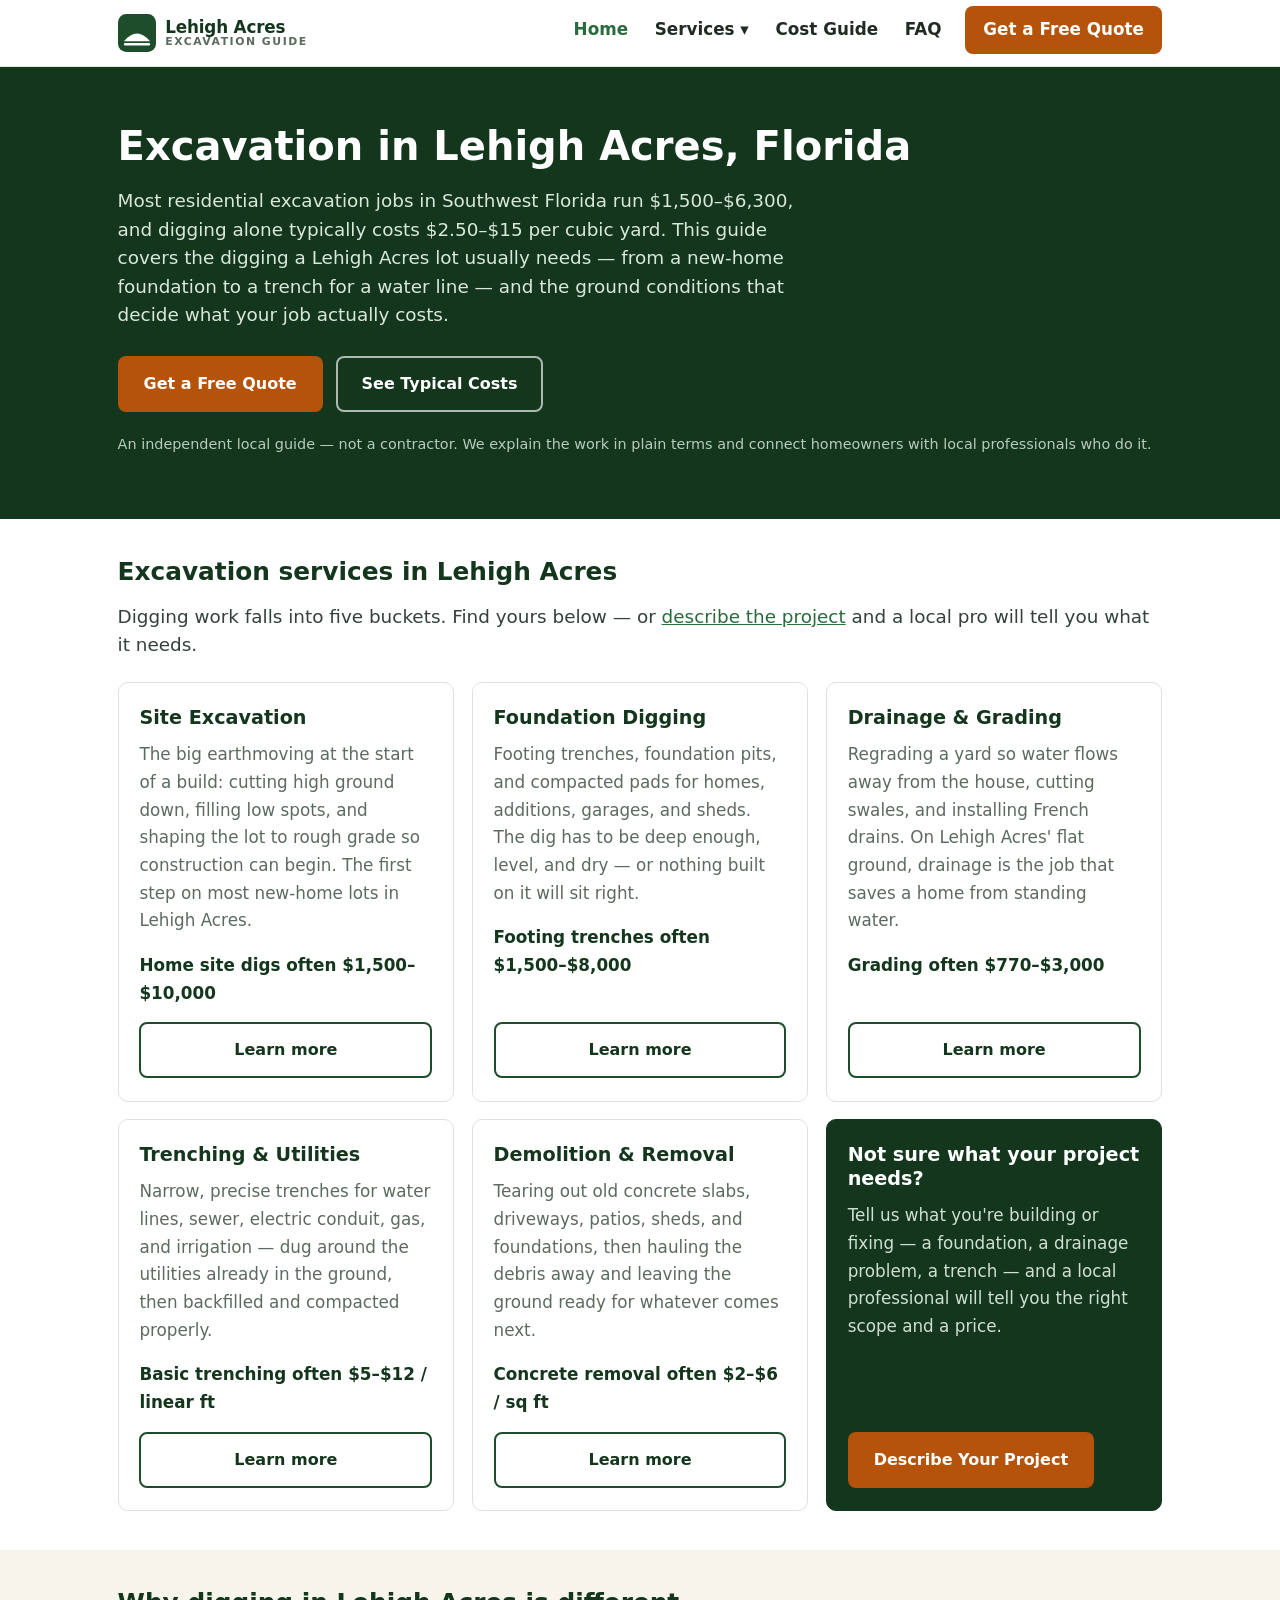
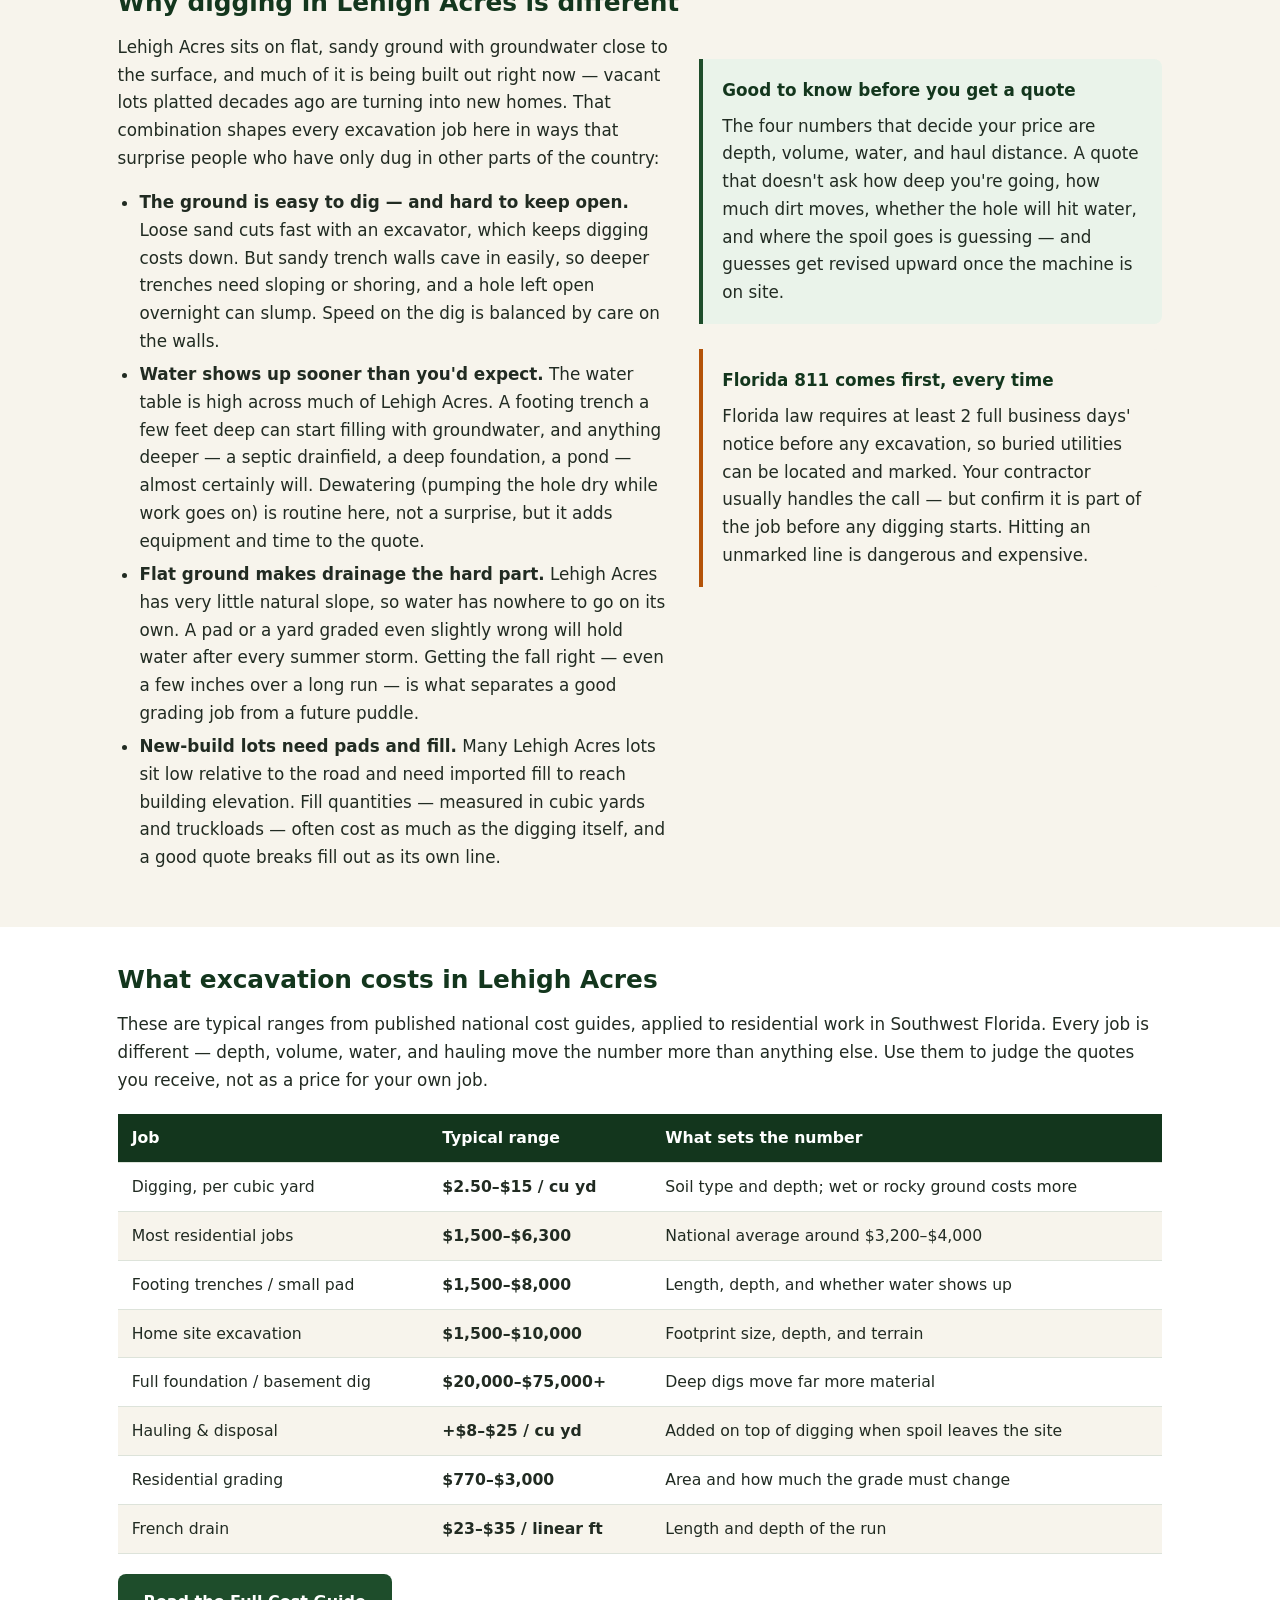
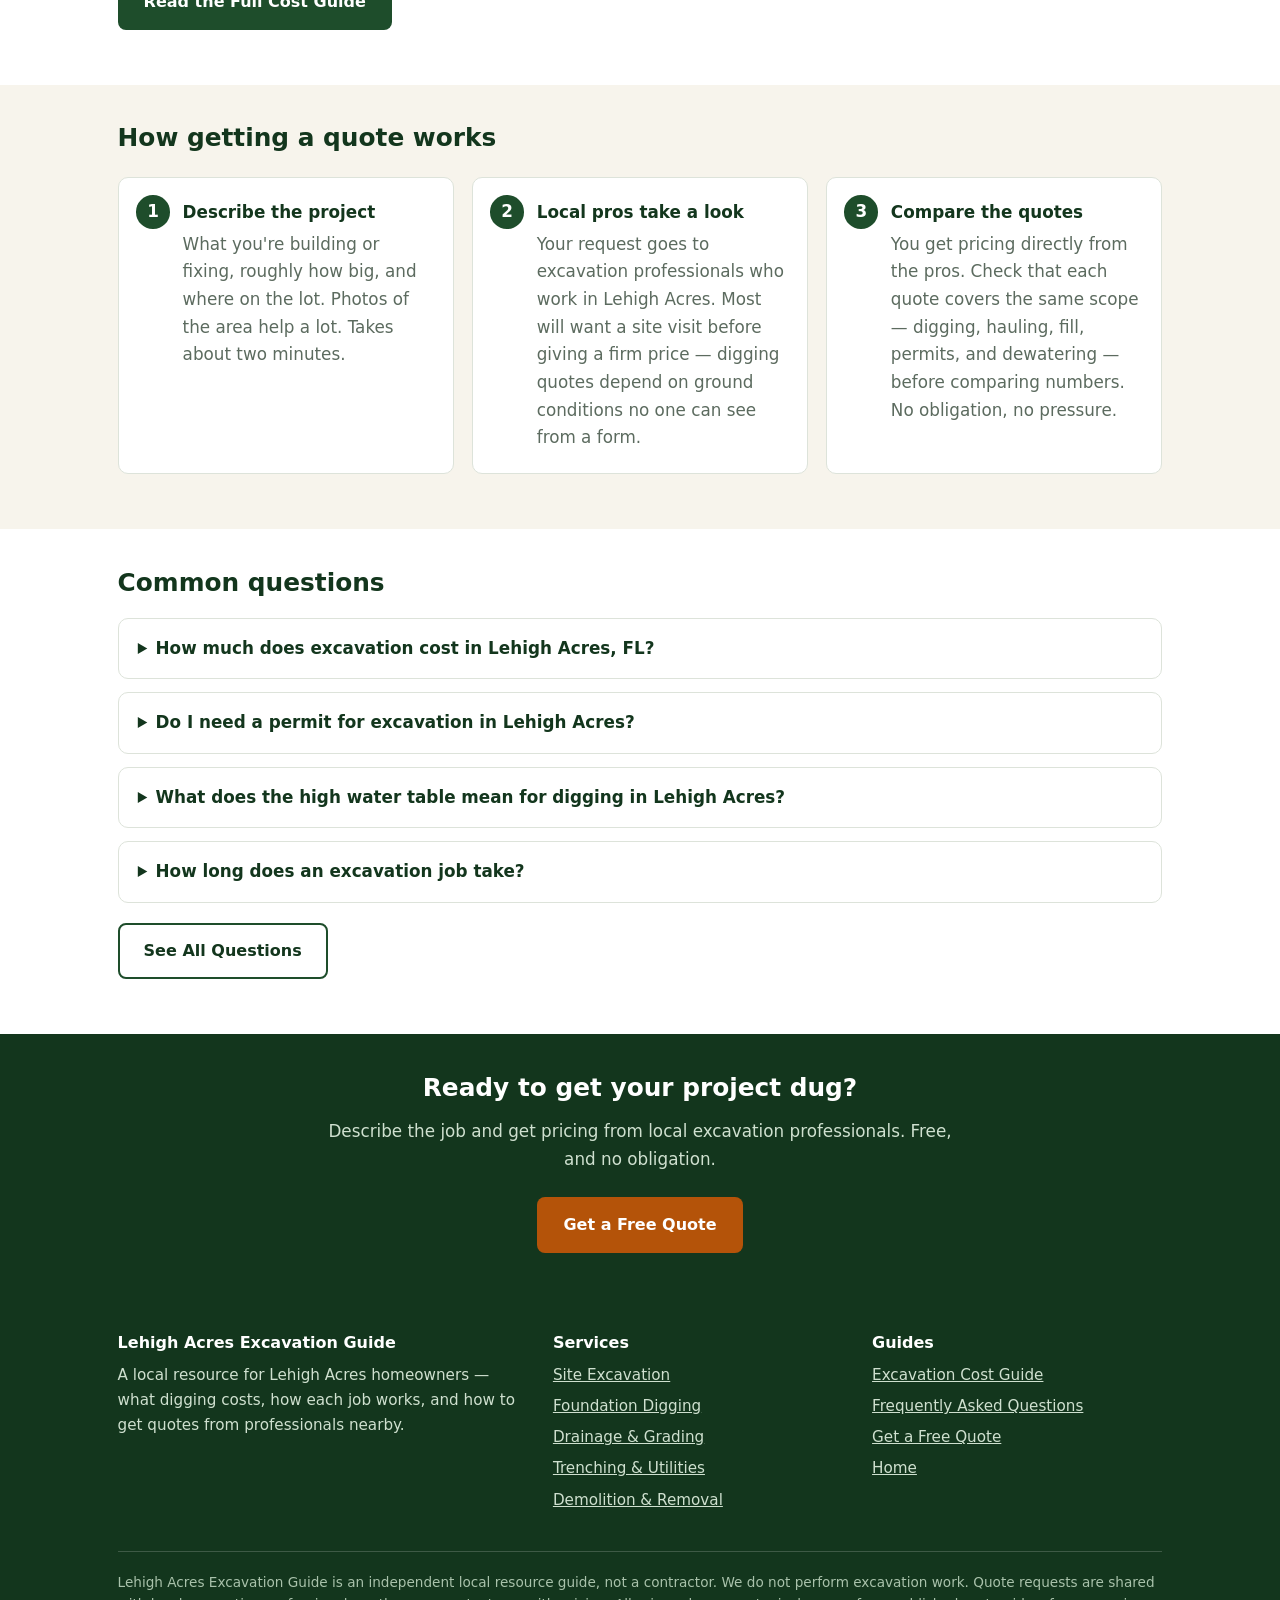
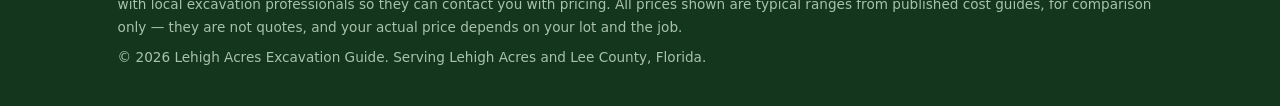
<file: index.html>
<!DOCTYPE html>
<html lang="en">
<head>
  <meta charset="UTF-8">
  <meta name="viewport" content="width=device-width, initial-scale=1.0">
  <title>Excavation in Lehigh Acres, FL | Local Guide &amp; Free Quotes</title>
  <meta name="description" content="Excavation in Lehigh Acres, FL: typical costs, site excavation, foundation digging, drainage and grading, trenching, and demolition — plus the high water table, permits, and how to get quotes from local pros.">
  <!-- PLACEHOLDER DOMAIN: replace nhigh723.github.io/lehigh-acres-excavation with the live domain on publish. -->
  <link rel="canonical" href="https://nhigh723.github.io/lehigh-acres-excavation/">
  <link rel="icon" href="data:image/svg+xml,%3Csvg xmlns='http://www.w3.org/2000/svg' viewBox='0 0 64 64'%3E%3Crect width='64' height='64' rx='14' fill='%231e4d2b'/%3E%3Cpath d='M10 46 Q32 20 54 46 Z' fill='white'/%3E%3Crect x='10' y='49' width='44' height='4' rx='2' fill='white'/%3E%3C/svg%3E">
  <link rel="stylesheet" href="css/style.css">
  <script type="application/ld+json">
  {
    "@context": "https://schema.org",
    "@type": "WebSite",
    "name": "Lehigh Acres Excavation Guide",
    "url": "https://nhigh723.github.io/lehigh-acres-excavation/",
    "description": "An independent local guide to excavation in Lehigh Acres, Florida — costs, services, permits, water table, and quotes from local professionals."
  }
  </script>
  <script type="application/ld+json">
  {
    "@context": "https://schema.org",
    "@type": "FAQPage",
    "mainEntity": [
      {
        "@type": "Question",
        "name": "How much does excavation cost in Lehigh Acres, FL?",
        "acceptedAnswer": {
          "@type": "Answer",
          "text": "Most residential excavation jobs run $1,500–$6,300, according to national cost guides, and digging alone typically costs $2.50–$15 per cubic yard. Footing trenches or a small pad usually run $1,500–$8,000, while a full foundation dig can reach $20,000–$75,000 or more. The final price depends on depth, volume, soil and water conditions, and hauling."
        }
      },
      {
        "@type": "Question",
        "name": "Do I need a permit for excavation in Lehigh Acres?",
        "acceptedAnswer": {
          "@type": "Answer",
          "text": "Lee County requires permits for most excavation tied to construction — foundations, septic systems, drainage changes, and demolition. Small standalone jobs such as a short utility trench may not need one. Your excavation contractor usually handles the permit as part of the job — ask whether permitting is included in the quote."
        }
      },
      {
        "@type": "Question",
        "name": "What does the high water table mean for digging in Lehigh Acres?",
        "acceptedAnswer": {
          "@type": "Answer",
          "text": "Groundwater sits close to the surface across much of Lehigh Acres, so deeper digs often hit water. When that happens the crew has to pump the water out — dewatering — to keep the excavation stable and workable. Dewatering adds time and cost, and it is the most common reason a Lehigh Acres excavation quote comes in higher than the per-yard rate alone would suggest."
        }
      },
      {
        "@type": "Question",
        "name": "How long does an excavation job take?",
        "acceptedAnswer": {
          "@type": "Answer",
          "text": "A short trench or a small pad usually takes a day or two. A foundation dig for a new home takes several days, and full site excavation can run a week or more depending on volume and weather. Wet-season rain (May–October) can pause work when the ground is saturated."
        }
      }
    ]
  }
  </script>
</head>
<body>
  <a class="skip-link" href="#main">Skip to main content</a>

  <header class="site-header">
    <div class="container header-inner">
      <a class="brand" href="index.html" aria-label="Lehigh Acres Excavation Guide — home">
        <svg class="brand-mark" viewBox="0 0 64 64" role="img" aria-hidden="true"><rect width="64" height="64" rx="14" fill="#1e4d2b"/><path d="M10 46 Q32 20 54 46 Z" fill="white"/><rect x="10" y="49" width="44" height="4" rx="2" fill="white"/></svg>
        <span class="brand-text">
          <span class="brand-name">Lehigh Acres</span>
          <span class="brand-tag">Excavation Guide</span>
        </span>
      </a>
      <button class="nav-toggle" type="button" aria-expanded="false" aria-controls="main-nav">
        <span class="nav-toggle-label">Menu</span> &#9776;
      </button>
      <nav class="main-nav" id="main-nav" aria-label="Main navigation">
        <ul>
          <li><a href="index.html" aria-current="page">Home</a></li>
          <li class="has-sub">
            <button class="sub-toggle" type="button" aria-expanded="false">Services &#9662;</button>
            <ul class="sub">
              <li><a href="site-excavation.html">Site Excavation</a></li>
              <li><a href="foundation-digging.html">Foundation Digging</a></li>
              <li><a href="drainage-grading.html">Drainage &amp; Grading</a></li>
              <li><a href="trenching-utilities.html">Trenching &amp; Utilities</a></li>
              <li><a href="demolition-removal.html">Demolition &amp; Removal</a></li>
            </ul>
          </li>
          <li><a href="cost-guide.html">Cost Guide</a></li>
          <li><a href="faq.html">FAQ</a></li>
          <li class="nav-cta"><a href="get-a-quote.html">Get a Free Quote</a></li>
        </ul>
      </nav>
    </div>
  </header>

  <main id="main">
    <section class="hero">
      <div class="container">
        <h1>Excavation in Lehigh Acres, Florida</h1>
        <p class="lede">Most residential excavation jobs in Southwest Florida run $1,500–$6,300, and digging alone typically costs $2.50–$15 per cubic yard. This guide covers the digging a Lehigh Acres lot usually needs — from a new-home foundation to a trench for a water line — and the ground conditions that decide what your job actually costs.</p>
        <div class="btn-row">
          <a class="btn btn-amber" href="get-a-quote.html">Get a Free Quote</a>
          <a class="btn btn-outline-light" href="cost-guide.html">See Typical Costs</a>
        </div>
        <p class="trust-note">An independent local guide — not a contractor. We explain the work in plain terms and connect homeowners with local professionals who do it.</p>
      </div>
    </section>

    <section class="section">
      <div class="container">
        <h2>Excavation services in Lehigh Acres</h2>
        <p class="lede">Digging work falls into five buckets. Find yours below — or <a href="get-a-quote.html">describe the project</a> and a local pro will tell you what it needs.</p>
        <div class="cards">
          <article class="card">
            <h3><a href="site-excavation.html">Site Excavation</a></h3>
            <p>The big earthmoving at the start of a build: cutting high ground down, filling low spots, and shaping the lot to rough grade so construction can begin. The first step on most new-home lots in Lehigh Acres.</p>
            <p class="card-price">Home site digs often $1,500–$10,000</p>
            <a class="btn btn-outline-green" href="site-excavation.html">Learn more</a>
          </article>
          <article class="card">
            <h3><a href="foundation-digging.html">Foundation Digging</a></h3>
            <p>Footing trenches, foundation pits, and compacted pads for homes, additions, garages, and sheds. The dig has to be deep enough, level, and dry — or nothing built on it will sit right.</p>
            <p class="card-price">Footing trenches often $1,500–$8,000</p>
            <a class="btn btn-outline-green" href="foundation-digging.html">Learn more</a>
          </article>
          <article class="card">
            <h3><a href="drainage-grading.html">Drainage &amp; Grading</a></h3>
            <p>Regrading a yard so water flows away from the house, cutting swales, and installing French drains. On Lehigh Acres' flat ground, drainage is the job that saves a home from standing water.</p>
            <p class="card-price">Grading often $770–$3,000</p>
            <a class="btn btn-outline-green" href="drainage-grading.html">Learn more</a>
          </article>
          <article class="card">
            <h3><a href="trenching-utilities.html">Trenching &amp; Utilities</a></h3>
            <p>Narrow, precise trenches for water lines, sewer, electric conduit, gas, and irrigation — dug around the utilities already in the ground, then backfilled and compacted properly.</p>
            <p class="card-price">Basic trenching often $5–$12 / linear ft</p>
            <a class="btn btn-outline-green" href="trenching-utilities.html">Learn more</a>
          </article>
          <article class="card">
            <h3><a href="demolition-removal.html">Demolition &amp; Removal</a></h3>
            <p>Tearing out old concrete slabs, driveways, patios, sheds, and foundations, then hauling the debris away and leaving the ground ready for whatever comes next.</p>
            <p class="card-price">Concrete removal often $2–$6 / sq ft</p>
            <a class="btn btn-outline-green" href="demolition-removal.html">Learn more</a>
          </article>
          <article class="card card--cta">
            <h3>Not sure what your project needs?</h3>
            <p>Tell us what you're building or fixing — a foundation, a drainage problem, a trench — and a local professional will tell you the right scope and a price.</p>
            <a class="btn btn-amber" href="get-a-quote.html">Describe Your Project</a>
          </article>
        </div>
      </div>
    </section>

    <section class="section section--sand">
      <div class="container">
        <h2>Why digging in Lehigh Acres is different</h2>
        <div class="split">
          <div>
            <p>Lehigh Acres sits on flat, sandy ground with groundwater close to the surface, and much of it is being built out right now — vacant lots platted decades ago are turning into new homes. That combination shapes every excavation job here in ways that surprise people who have only dug in other parts of the country:</p>
            <ul>
              <li><strong>The ground is easy to dig — and hard to keep open.</strong> Loose sand cuts fast with an excavator, which keeps digging costs down. But sandy trench walls cave in easily, so deeper trenches need sloping or shoring, and a hole left open overnight can slump. Speed on the dig is balanced by care on the walls.</li>
              <li><strong>Water shows up sooner than you'd expect.</strong> The water table is high across much of Lehigh Acres. A footing trench a few feet deep can start filling with groundwater, and anything deeper — a septic drainfield, a deep foundation, a pond — almost certainly will. Dewatering (pumping the hole dry while work goes on) is routine here, not a surprise, but it adds equipment and time to the quote.</li>
              <li><strong>Flat ground makes drainage the hard part.</strong> Lehigh Acres has very little natural slope, so water has nowhere to go on its own. A pad or a yard graded even slightly wrong will hold water after every summer storm. Getting the fall right — even a few inches over a long run — is what separates a good grading job from a future puddle.</li>
              <li><strong>New-build lots need pads and fill.</strong> Many Lehigh Acres lots sit low relative to the road and need imported fill to reach building elevation. Fill quantities — measured in cubic yards and truckloads — often cost as much as the digging itself, and a good quote breaks fill out as its own line.</li>
            </ul>
          </div>
          <div>
            <div class="callout callout--green">
              <p><strong>Good to know before you get a quote</strong></p>
              <p>The four numbers that decide your price are depth, volume, water, and haul distance. A quote that doesn't ask how deep you're going, how much dirt moves, whether the hole will hit water, and where the spoil goes is guessing — and guesses get revised upward once the machine is on site.</p>
            </div>
            <div class="callout">
              <p><strong>Florida 811 comes first, every time</strong></p>
              <p>Florida law requires at least 2 full business days' notice before any excavation, so buried utilities can be located and marked. Your contractor usually handles the call — but confirm it is part of the job before any digging starts. Hitting an unmarked line is dangerous and expensive.</p>
            </div>
          </div>
        </div>
      </div>
    </section>

    <section class="section">
      <div class="container">
        <h2>What excavation costs in Lehigh Acres</h2>
        <p>These are typical ranges from published national cost guides, applied to residential work in Southwest Florida. Every job is different — depth, volume, water, and hauling move the number more than anything else. Use them to judge the quotes you receive, not as a price for your own job.</p>
        <div class="table-wrap">
          <table>
            <thead>
              <tr><th scope="col">Job</th><th scope="col">Typical range</th><th scope="col">What sets the number</th></tr>
            </thead>
            <tbody>
              <tr><td>Digging, per cubic yard</td><td class="price">$2.50–$15 / cu yd</td><td>Soil type and depth; wet or rocky ground costs more</td></tr>
              <tr><td>Most residential jobs</td><td class="price">$1,500–$6,300</td><td>National average around $3,200–$4,000</td></tr>
              <tr><td>Footing trenches / small pad</td><td class="price">$1,500–$8,000</td><td>Length, depth, and whether water shows up</td></tr>
              <tr><td>Home site excavation</td><td class="price">$1,500–$10,000</td><td>Footprint size, depth, and terrain</td></tr>
              <tr><td>Full foundation / basement dig</td><td class="price">$20,000–$75,000+</td><td>Deep digs move far more material</td></tr>
              <tr><td>Hauling &amp; disposal</td><td class="price">+$8–$25 / cu yd</td><td>Added on top of digging when spoil leaves the site</td></tr>
              <tr><td>Residential grading</td><td class="price">$770–$3,000</td><td>Area and how much the grade must change</td></tr>
              <tr><td>French drain</td><td class="price">$23–$35 / linear ft</td><td>Length and depth of the run</td></tr>
            </tbody>
          </table>
        </div>
        <p><a class="btn btn-green" href="cost-guide.html">Read the Full Cost Guide</a></p>
      </div>
    </section>

    <section class="section section--sand">
      <div class="container">
        <h2>How getting a quote works</h2>
        <ol class="steps">
          <li>
            <strong>Describe the project</strong>
            <p>What you're building or fixing, roughly how big, and where on the lot. Photos of the area help a lot. Takes about two minutes.</p>
          </li>
          <li>
            <strong>Local pros take a look</strong>
            <p>Your request goes to excavation professionals who work in Lehigh Acres. Most will want a site visit before giving a firm price — digging quotes depend on ground conditions no one can see from a form.</p>
          </li>
          <li>
            <strong>Compare the quotes</strong>
            <p>You get pricing directly from the pros. Check that each quote covers the same scope — digging, hauling, fill, permits, and dewatering — before comparing numbers. No obligation, no pressure.</p>
          </li>
        </ol>
      </div>
    </section>

    <section class="section">
      <div class="container">
        <h2>Common questions</h2>
        <div class="faq-list">
          <details>
            <summary>How much does excavation cost in Lehigh Acres, FL?</summary>
            <p>Most residential excavation jobs run $1,500–$6,300, according to national cost guides, and digging alone typically costs $2.50–$15 per cubic yard. Footing trenches or a small pad usually run $1,500–$8,000, while a full foundation dig can reach $20,000–$75,000 or more. The final price depends on depth, volume, soil and water conditions, and hauling. See the full <a href="cost-guide.html">cost guide</a>.</p>
          </details>
          <details>
            <summary>Do I need a permit for excavation in Lehigh Acres?</summary>
            <p>Lee County requires permits for most excavation tied to construction — foundations, septic systems, drainage changes, and demolition. Small standalone jobs such as a short utility trench may not need one. Your excavation contractor usually handles the permit as part of the job — ask whether permitting is included in the quote.</p>
          </details>
          <details>
            <summary>What does the high water table mean for digging in Lehigh Acres?</summary>
            <p>Groundwater sits close to the surface across much of Lehigh Acres, so deeper digs often hit water. When that happens the crew has to pump the water out — dewatering — to keep the excavation stable and workable. Dewatering adds time and cost, and it is the most common reason a Lehigh Acres excavation quote comes in higher than the per-yard rate alone would suggest.</p>
          </details>
          <details>
            <summary>How long does an excavation job take?</summary>
            <p>A short trench or a small pad usually takes a day or two. A foundation dig for a new home takes several days, and full site excavation can run a week or more depending on volume and weather. Wet-season rain (May–October) can pause work when the ground is saturated.</p>
          </details>
        </div>
        <p style="margin-top: 1.2em;"><a class="btn btn-outline-green" href="faq.html">See All Questions</a></p>
      </div>
    </section>

    <section class="cta-band">
      <div class="container">
        <h2>Ready to get your project dug?</h2>
        <p>Describe the job and get pricing from local excavation professionals. Free, and no obligation.</p>
        <a class="btn btn-amber" href="get-a-quote.html">Get a Free Quote</a>
      </div>
    </section>
  </main>

  <footer class="site-footer">
    <div class="container">
      <div class="footer-grid">
        <div>
          <h3>Lehigh Acres Excavation Guide</h3>
          <p>A local resource for Lehigh Acres homeowners — what digging costs, how each job works, and how to get quotes from professionals nearby.</p>
        </div>
        <div>
          <h3>Services</h3>
          <ul>
            <li><a href="site-excavation.html">Site Excavation</a></li>
            <li><a href="foundation-digging.html">Foundation Digging</a></li>
            <li><a href="drainage-grading.html">Drainage &amp; Grading</a></li>
            <li><a href="trenching-utilities.html">Trenching &amp; Utilities</a></li>
            <li><a href="demolition-removal.html">Demolition &amp; Removal</a></li>
          </ul>
        </div>
        <div>
          <h3>Guides</h3>
          <ul>
            <li><a href="cost-guide.html">Excavation Cost Guide</a></li>
            <li><a href="faq.html">Frequently Asked Questions</a></li>
            <li><a href="get-a-quote.html">Get a Free Quote</a></li>
            <li><a href="index.html">Home</a></li>
          </ul>
        </div>
      </div>
      <div class="footer-disclaimer">
        <p>Lehigh Acres Excavation Guide is an independent local resource guide, not a contractor. We do not perform excavation work. Quote requests are shared with local excavation professionals so they can contact you with pricing. All prices shown are typical ranges from published cost guides, for comparison only — they are not quotes, and your actual price depends on your lot and the job.</p>
        <p>&copy; 2026 Lehigh Acres Excavation Guide. Serving Lehigh Acres and Lee County, Florida.</p>
      </div>
    </div>
  </footer>

  <script src="js/main.js"></script>
</body>
</html>
</file>
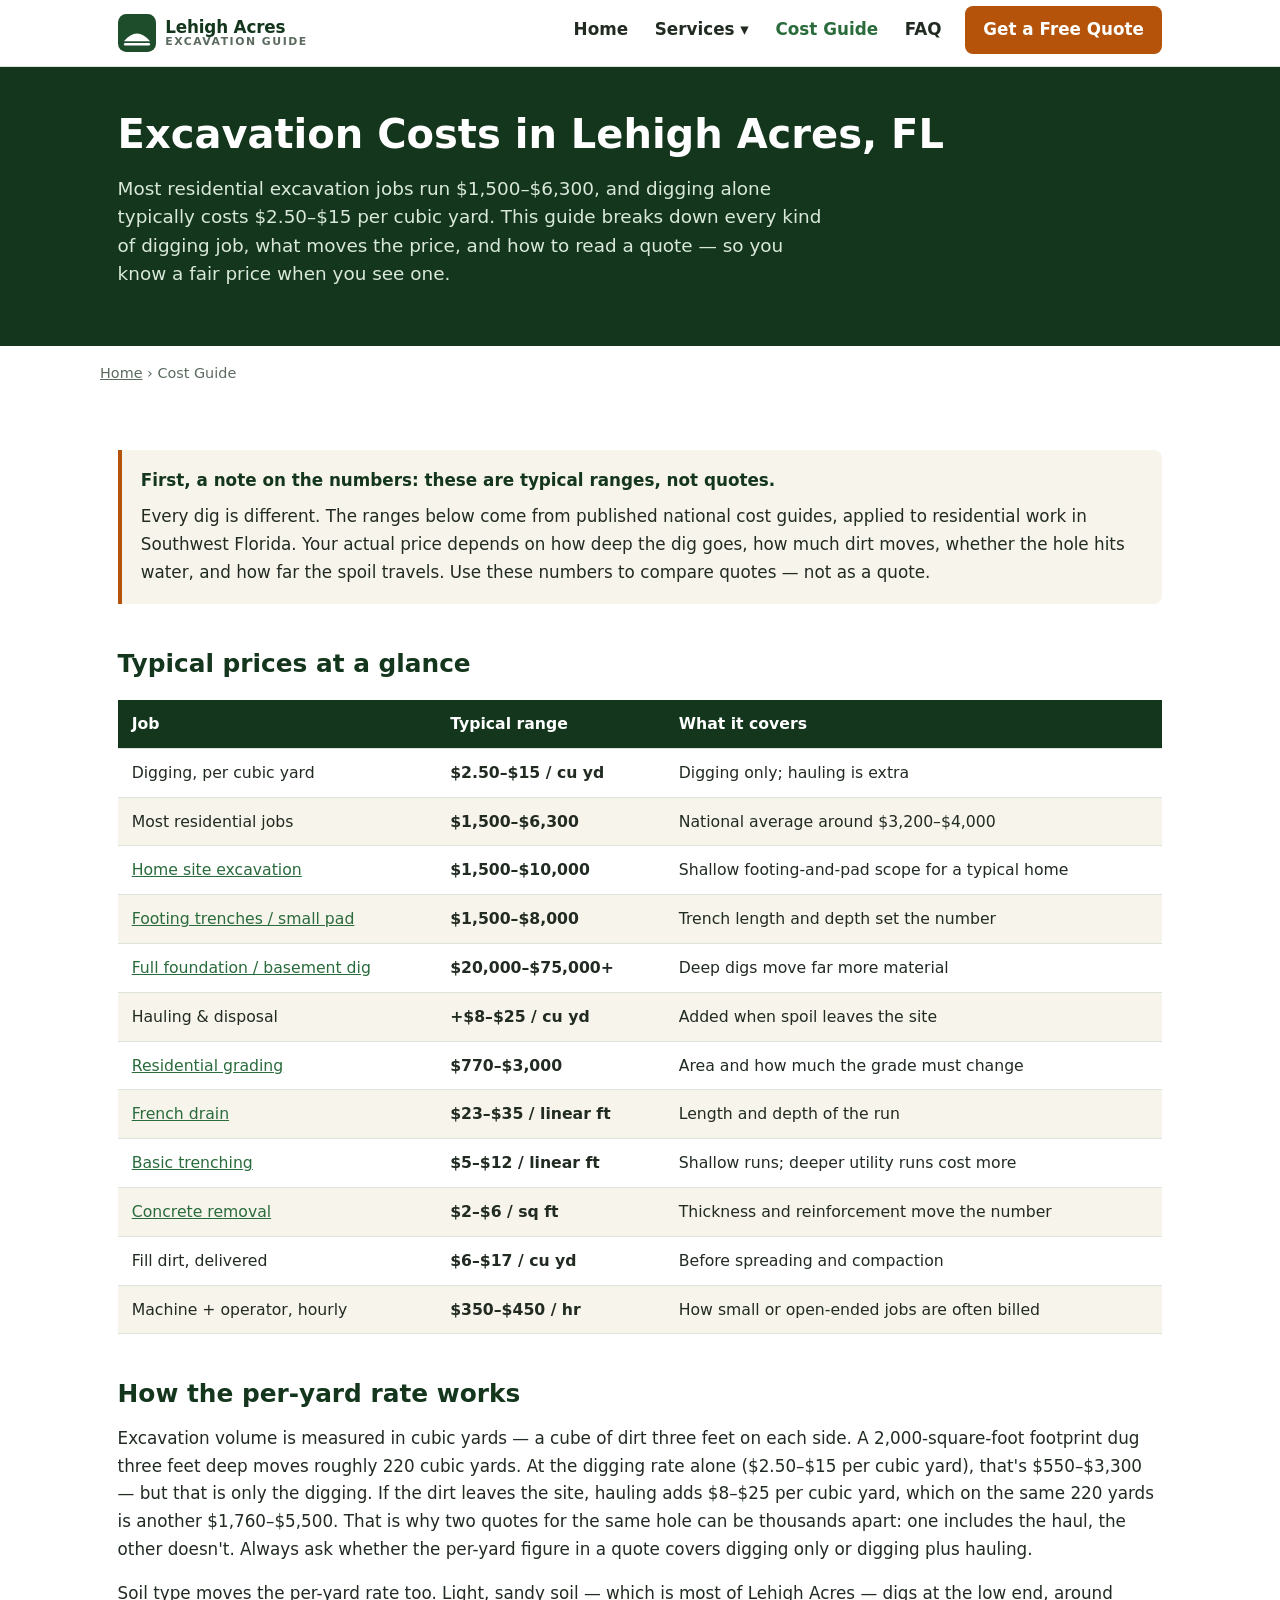
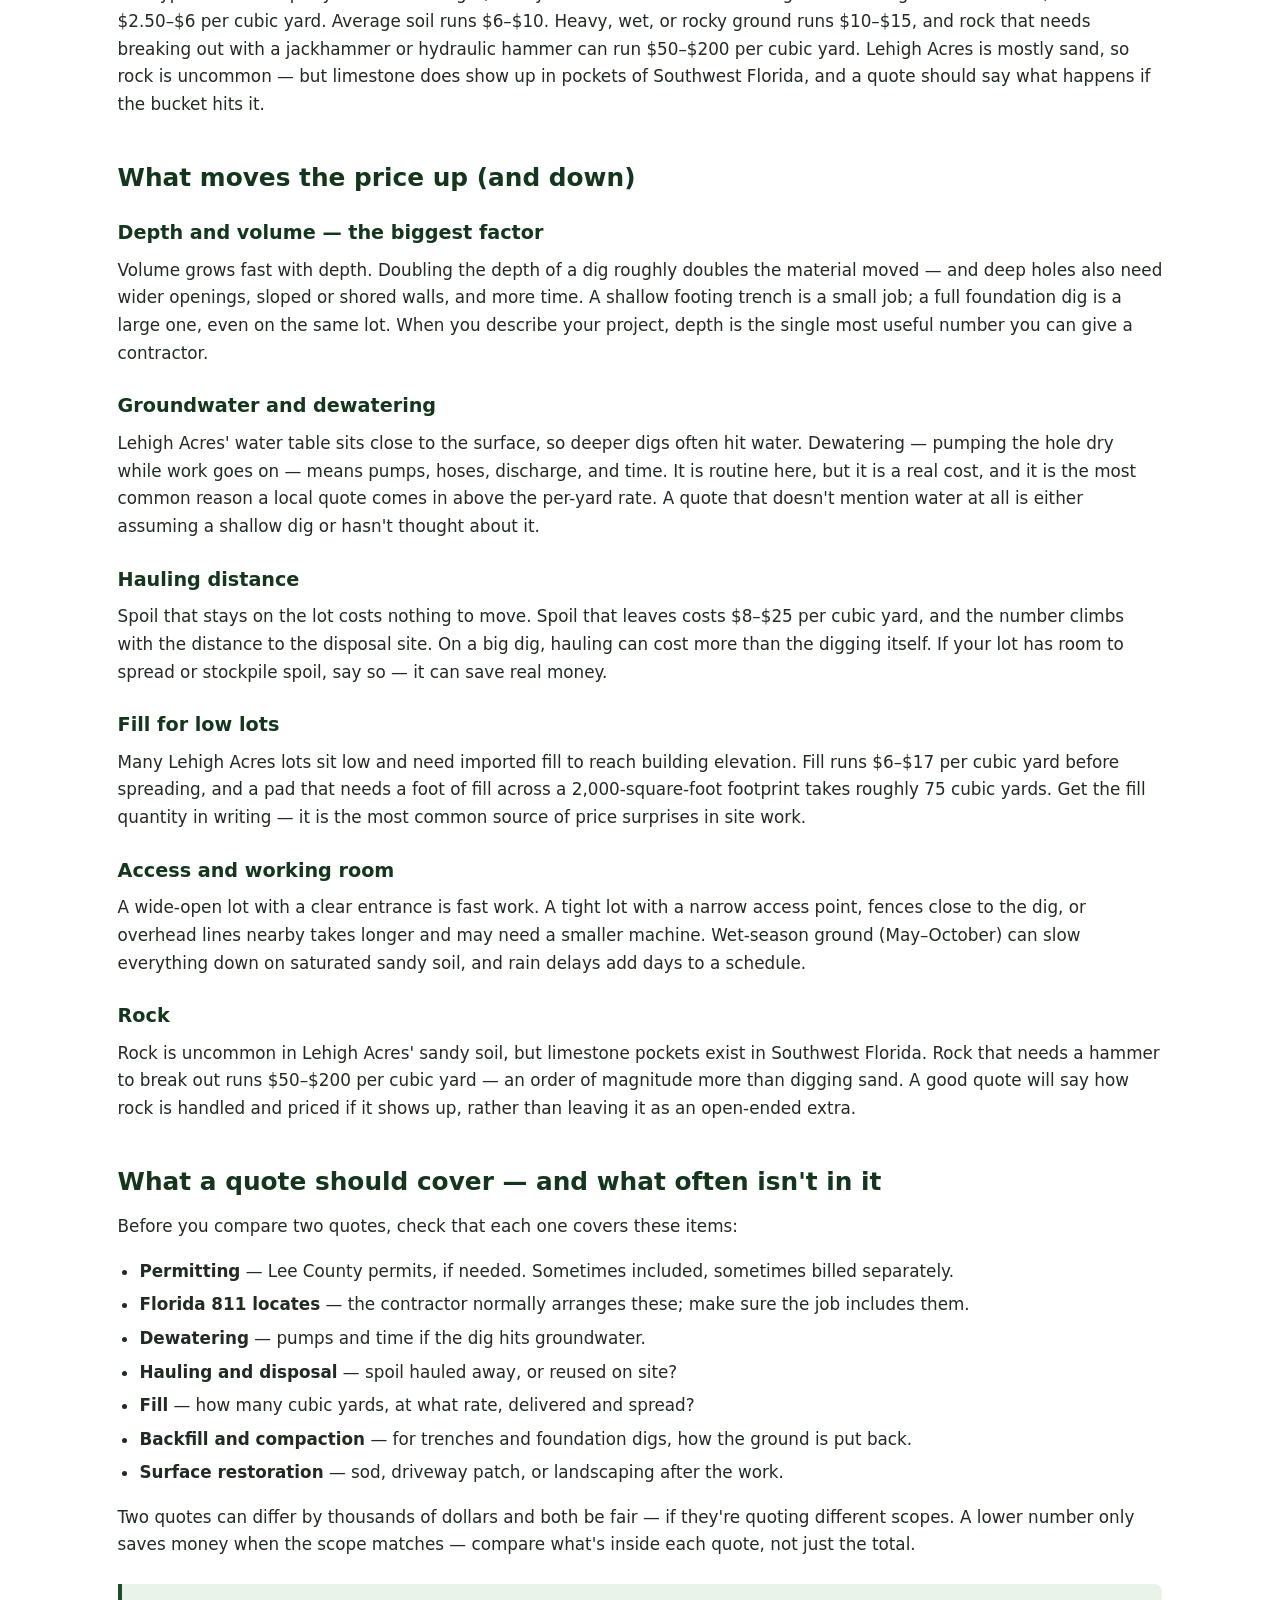
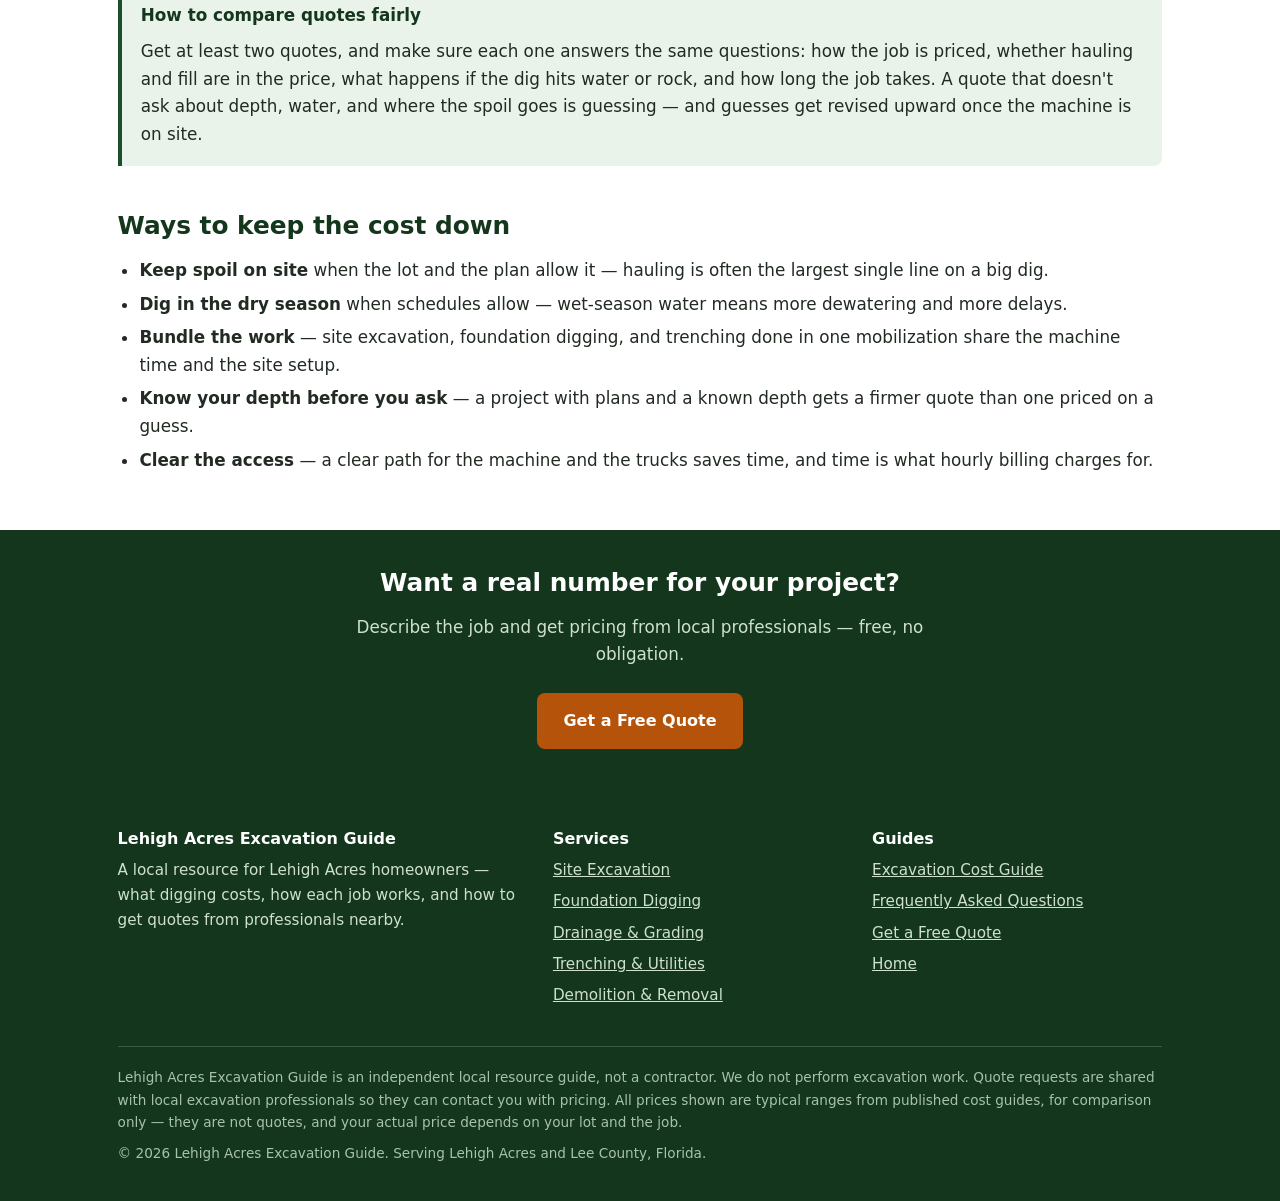
<file: cost-guide.html>
<!DOCTYPE html>
<html lang="en">
<head>
  <meta charset="UTF-8">
  <meta name="viewport" content="width=device-width, initial-scale=1.0">
  <title>Excavation Costs in Lehigh Acres, FL | 2026 Price Guide</title>
  <meta name="description" content="Excavation costs in Lehigh Acres, FL: digging $2.50–$15 per cubic yard, most residential jobs $1,500–$6,300 — and what moves the price: depth, water, hauling, rock, and fill.">
  <!-- PLACEHOLDER DOMAIN: replace nhigh723.github.io/lehigh-acres-excavation with the live domain on publish. -->
  <link rel="canonical" href="https://nhigh723.github.io/lehigh-acres-excavation/cost-guide.html">
  <link rel="icon" href="data:image/svg+xml,%3Csvg xmlns='http://www.w3.org/2000/svg' viewBox='0 0 64 64'%3E%3Crect width='64' height='64' rx='14' fill='%231e4d2b'/%3E%3Cpath d='M10 46 Q32 20 54 46 Z' fill='white'/%3E%3Crect x='10' y='49' width='44' height='4' rx='2' fill='white'/%3E%3C/svg%3E">
  <link rel="stylesheet" href="css/style.css">
  <script type="application/ld+json">
  {
    "@context": "https://schema.org",
    "@type": "FAQPage",
    "mainEntity": [
      {
        "@type": "Question",
        "name": "How much does excavation cost per cubic yard?",
        "acceptedAnswer": {
          "@type": "Answer",
          "text": "Digging alone typically costs $2.50–$15 per cubic yard, according to national cost guides. Light, sandy soil runs $2.50–$6 per cubic yard, average soil $6–$10, and heavy, wet, or rocky ground $10–$15. Hauling and disposal of the removed material typically adds another $8–$25 per cubic yard on top."
        }
      },
      {
        "@type": "Question",
        "name": "What makes excavation more expensive in Lehigh Acres?",
        "acceptedAnswer": {
          "@type": "Answer",
          "text": "The biggest cost drivers are depth and volume (deeper digs move far more material), groundwater (dewatering adds pumps and time), hauling distance (spoil that leaves the site costs $8–$25 per cubic yard), fill quantities for low lots, difficult access, and rock, which can cost $50–$200 per cubic yard to break out."
        }
      },
      {
        "@type": "Question",
        "name": "Is excavation priced per job, per cubic yard, or per hour?",
        "acceptedAnswer": {
          "@type": "Answer",
          "text": "All three are used. Defined projects such as a foundation dig or a driveway removal are usually priced per job. Large earthmoving is often priced per cubic yard of material moved. Small or open-ended jobs are often billed hourly, with machine and operator typically running $350–$450 per hour. Ask which method a quote uses before comparing it with another."
        }
      }
    ]
  }
  </script>
</head>
<body>
  <a class="skip-link" href="#main">Skip to main content</a>

  <header class="site-header">
    <div class="container header-inner">
      <a class="brand" href="index.html" aria-label="Lehigh Acres Excavation Guide — home">
        <svg class="brand-mark" viewBox="0 0 64 64" role="img" aria-hidden="true"><rect width="64" height="64" rx="14" fill="#1e4d2b"/><path d="M10 46 Q32 20 54 46 Z" fill="white"/><rect x="10" y="49" width="44" height="4" rx="2" fill="white"/></svg>
        <span class="brand-text">
          <span class="brand-name">Lehigh Acres</span>
          <span class="brand-tag">Excavation Guide</span>
        </span>
      </a>
      <button class="nav-toggle" type="button" aria-expanded="false" aria-controls="main-nav">
        <span class="nav-toggle-label">Menu</span> &#9776;
      </button>
      <nav class="main-nav" id="main-nav" aria-label="Main navigation">
        <ul>
          <li><a href="index.html">Home</a></li>
          <li class="has-sub">
            <button class="sub-toggle" type="button" aria-expanded="false">Services &#9662;</button>
            <ul class="sub">
              <li><a href="site-excavation.html">Site Excavation</a></li>
              <li><a href="foundation-digging.html">Foundation Digging</a></li>
              <li><a href="drainage-grading.html">Drainage &amp; Grading</a></li>
              <li><a href="trenching-utilities.html">Trenching &amp; Utilities</a></li>
              <li><a href="demolition-removal.html">Demolition &amp; Removal</a></li>
            </ul>
          </li>
          <li><a href="cost-guide.html" aria-current="page">Cost Guide</a></li>
          <li><a href="faq.html">FAQ</a></li>
          <li class="nav-cta"><a href="get-a-quote.html">Get a Free Quote</a></li>
        </ul>
      </nav>
    </div>
  </header>

  <main id="main">
    <section class="hero hero--plain">
      <div class="container">
        <h1>Excavation Costs in Lehigh Acres, FL</h1>
        <p class="lede">Most residential excavation jobs run $1,500–$6,300, and digging alone typically costs $2.50–$15 per cubic yard. This guide breaks down every kind of digging job, what moves the price, and how to read a quote — so you know a fair price when you see one.</p>
      </div>
    </section>

    <nav class="container breadcrumbs" aria-label="Breadcrumb"><a href="index.html">Home</a> &rsaquo; Cost Guide</nav>

    <section class="section">
      <div class="container">
        <div class="callout">
          <p><strong>First, a note on the numbers: these are typical ranges, not quotes.</strong></p>
          <p>Every dig is different. The ranges below come from published national cost guides, applied to residential work in Southwest Florida. Your actual price depends on how deep the dig goes, how much dirt moves, whether the hole hits water, and how far the spoil travels. Use these numbers to compare quotes — not as a quote.</p>
        </div>

        <h2>Typical prices at a glance</h2>
        <div class="table-wrap">
          <table>
            <thead>
              <tr><th scope="col">Job</th><th scope="col">Typical range</th><th scope="col">What it covers</th></tr>
            </thead>
            <tbody>
              <tr><td>Digging, per cubic yard</td><td class="price">$2.50–$15 / cu yd</td><td>Digging only; hauling is extra</td></tr>
              <tr><td>Most residential jobs</td><td class="price">$1,500–$6,300</td><td>National average around $3,200–$4,000</td></tr>
              <tr><td><a href="site-excavation.html">Home site excavation</a></td><td class="price">$1,500–$10,000</td><td>Shallow footing-and-pad scope for a typical home</td></tr>
              <tr><td><a href="foundation-digging.html">Footing trenches / small pad</a></td><td class="price">$1,500–$8,000</td><td>Trench length and depth set the number</td></tr>
              <tr><td><a href="foundation-digging.html">Full foundation / basement dig</a></td><td class="price">$20,000–$75,000+</td><td>Deep digs move far more material</td></tr>
              <tr><td>Hauling &amp; disposal</td><td class="price">+$8–$25 / cu yd</td><td>Added when spoil leaves the site</td></tr>
              <tr><td><a href="drainage-grading.html">Residential grading</a></td><td class="price">$770–$3,000</td><td>Area and how much the grade must change</td></tr>
              <tr><td><a href="drainage-grading.html">French drain</a></td><td class="price">$23–$35 / linear ft</td><td>Length and depth of the run</td></tr>
              <tr><td><a href="trenching-utilities.html">Basic trenching</a></td><td class="price">$5–$12 / linear ft</td><td>Shallow runs; deeper utility runs cost more</td></tr>
              <tr><td><a href="demolition-removal.html">Concrete removal</a></td><td class="price">$2–$6 / sq ft</td><td>Thickness and reinforcement move the number</td></tr>
              <tr><td>Fill dirt, delivered</td><td class="price">$6–$17 / cu yd</td><td>Before spreading and compaction</td></tr>
              <tr><td>Machine + operator, hourly</td><td class="price">$350–$450 / hr</td><td>How small or open-ended jobs are often billed</td></tr>
            </tbody>
          </table>
        </div>

        <h2>How the per-yard rate works</h2>
        <p>Excavation volume is measured in cubic yards — a cube of dirt three feet on each side. A 2,000-square-foot footprint dug three feet deep moves roughly 220 cubic yards. At the digging rate alone ($2.50–$15 per cubic yard), that's $550–$3,300 — but that is only the digging. If the dirt leaves the site, hauling adds $8–$25 per cubic yard, which on the same 220 yards is another $1,760–$5,500. That is why two quotes for the same hole can be thousands apart: one includes the haul, the other doesn't. Always ask whether the per-yard figure in a quote covers digging only or digging plus hauling.</p>
        <p>Soil type moves the per-yard rate too. Light, sandy soil — which is most of Lehigh Acres — digs at the low end, around $2.50–$6 per cubic yard. Average soil runs $6–$10. Heavy, wet, or rocky ground runs $10–$15, and rock that needs breaking out with a jackhammer or hydraulic hammer can run $50–$200 per cubic yard. Lehigh Acres is mostly sand, so rock is uncommon — but limestone does show up in pockets of Southwest Florida, and a quote should say what happens if the bucket hits it.</p>

        <h2>What moves the price up (and down)</h2>
        <h3>Depth and volume — the biggest factor</h3>
        <p>Volume grows fast with depth. Doubling the depth of a dig roughly doubles the material moved — and deep holes also need wider openings, sloped or shored walls, and more time. A shallow footing trench is a small job; a full foundation dig is a large one, even on the same lot. When you describe your project, depth is the single most useful number you can give a contractor.</p>
        <h3>Groundwater and dewatering</h3>
        <p>Lehigh Acres' water table sits close to the surface, so deeper digs often hit water. Dewatering — pumping the hole dry while work goes on — means pumps, hoses, discharge, and time. It is routine here, but it is a real cost, and it is the most common reason a local quote comes in above the per-yard rate. A quote that doesn't mention water at all is either assuming a shallow dig or hasn't thought about it.</p>
        <h3>Hauling distance</h3>
        <p>Spoil that stays on the lot costs nothing to move. Spoil that leaves costs $8–$25 per cubic yard, and the number climbs with the distance to the disposal site. On a big dig, hauling can cost more than the digging itself. If your lot has room to spread or stockpile spoil, say so — it can save real money.</p>
        <h3>Fill for low lots</h3>
        <p>Many Lehigh Acres lots sit low and need imported fill to reach building elevation. Fill runs $6–$17 per cubic yard before spreading, and a pad that needs a foot of fill across a 2,000-square-foot footprint takes roughly 75 cubic yards. Get the fill quantity in writing — it is the most common source of price surprises in site work.</p>
        <h3>Access and working room</h3>
        <p>A wide-open lot with a clear entrance is fast work. A tight lot with a narrow access point, fences close to the dig, or overhead lines nearby takes longer and may need a smaller machine. Wet-season ground (May–October) can slow everything down on saturated sandy soil, and rain delays add days to a schedule.</p>
        <h3>Rock</h3>
        <p>Rock is uncommon in Lehigh Acres' sandy soil, but limestone pockets exist in Southwest Florida. Rock that needs a hammer to break out runs $50–$200 per cubic yard — an order of magnitude more than digging sand. A good quote will say how rock is handled and priced if it shows up, rather than leaving it as an open-ended extra.</p>

        <h2>What a quote should cover — and what often isn't in it</h2>
        <p>Before you compare two quotes, check that each one covers these items:</p>
        <ul>
          <li><strong>Permitting</strong> — Lee County permits, if needed. Sometimes included, sometimes billed separately.</li>
          <li><strong>Florida 811 locates</strong> — the contractor normally arranges these; make sure the job includes them.</li>
          <li><strong>Dewatering</strong> — pumps and time if the dig hits groundwater.</li>
          <li><strong>Hauling and disposal</strong> — spoil hauled away, or reused on site?</li>
          <li><strong>Fill</strong> — how many cubic yards, at what rate, delivered and spread?</li>
          <li><strong>Backfill and compaction</strong> — for trenches and foundation digs, how the ground is put back.</li>
          <li><strong>Surface restoration</strong> — sod, driveway patch, or landscaping after the work.</li>
        </ul>
        <p>Two quotes can differ by thousands of dollars and both be fair — if they're quoting different scopes. A lower number only saves money when the scope matches — compare what's inside each quote, not just the total.</p>

        <div class="callout callout--green">
          <p><strong>How to compare quotes fairly</strong></p>
          <p>Get at least two quotes, and make sure each one answers the same questions: how the job is priced, whether hauling and fill are in the price, what happens if the dig hits water or rock, and how long the job takes. A quote that doesn't ask about depth, water, and where the spoil goes is guessing — and guesses get revised upward once the machine is on site.</p>
        </div>

        <h2>Ways to keep the cost down</h2>
        <ul>
          <li><strong>Keep spoil on site</strong> when the lot and the plan allow it — hauling is often the largest single line on a big dig.</li>
          <li><strong>Dig in the dry season</strong> when schedules allow — wet-season water means more dewatering and more delays.</li>
          <li><strong>Bundle the work</strong> — site excavation, foundation digging, and trenching done in one mobilization share the machine time and the site setup.</li>
          <li><strong>Know your depth before you ask</strong> — a project with plans and a known depth gets a firmer quote than one priced on a guess.</li>
          <li><strong>Clear the access</strong> — a clear path for the machine and the trucks saves time, and time is what hourly billing charges for.</li>
        </ul>
      </div>
    </section>

    <section class="cta-band">
      <div class="container">
        <h2>Want a real number for your project?</h2>
        <p>Describe the job and get pricing from local professionals — free, no obligation.</p>
        <a class="btn btn-amber" href="get-a-quote.html">Get a Free Quote</a>
      </div>
    </section>
  </main>

  <footer class="site-footer">
    <div class="container">
      <div class="footer-grid">
        <div>
          <h3>Lehigh Acres Excavation Guide</h3>
          <p>A local resource for Lehigh Acres homeowners — what digging costs, how each job works, and how to get quotes from professionals nearby.</p>
        </div>
        <div>
          <h3>Services</h3>
          <ul>
            <li><a href="site-excavation.html">Site Excavation</a></li>
            <li><a href="foundation-digging.html">Foundation Digging</a></li>
            <li><a href="drainage-grading.html">Drainage &amp; Grading</a></li>
            <li><a href="trenching-utilities.html">Trenching &amp; Utilities</a></li>
            <li><a href="demolition-removal.html">Demolition &amp; Removal</a></li>
          </ul>
        </div>
        <div>
          <h3>Guides</h3>
          <ul>
            <li><a href="cost-guide.html">Excavation Cost Guide</a></li>
            <li><a href="faq.html">Frequently Asked Questions</a></li>
            <li><a href="get-a-quote.html">Get a Free Quote</a></li>
            <li><a href="index.html">Home</a></li>
          </ul>
        </div>
      </div>
      <div class="footer-disclaimer">
        <p>Lehigh Acres Excavation Guide is an independent local resource guide, not a contractor. We do not perform excavation work. Quote requests are shared with local excavation professionals so they can contact you with pricing. All prices shown are typical ranges from published cost guides, for comparison only — they are not quotes, and your actual price depends on your lot and the job.</p>
        <p>&copy; 2026 Lehigh Acres Excavation Guide. Serving Lehigh Acres and Lee County, Florida.</p>
      </div>
    </div>
  </footer>

  <script src="js/main.js"></script>
</body>
</html>
</file>
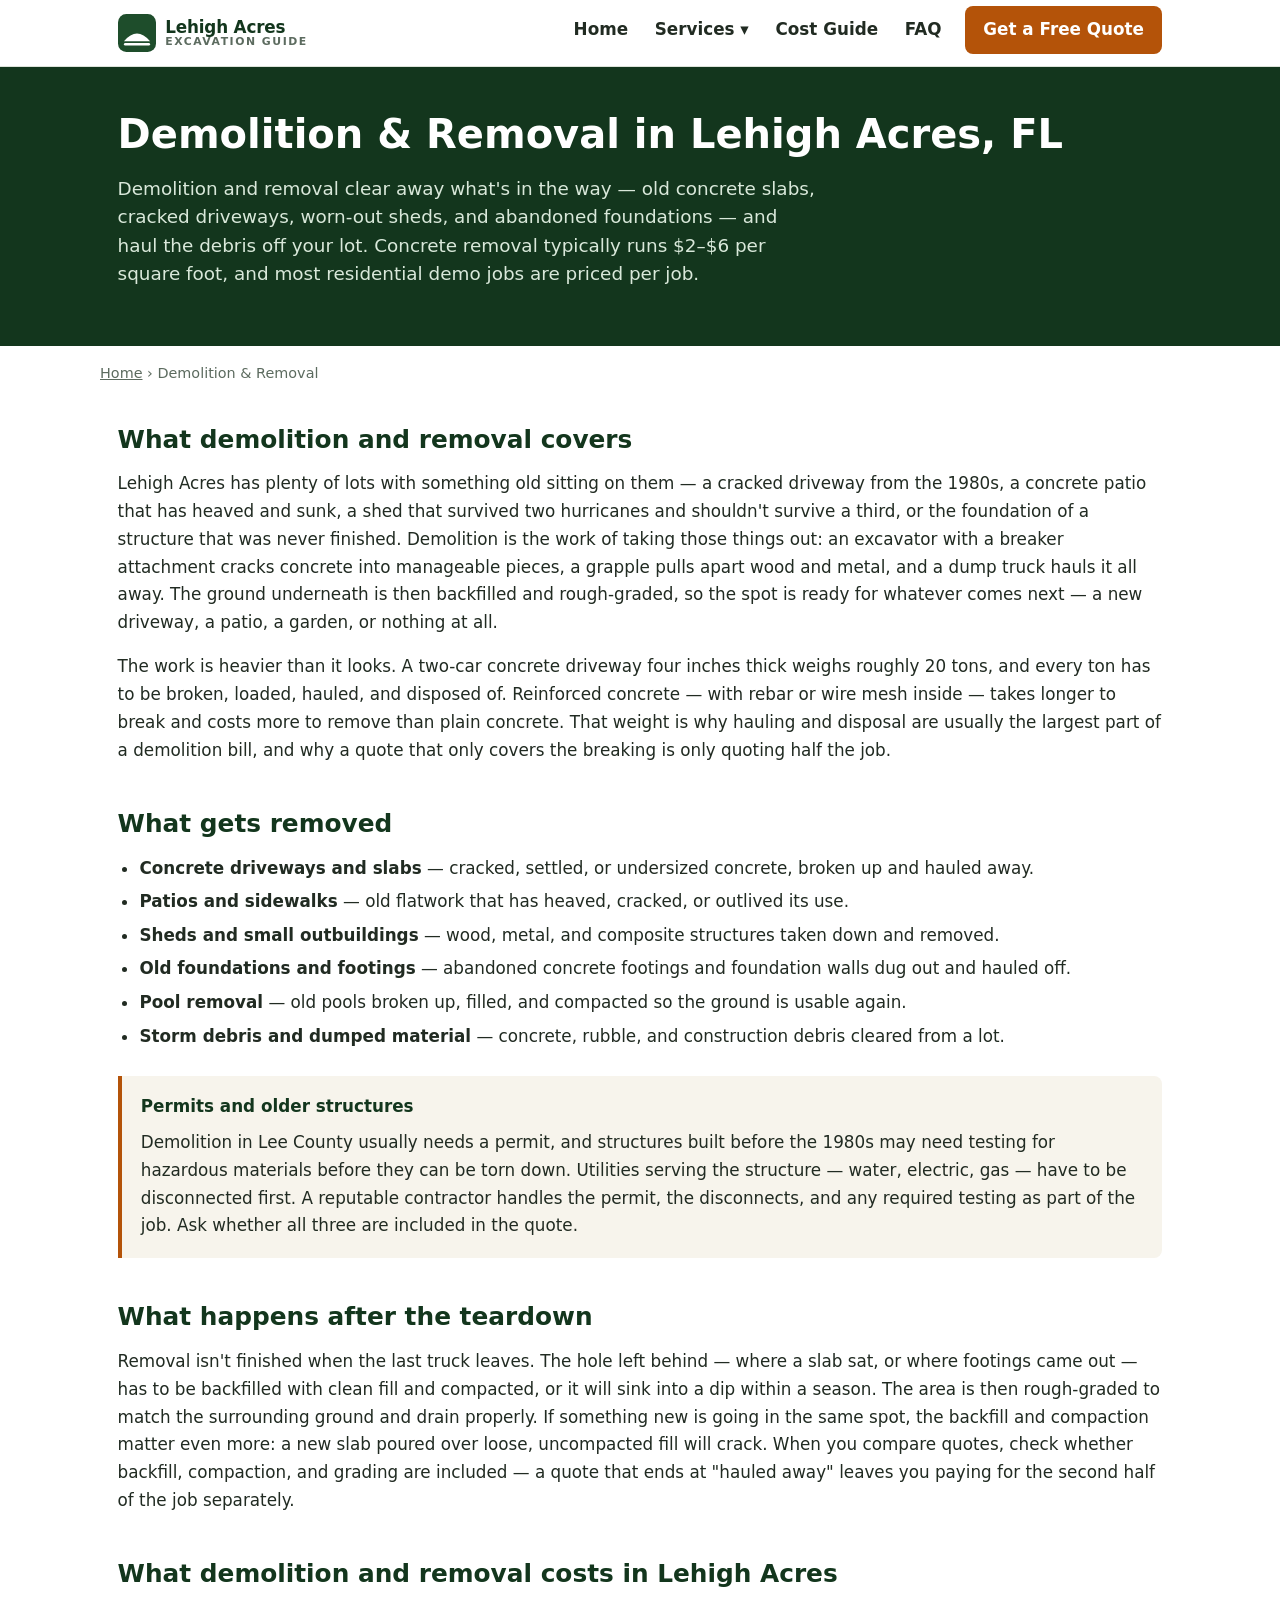
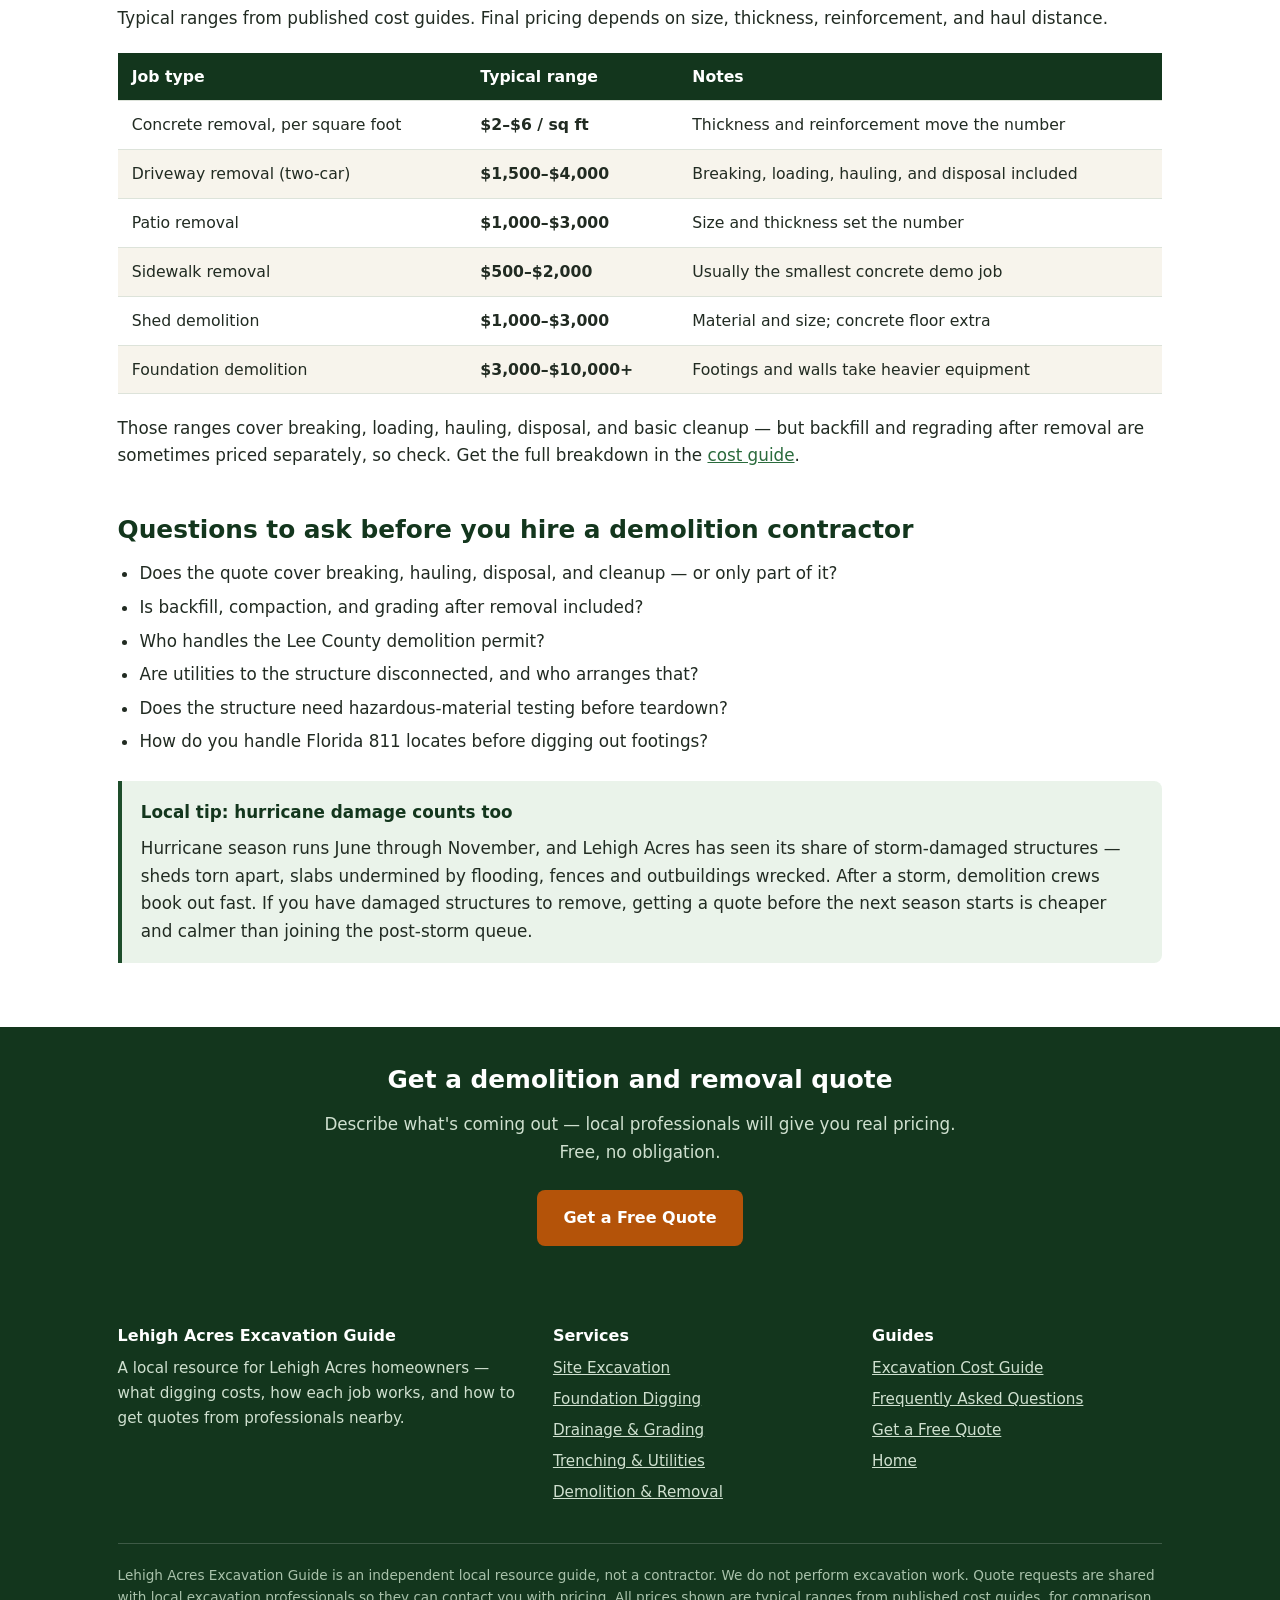
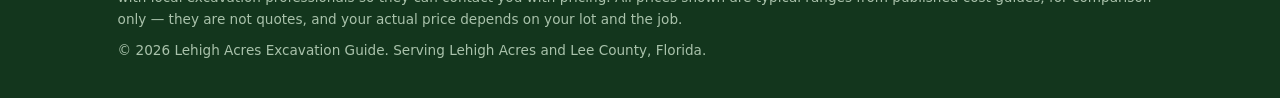
<file: demolition-removal.html>
<!DOCTYPE html>
<html lang="en">
<head>
  <meta charset="UTF-8">
  <meta name="viewport" content="width=device-width, initial-scale=1.0">
  <title>Demolition &amp; Removal in Lehigh Acres, FL | Concrete, Sheds &amp; More</title>
  <meta name="description" content="Demolition and removal in Lehigh Acres, FL: concrete removal often runs $2–$6 per square foot. Tearing out slabs, driveways, sheds, and old foundations — and hauling it all away.">
  <!-- PLACEHOLDER DOMAIN: replace nhigh723.github.io/lehigh-acres-excavation with the live domain on publish. -->
  <link rel="canonical" href="https://nhigh723.github.io/lehigh-acres-excavation/demolition-removal.html">
  <link rel="icon" href="data:image/svg+xml,%3Csvg xmlns='http://www.w3.org/2000/svg' viewBox='0 0 64 64'%3E%3Crect width='64' height='64' rx='14' fill='%231e4d2b'/%3E%3Cpath d='M10 46 Q32 20 54 46 Z' fill='white'/%3E%3Crect x='10' y='49' width='44' height='4' rx='2' fill='white'/%3E%3C/svg%3E">
  <link rel="stylesheet" href="css/style.css">
  <script type="application/ld+json">
  {
    "@context": "https://schema.org",
    "@type": "Service",
    "name": "Demolition & Removal in Lehigh Acres, FL",
    "description": "A local guide to demolition and removal in Lehigh Acres, Florida — concrete, slabs, driveways, sheds, and old foundations, typical costs, and how to get quotes from local professionals who perform the work.",
    "areaServed": { "@type": "City", "name": "Lehigh Acres", "addressRegion": "FL" },
    "provider": { "@type": "Organization", "name": "Lehigh Acres Excavation Guide", "url": "https://nhigh723.github.io/lehigh-acres-excavation/" }
  }
  </script>
</head>
<body>
  <a class="skip-link" href="#main">Skip to main content</a>

  <header class="site-header">
    <div class="container header-inner">
      <a class="brand" href="index.html" aria-label="Lehigh Acres Excavation Guide — home">
        <svg class="brand-mark" viewBox="0 0 64 64" role="img" aria-hidden="true"><rect width="64" height="64" rx="14" fill="#1e4d2b"/><path d="M10 46 Q32 20 54 46 Z" fill="white"/><rect x="10" y="49" width="44" height="4" rx="2" fill="white"/></svg>
        <span class="brand-text">
          <span class="brand-name">Lehigh Acres</span>
          <span class="brand-tag">Excavation Guide</span>
        </span>
      </a>
      <button class="nav-toggle" type="button" aria-expanded="false" aria-controls="main-nav">
        <span class="nav-toggle-label">Menu</span> &#9776;
      </button>
      <nav class="main-nav" id="main-nav" aria-label="Main navigation">
        <ul>
          <li><a href="index.html">Home</a></li>
          <li class="has-sub">
            <button class="sub-toggle" type="button" aria-expanded="false">Services &#9662;</button>
            <ul class="sub">
              <li><a href="site-excavation.html">Site Excavation</a></li>
              <li><a href="foundation-digging.html">Foundation Digging</a></li>
              <li><a href="drainage-grading.html">Drainage &amp; Grading</a></li>
              <li><a href="trenching-utilities.html">Trenching &amp; Utilities</a></li>
              <li><a href="demolition-removal.html" aria-current="page">Demolition &amp; Removal</a></li>
            </ul>
          </li>
          <li><a href="cost-guide.html">Cost Guide</a></li>
          <li><a href="faq.html">FAQ</a></li>
          <li class="nav-cta"><a href="get-a-quote.html">Get a Free Quote</a></li>
        </ul>
      </nav>
    </div>
  </header>

  <main id="main">
    <section class="hero hero--plain">
      <div class="container">
        <h1>Demolition &amp; Removal in Lehigh Acres, FL</h1>
        <p class="lede">Demolition and removal clear away what's in the way — old concrete slabs, cracked driveways, worn-out sheds, and abandoned foundations — and haul the debris off your lot. Concrete removal typically runs $2–$6 per square foot, and most residential demo jobs are priced per job.</p>
      </div>
    </section>

    <nav class="container breadcrumbs" aria-label="Breadcrumb"><a href="index.html">Home</a> &rsaquo; Demolition &amp; Removal</nav>

    <section class="section">
      <div class="container">
        <h2>What demolition and removal covers</h2>
        <p>Lehigh Acres has plenty of lots with something old sitting on them — a cracked driveway from the 1980s, a concrete patio that has heaved and sunk, a shed that survived two hurricanes and shouldn't survive a third, or the foundation of a structure that was never finished. Demolition is the work of taking those things out: an excavator with a breaker attachment cracks concrete into manageable pieces, a grapple pulls apart wood and metal, and a dump truck hauls it all away. The ground underneath is then backfilled and rough-graded, so the spot is ready for whatever comes next — a new driveway, a patio, a garden, or nothing at all.</p>
        <p>The work is heavier than it looks. A two-car concrete driveway four inches thick weighs roughly 20 tons, and every ton has to be broken, loaded, hauled, and disposed of. Reinforced concrete — with rebar or wire mesh inside — takes longer to break and costs more to remove than plain concrete. That weight is why hauling and disposal are usually the largest part of a demolition bill, and why a quote that only covers the breaking is only quoting half the job.</p>

        <h2>What gets removed</h2>
        <ul>
          <li><strong>Concrete driveways and slabs</strong> — cracked, settled, or undersized concrete, broken up and hauled away.</li>
          <li><strong>Patios and sidewalks</strong> — old flatwork that has heaved, cracked, or outlived its use.</li>
          <li><strong>Sheds and small outbuildings</strong> — wood, metal, and composite structures taken down and removed.</li>
          <li><strong>Old foundations and footings</strong> — abandoned concrete footings and foundation walls dug out and hauled off.</li>
          <li><strong>Pool removal</strong> — old pools broken up, filled, and compacted so the ground is usable again.</li>
          <li><strong>Storm debris and dumped material</strong> — concrete, rubble, and construction debris cleared from a lot.</li>
        </ul>

        <div class="callout">
          <p><strong>Permits and older structures</strong></p>
          <p>Demolition in Lee County usually needs a permit, and structures built before the 1980s may need testing for hazardous materials before they can be torn down. Utilities serving the structure — water, electric, gas — have to be disconnected first. A reputable contractor handles the permit, the disconnects, and any required testing as part of the job. Ask whether all three are included in the quote.</p>
        </div>

        <h2>What happens after the teardown</h2>
        <p>Removal isn't finished when the last truck leaves. The hole left behind — where a slab sat, or where footings came out — has to be backfilled with clean fill and compacted, or it will sink into a dip within a season. The area is then rough-graded to match the surrounding ground and drain properly. If something new is going in the same spot, the backfill and compaction matter even more: a new slab poured over loose, uncompacted fill will crack. When you compare quotes, check whether backfill, compaction, and grading are included — a quote that ends at "hauled away" leaves you paying for the second half of the job separately.</p>

        <h2>What demolition and removal costs in Lehigh Acres</h2>
        <p>Typical ranges from published cost guides. Final pricing depends on size, thickness, reinforcement, and haul distance.</p>
        <div class="table-wrap">
          <table>
            <thead>
              <tr><th scope="col">Job type</th><th scope="col">Typical range</th><th scope="col">Notes</th></tr>
            </thead>
            <tbody>
              <tr><td>Concrete removal, per square foot</td><td class="price">$2–$6 / sq ft</td><td>Thickness and reinforcement move the number</td></tr>
              <tr><td>Driveway removal (two-car)</td><td class="price">$1,500–$4,000</td><td>Breaking, loading, hauling, and disposal included</td></tr>
              <tr><td>Patio removal</td><td class="price">$1,000–$3,000</td><td>Size and thickness set the number</td></tr>
              <tr><td>Sidewalk removal</td><td class="price">$500–$2,000</td><td>Usually the smallest concrete demo job</td></tr>
              <tr><td>Shed demolition</td><td class="price">$1,000–$3,000</td><td>Material and size; concrete floor extra</td></tr>
              <tr><td>Foundation demolition</td><td class="price">$3,000–$10,000+</td><td>Footings and walls take heavier equipment</td></tr>
            </tbody>
          </table>
        </div>
        <p>Those ranges cover breaking, loading, hauling, disposal, and basic cleanup — but backfill and regrading after removal are sometimes priced separately, so check. Get the full breakdown in the <a href="cost-guide.html">cost guide</a>.</p>

        <h2>Questions to ask before you hire a demolition contractor</h2>
        <ul>
          <li>Does the quote cover breaking, hauling, disposal, and cleanup — or only part of it?</li>
          <li>Is backfill, compaction, and grading after removal included?</li>
          <li>Who handles the Lee County demolition permit?</li>
          <li>Are utilities to the structure disconnected, and who arranges that?</li>
          <li>Does the structure need hazardous-material testing before teardown?</li>
          <li>How do you handle Florida 811 locates before digging out footings?</li>
        </ul>

        <div class="callout callout--green">
          <p><strong>Local tip: hurricane damage counts too</strong></p>
          <p>Hurricane season runs June through November, and Lehigh Acres has seen its share of storm-damaged structures — sheds torn apart, slabs undermined by flooding, fences and outbuildings wrecked. After a storm, demolition crews book out fast. If you have damaged structures to remove, getting a quote before the next season starts is cheaper and calmer than joining the post-storm queue.</p>
        </div>
      </div>
    </section>

    <section class="cta-band">
      <div class="container">
        <h2>Get a demolition and removal quote</h2>
        <p>Describe what's coming out — local professionals will give you real pricing. Free, no obligation.</p>
        <a class="btn btn-amber" href="get-a-quote.html">Get a Free Quote</a>
      </div>
    </section>
  </main>

  <footer class="site-footer">
    <div class="container">
      <div class="footer-grid">
        <div>
          <h3>Lehigh Acres Excavation Guide</h3>
          <p>A local resource for Lehigh Acres homeowners — what digging costs, how each job works, and how to get quotes from professionals nearby.</p>
        </div>
        <div>
          <h3>Services</h3>
          <ul>
            <li><a href="site-excavation.html">Site Excavation</a></li>
            <li><a href="foundation-digging.html">Foundation Digging</a></li>
            <li><a href="drainage-grading.html">Drainage &amp; Grading</a></li>
            <li><a href="trenching-utilities.html">Trenching &amp; Utilities</a></li>
            <li><a href="demolition-removal.html">Demolition &amp; Removal</a></li>
          </ul>
        </div>
        <div>
          <h3>Guides</h3>
          <ul>
            <li><a href="cost-guide.html">Excavation Cost Guide</a></li>
            <li><a href="faq.html">Frequently Asked Questions</a></li>
            <li><a href="get-a-quote.html">Get a Free Quote</a></li>
            <li><a href="index.html">Home</a></li>
          </ul>
        </div>
      </div>
      <div class="footer-disclaimer">
        <p>Lehigh Acres Excavation Guide is an independent local resource guide, not a contractor. We do not perform excavation work. Quote requests are shared with local excavation professionals so they can contact you with pricing. All prices shown are typical ranges from published cost guides, for comparison only — they are not quotes, and your actual price depends on your lot and the job.</p>
        <p>&copy; 2026 Lehigh Acres Excavation Guide. Serving Lehigh Acres and Lee County, Florida.</p>
      </div>
    </div>
  </footer>

  <script src="js/main.js"></script>
</body>
</html>
</file>
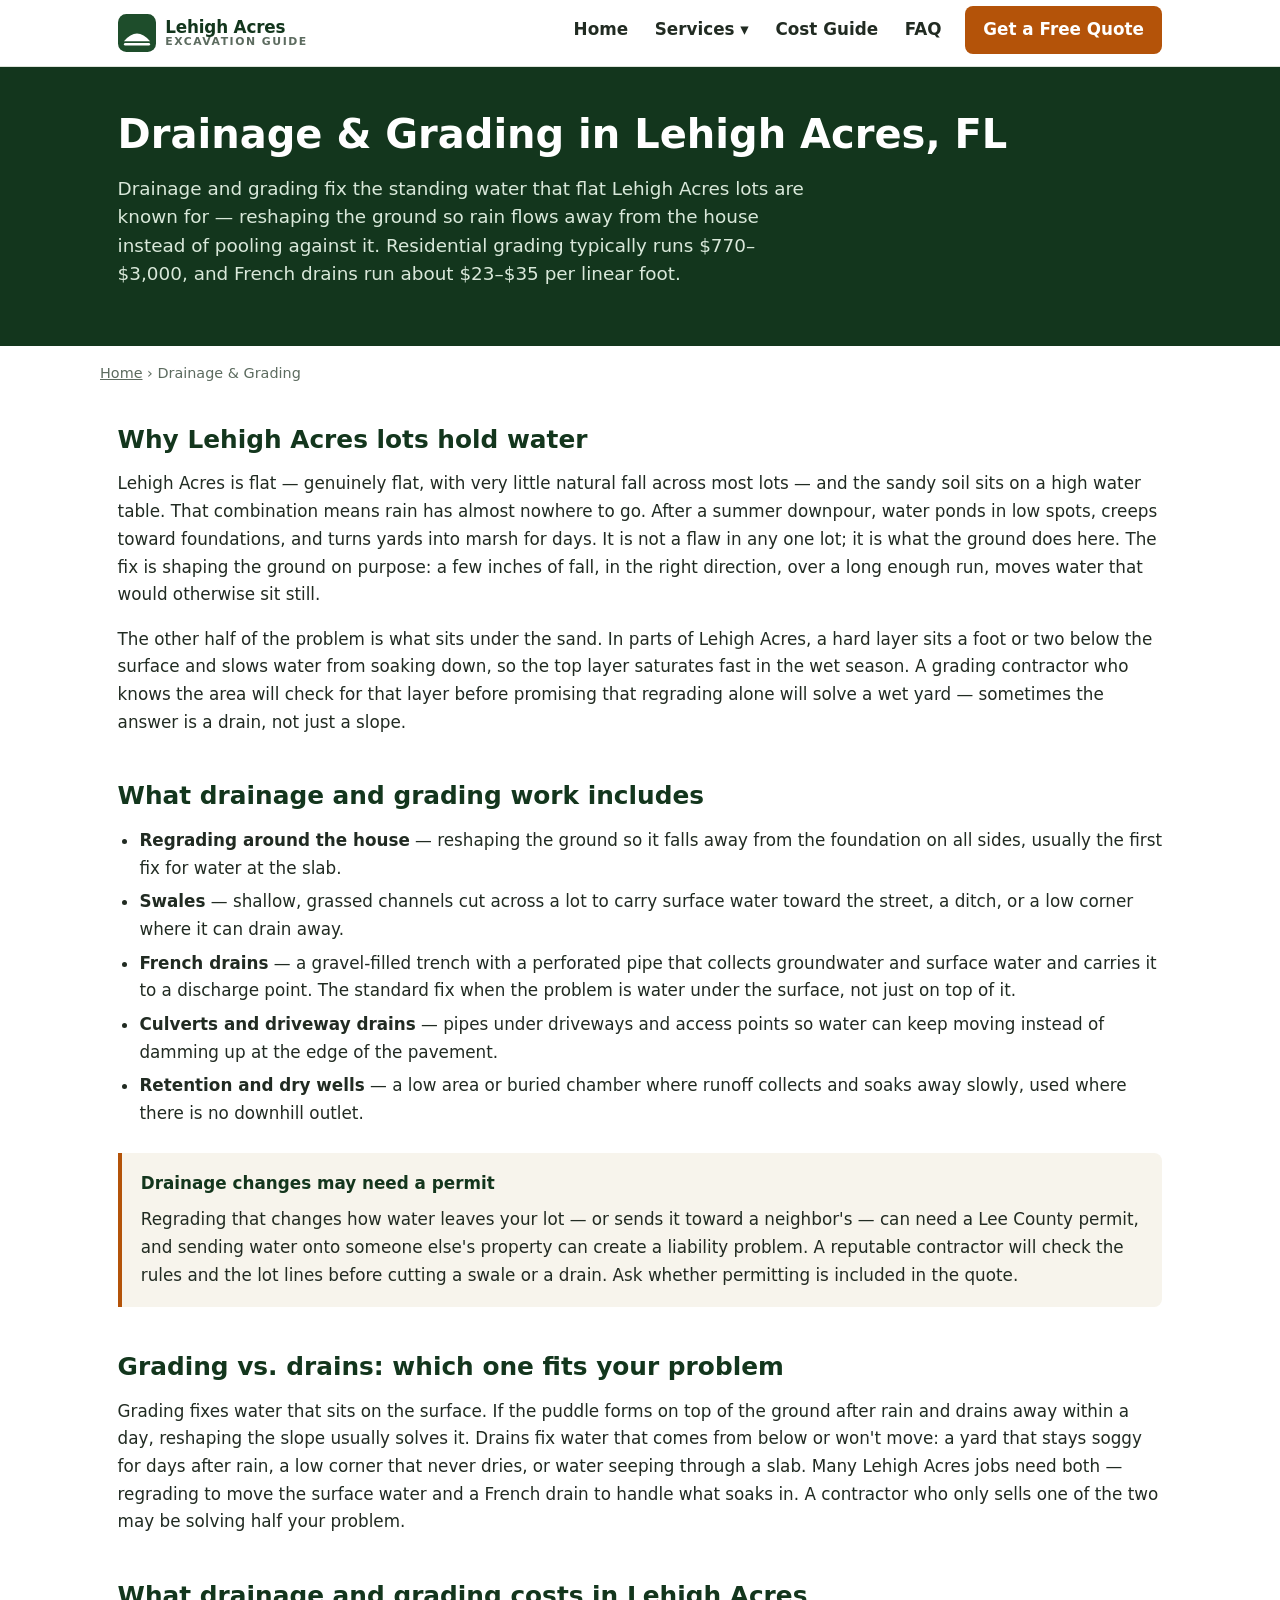
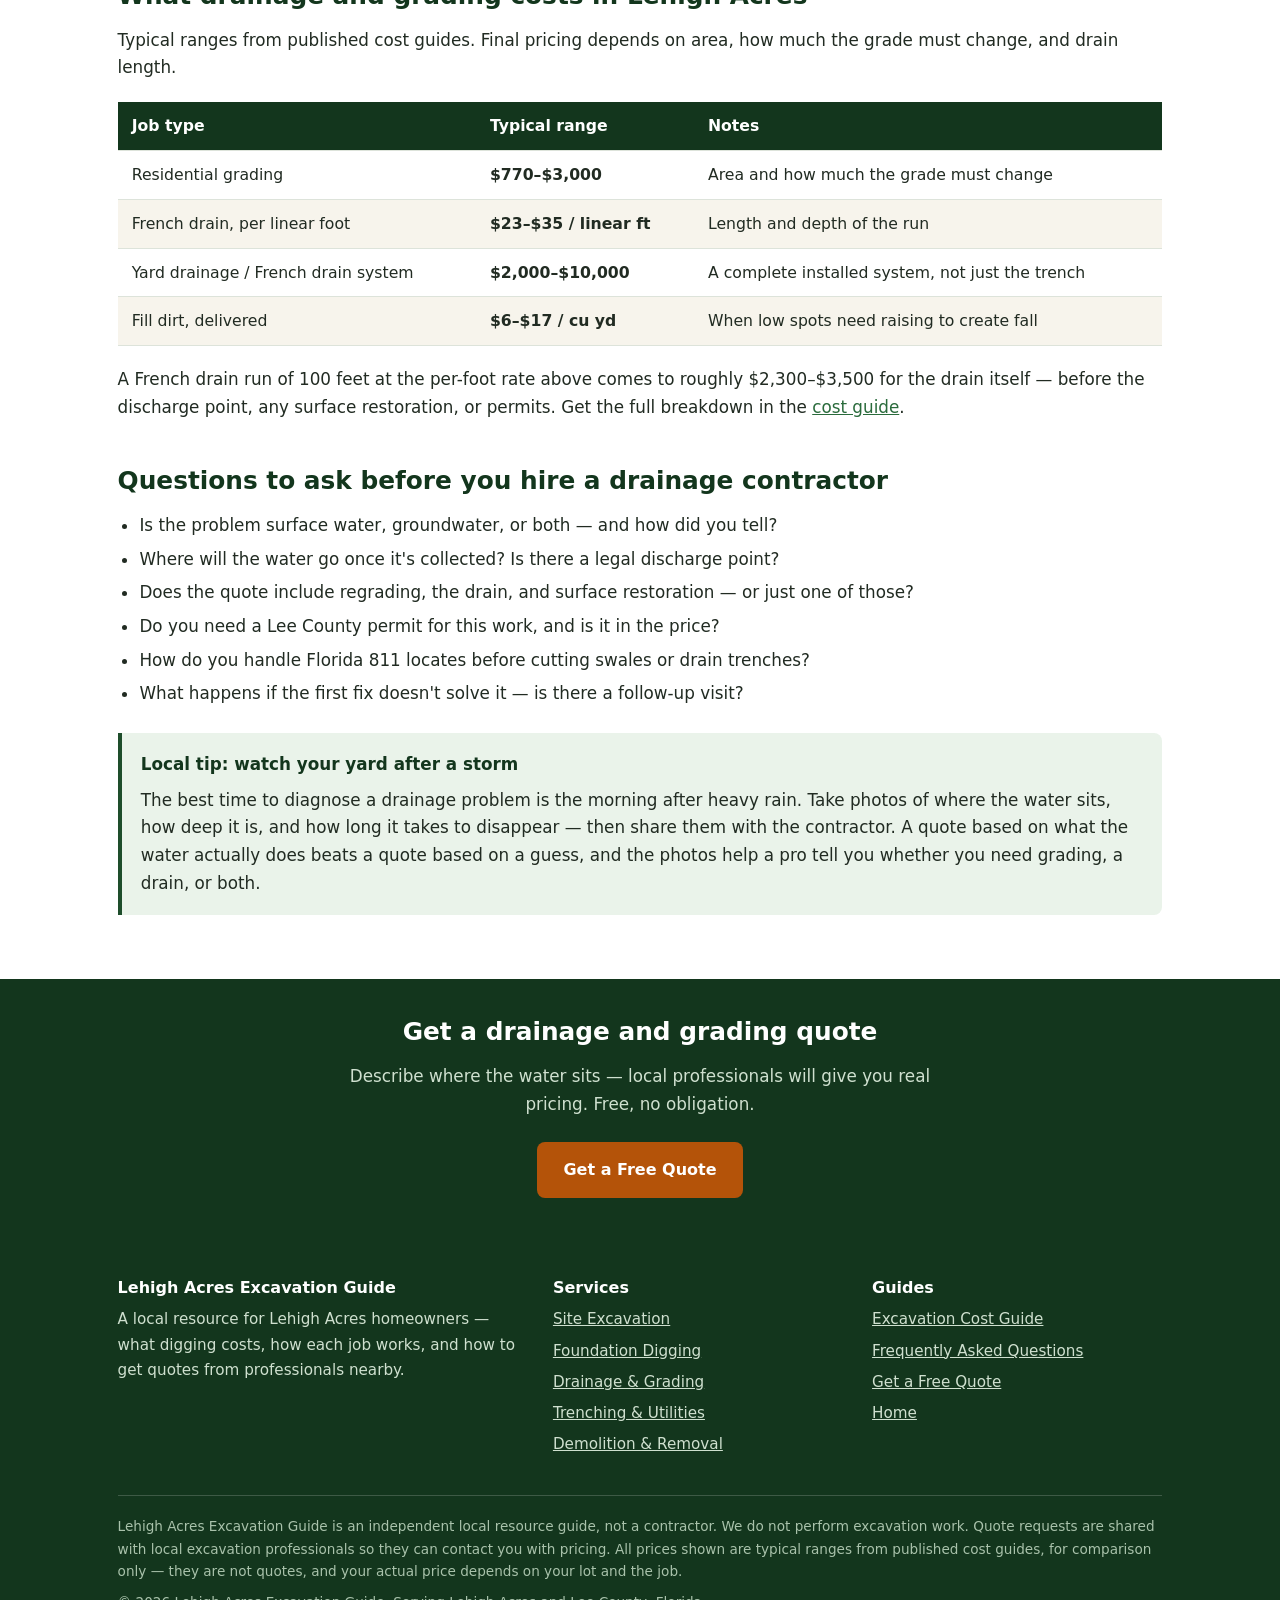
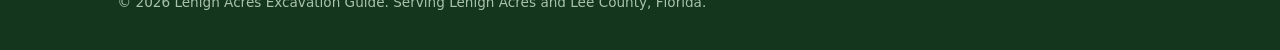
<file: drainage-grading.html>
<!DOCTYPE html>
<html lang="en">
<head>
  <meta charset="UTF-8">
  <meta name="viewport" content="width=device-width, initial-scale=1.0">
  <title>Drainage &amp; Grading in Lehigh Acres, FL | Fix Standing Water</title>
  <meta name="description" content="Drainage and grading in Lehigh Acres, FL: residential grading often runs $770–$3,000, French drains $23–$35 per linear foot. How regrading, swales, and drains fix standing water on flat lots.">
  <!-- PLACEHOLDER DOMAIN: replace nhigh723.github.io/lehigh-acres-excavation with the live domain on publish. -->
  <link rel="canonical" href="https://nhigh723.github.io/lehigh-acres-excavation/drainage-grading.html">
  <link rel="icon" href="data:image/svg+xml,%3Csvg xmlns='http://www.w3.org/2000/svg' viewBox='0 0 64 64'%3E%3Crect width='64' height='64' rx='14' fill='%231e4d2b'/%3E%3Cpath d='M10 46 Q32 20 54 46 Z' fill='white'/%3E%3Crect x='10' y='49' width='44' height='4' rx='2' fill='white'/%3E%3C/svg%3E">
  <link rel="stylesheet" href="css/style.css">
  <script type="application/ld+json">
  {
    "@context": "https://schema.org",
    "@type": "Service",
    "name": "Drainage & Grading in Lehigh Acres, FL",
    "description": "A local guide to drainage and grading in Lehigh Acres, Florida — regrading, swales, and French drains, typical costs, and how to get quotes from local professionals who perform the work.",
    "areaServed": { "@type": "City", "name": "Lehigh Acres", "addressRegion": "FL" },
    "provider": { "@type": "Organization", "name": "Lehigh Acres Excavation Guide", "url": "https://nhigh723.github.io/lehigh-acres-excavation/" }
  }
  </script>
</head>
<body>
  <a class="skip-link" href="#main">Skip to main content</a>

  <header class="site-header">
    <div class="container header-inner">
      <a class="brand" href="index.html" aria-label="Lehigh Acres Excavation Guide — home">
        <svg class="brand-mark" viewBox="0 0 64 64" role="img" aria-hidden="true"><rect width="64" height="64" rx="14" fill="#1e4d2b"/><path d="M10 46 Q32 20 54 46 Z" fill="white"/><rect x="10" y="49" width="44" height="4" rx="2" fill="white"/></svg>
        <span class="brand-text">
          <span class="brand-name">Lehigh Acres</span>
          <span class="brand-tag">Excavation Guide</span>
        </span>
      </a>
      <button class="nav-toggle" type="button" aria-expanded="false" aria-controls="main-nav">
        <span class="nav-toggle-label">Menu</span> &#9776;
      </button>
      <nav class="main-nav" id="main-nav" aria-label="Main navigation">
        <ul>
          <li><a href="index.html">Home</a></li>
          <li class="has-sub">
            <button class="sub-toggle" type="button" aria-expanded="false">Services &#9662;</button>
            <ul class="sub">
              <li><a href="site-excavation.html">Site Excavation</a></li>
              <li><a href="foundation-digging.html">Foundation Digging</a></li>
              <li><a href="drainage-grading.html" aria-current="page">Drainage &amp; Grading</a></li>
              <li><a href="trenching-utilities.html">Trenching &amp; Utilities</a></li>
              <li><a href="demolition-removal.html">Demolition &amp; Removal</a></li>
            </ul>
          </li>
          <li><a href="cost-guide.html">Cost Guide</a></li>
          <li><a href="faq.html">FAQ</a></li>
          <li class="nav-cta"><a href="get-a-quote.html">Get a Free Quote</a></li>
        </ul>
      </nav>
    </div>
  </header>

  <main id="main">
    <section class="hero hero--plain">
      <div class="container">
        <h1>Drainage &amp; Grading in Lehigh Acres, FL</h1>
        <p class="lede">Drainage and grading fix the standing water that flat Lehigh Acres lots are known for — reshaping the ground so rain flows away from the house instead of pooling against it. Residential grading typically runs $770–$3,000, and French drains run about $23–$35 per linear foot.</p>
      </div>
    </section>

    <nav class="container breadcrumbs" aria-label="Breadcrumb"><a href="index.html">Home</a> &rsaquo; Drainage &amp; Grading</nav>

    <section class="section">
      <div class="container">
        <h2>Why Lehigh Acres lots hold water</h2>
        <p>Lehigh Acres is flat — genuinely flat, with very little natural fall across most lots — and the sandy soil sits on a high water table. That combination means rain has almost nowhere to go. After a summer downpour, water ponds in low spots, creeps toward foundations, and turns yards into marsh for days. It is not a flaw in any one lot; it is what the ground does here. The fix is shaping the ground on purpose: a few inches of fall, in the right direction, over a long enough run, moves water that would otherwise sit still.</p>
        <p>The other half of the problem is what sits under the sand. In parts of Lehigh Acres, a hard layer sits a foot or two below the surface and slows water from soaking down, so the top layer saturates fast in the wet season. A grading contractor who knows the area will check for that layer before promising that regrading alone will solve a wet yard — sometimes the answer is a drain, not just a slope.</p>

        <h2>What drainage and grading work includes</h2>
        <ul>
          <li><strong>Regrading around the house</strong> — reshaping the ground so it falls away from the foundation on all sides, usually the first fix for water at the slab.</li>
          <li><strong>Swales</strong> — shallow, grassed channels cut across a lot to carry surface water toward the street, a ditch, or a low corner where it can drain away.</li>
          <li><strong>French drains</strong> — a gravel-filled trench with a perforated pipe that collects groundwater and surface water and carries it to a discharge point. The standard fix when the problem is water under the surface, not just on top of it.</li>
          <li><strong>Culverts and driveway drains</strong> — pipes under driveways and access points so water can keep moving instead of damming up at the edge of the pavement.</li>
          <li><strong>Retention and dry wells</strong> — a low area or buried chamber where runoff collects and soaks away slowly, used where there is no downhill outlet.</li>
        </ul>

        <div class="callout">
          <p><strong>Drainage changes may need a permit</strong></p>
          <p>Regrading that changes how water leaves your lot — or sends it toward a neighbor's — can need a Lee County permit, and sending water onto someone else's property can create a liability problem. A reputable contractor will check the rules and the lot lines before cutting a swale or a drain. Ask whether permitting is included in the quote.</p>
        </div>

        <h2>Grading vs. drains: which one fits your problem</h2>
        <p>Grading fixes water that sits on the surface. If the puddle forms on top of the ground after rain and drains away within a day, reshaping the slope usually solves it. Drains fix water that comes from below or won't move: a yard that stays soggy for days after rain, a low corner that never dries, or water seeping through a slab. Many Lehigh Acres jobs need both — regrading to move the surface water and a French drain to handle what soaks in. A contractor who only sells one of the two may be solving half your problem.</p>

        <h2>What drainage and grading costs in Lehigh Acres</h2>
        <p>Typical ranges from published cost guides. Final pricing depends on area, how much the grade must change, and drain length.</p>
        <div class="table-wrap">
          <table>
            <thead>
              <tr><th scope="col">Job type</th><th scope="col">Typical range</th><th scope="col">Notes</th></tr>
            </thead>
            <tbody>
              <tr><td>Residential grading</td><td class="price">$770–$3,000</td><td>Area and how much the grade must change</td></tr>
              <tr><td>French drain, per linear foot</td><td class="price">$23–$35 / linear ft</td><td>Length and depth of the run</td></tr>
              <tr><td>Yard drainage / French drain system</td><td class="price">$2,000–$10,000</td><td>A complete installed system, not just the trench</td></tr>
              <tr><td>Fill dirt, delivered</td><td class="price">$6–$17 / cu yd</td><td>When low spots need raising to create fall</td></tr>
            </tbody>
          </table>
        </div>
        <p>A French drain run of 100 feet at the per-foot rate above comes to roughly $2,300–$3,500 for the drain itself — before the discharge point, any surface restoration, or permits. Get the full breakdown in the <a href="cost-guide.html">cost guide</a>.</p>

        <h2>Questions to ask before you hire a drainage contractor</h2>
        <ul>
          <li>Is the problem surface water, groundwater, or both — and how did you tell?</li>
          <li>Where will the water go once it's collected? Is there a legal discharge point?</li>
          <li>Does the quote include regrading, the drain, and surface restoration — or just one of those?</li>
          <li>Do you need a Lee County permit for this work, and is it in the price?</li>
          <li>How do you handle Florida 811 locates before cutting swales or drain trenches?</li>
          <li>What happens if the first fix doesn't solve it — is there a follow-up visit?</li>
        </ul>

        <div class="callout callout--green">
          <p><strong>Local tip: watch your yard after a storm</strong></p>
          <p>The best time to diagnose a drainage problem is the morning after heavy rain. Take photos of where the water sits, how deep it is, and how long it takes to disappear — then share them with the contractor. A quote based on what the water actually does beats a quote based on a guess, and the photos help a pro tell you whether you need grading, a drain, or both.</p>
        </div>
      </div>
    </section>

    <section class="cta-band">
      <div class="container">
        <h2>Get a drainage and grading quote</h2>
        <p>Describe where the water sits — local professionals will give you real pricing. Free, no obligation.</p>
        <a class="btn btn-amber" href="get-a-quote.html">Get a Free Quote</a>
      </div>
    </section>
  </main>

  <footer class="site-footer">
    <div class="container">
      <div class="footer-grid">
        <div>
          <h3>Lehigh Acres Excavation Guide</h3>
          <p>A local resource for Lehigh Acres homeowners — what digging costs, how each job works, and how to get quotes from professionals nearby.</p>
        </div>
        <div>
          <h3>Services</h3>
          <ul>
            <li><a href="site-excavation.html">Site Excavation</a></li>
            <li><a href="foundation-digging.html">Foundation Digging</a></li>
            <li><a href="drainage-grading.html">Drainage &amp; Grading</a></li>
            <li><a href="trenching-utilities.html">Trenching &amp; Utilities</a></li>
            <li><a href="demolition-removal.html">Demolition &amp; Removal</a></li>
          </ul>
        </div>
        <div>
          <h3>Guides</h3>
          <ul>
            <li><a href="cost-guide.html">Excavation Cost Guide</a></li>
            <li><a href="faq.html">Frequently Asked Questions</a></li>
            <li><a href="get-a-quote.html">Get a Free Quote</a></li>
            <li><a href="index.html">Home</a></li>
          </ul>
        </div>
      </div>
      <div class="footer-disclaimer">
        <p>Lehigh Acres Excavation Guide is an independent local resource guide, not a contractor. We do not perform excavation work. Quote requests are shared with local excavation professionals so they can contact you with pricing. All prices shown are typical ranges from published cost guides, for comparison only — they are not quotes, and your actual price depends on your lot and the job.</p>
        <p>&copy; 2026 Lehigh Acres Excavation Guide. Serving Lehigh Acres and Lee County, Florida.</p>
      </div>
    </div>
  </footer>

  <script src="js/main.js"></script>
</body>
</html>
</file>
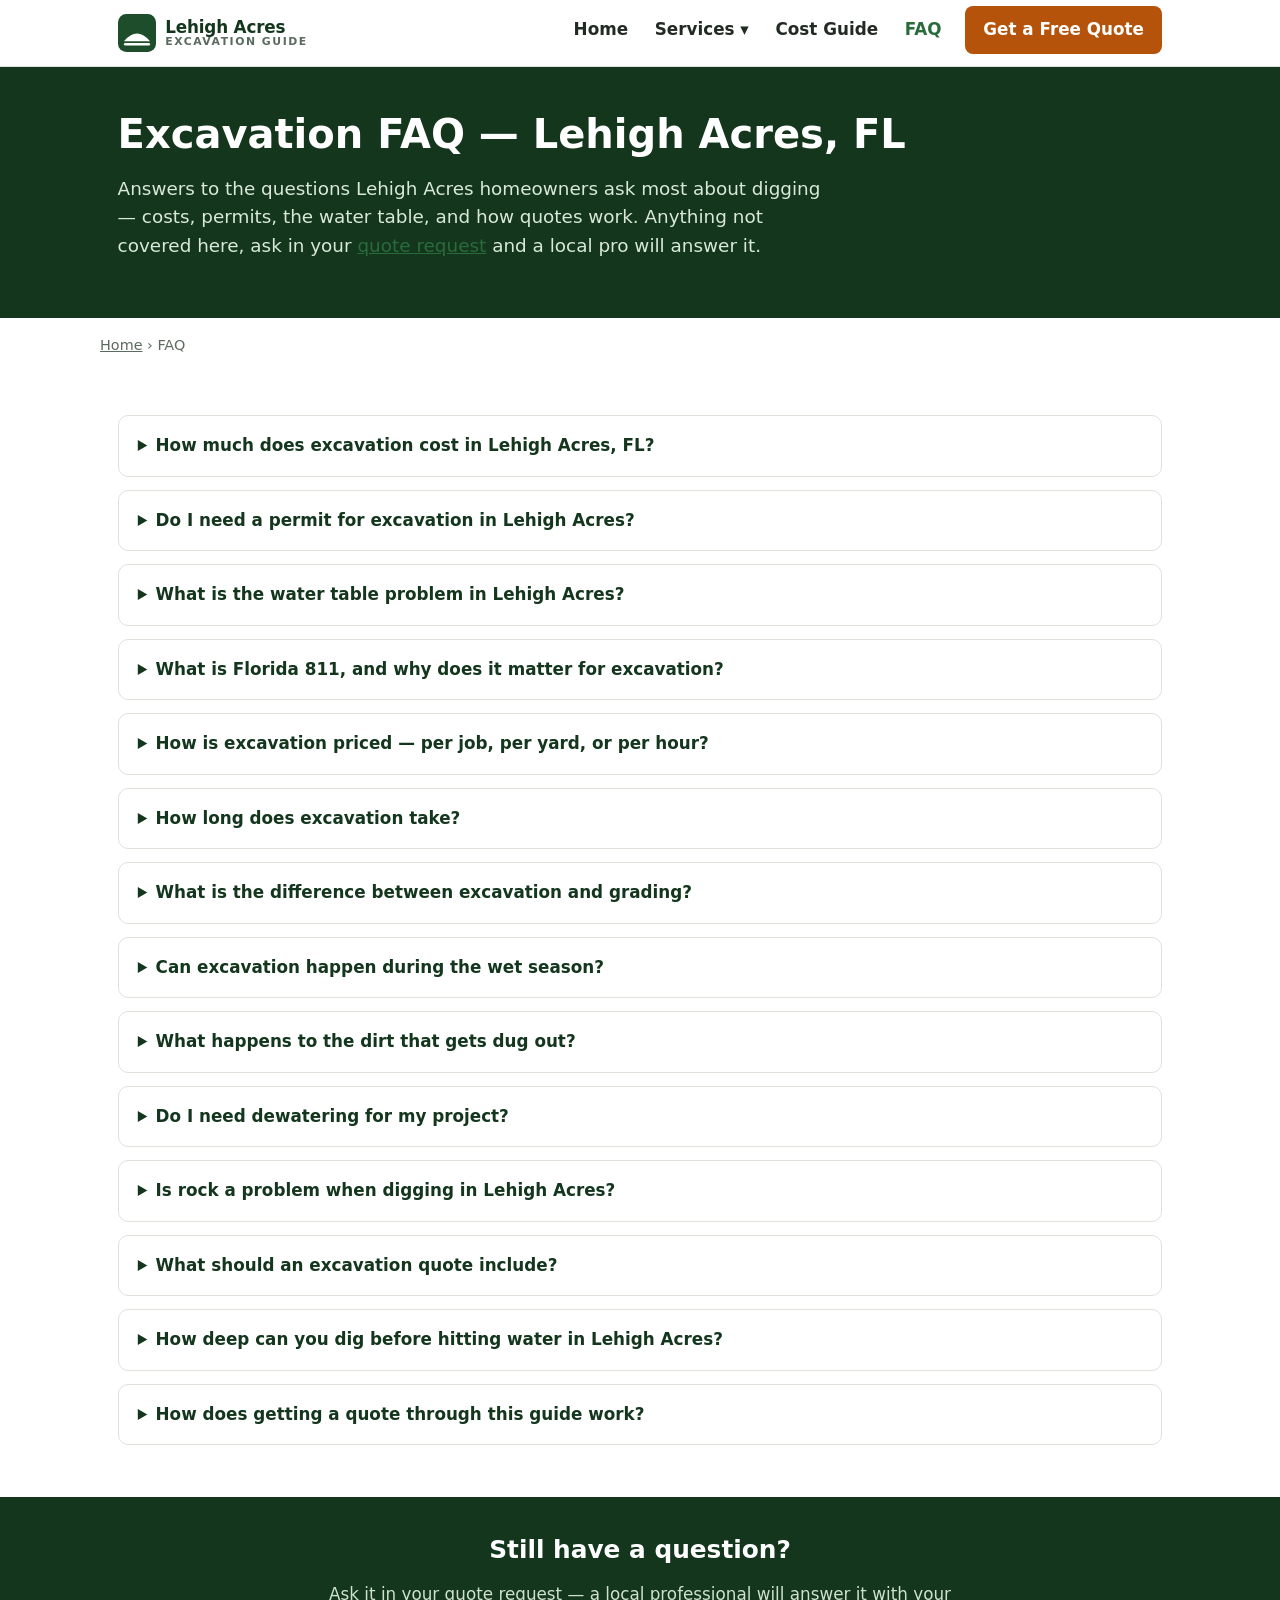
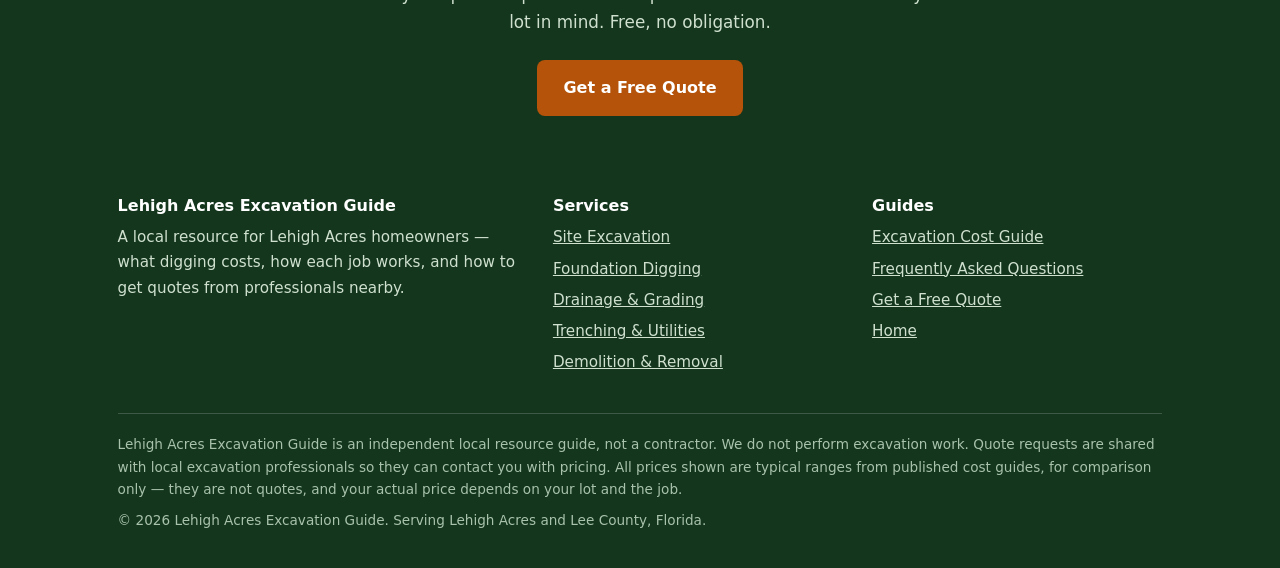
<file: faq.html>
<!DOCTYPE html>
<html lang="en">
<head>
  <meta charset="UTF-8">
  <meta name="viewport" content="width=device-width, initial-scale=1.0">
  <title>Excavation FAQ — Lehigh Acres, FL | Costs, Permits &amp; Water Table</title>
  <meta name="description" content="Excavation questions answered for Lehigh Acres, FL: costs, permits, Florida 811, the high water table, dewatering, trenching, grading, and how quotes work.">
  <!-- PLACEHOLDER DOMAIN: replace nhigh723.github.io/lehigh-acres-excavation with the live domain on publish. -->
  <link rel="canonical" href="https://nhigh723.github.io/lehigh-acres-excavation/faq.html">
  <link rel="icon" href="data:image/svg+xml,%3Csvg xmlns='http://www.w3.org/2000/svg' viewBox='0 0 64 64'%3E%3Crect width='64' height='64' rx='14' fill='%231e4d2b'/%3E%3Cpath d='M10 46 Q32 20 54 46 Z' fill='white'/%3E%3Crect x='10' y='49' width='44' height='4' rx='2' fill='white'/%3E%3C/svg%3E">
  <link rel="stylesheet" href="css/style.css">
  <script type="application/ld+json">
  {
    "@context": "https://schema.org",
    "@type": "FAQPage",
    "mainEntity": [
      {
        "@type": "Question",
        "name": "How much does excavation cost in Lehigh Acres, FL?",
        "acceptedAnswer": { "@type": "Answer", "text": "Most residential excavation jobs run $1,500–$6,300, according to national cost guides, and digging alone typically costs $2.50–$15 per cubic yard. Footing trenches or a small pad usually run $1,500–$8,000, while a full foundation dig can reach $20,000–$75,000 or more. The final price depends on depth, volume, soil and water conditions, and hauling." }
      },
      {
        "@type": "Question",
        "name": "Do I need a permit for excavation in Lehigh Acres?",
        "acceptedAnswer": { "@type": "Answer", "text": "Lee County requires permits for most excavation tied to construction — foundations, septic systems, drainage changes, and demolition. Small standalone jobs such as a short utility trench may not need one. Your excavation contractor usually handles the permit as part of the job — ask whether permitting is included in the quote." }
      },
      {
        "@type": "Question",
        "name": "What is the water table problem in Lehigh Acres?",
        "acceptedAnswer": { "@type": "Answer", "text": "Groundwater sits close to the surface across much of Lehigh Acres, so deeper digs often hit water. When that happens the crew has to pump the water out — dewatering — to keep the excavation stable and workable. Dewatering adds time and cost, and it is the most common reason a Lehigh Acres excavation quote comes in higher than the per-yard rate alone would suggest." }
      },
      {
        "@type": "Question",
        "name": "What is Florida 811, and why does it matter for excavation?",
        "acceptedAnswer": { "@type": "Answer", "text": "Florida 811 is the free statewide service that marks buried utilities before anyone breaks ground. Florida law requires at least 2 full business days' notice before excavation so buried electric, water, gas, and telecom lines can be marked. Your contractor usually handles the locate request — confirm it is part of the job before any digging starts." }
      },
      {
        "@type": "Question",
        "name": "How is excavation priced — per job, per yard, or per hour?",
        "acceptedAnswer": { "@type": "Answer", "text": "All three are used. Defined projects such as a foundation dig or a driveway removal are usually priced per job. Large earthmoving is often priced per cubic yard of material moved. Small or open-ended jobs are often billed hourly, with machine and operator typically running $350–$450 per hour. Ask which method a quote uses before comparing it with another." }
      },
      {
        "@type": "Question",
        "name": "How long does excavation take?",
        "acceptedAnswer": { "@type": "Answer", "text": "A short trench or a small pad usually takes a day or two. A foundation dig for a new home takes several days, and full site excavation can run a week or more depending on volume and weather. Wet-season rain (May–October) can pause work when the ground is saturated." }
      },
      {
        "@type": "Question",
        "name": "What is the difference between excavation and grading?",
        "acceptedAnswer": { "@type": "Answer", "text": "Excavation removes earth — cutting trenches, pits, and pads, and moving material off or around the lot. Grading shapes the surface that remains — setting slopes so water drains away from the house and the ground is level where it needs to be. Most projects need both: excavation first to move the volume, grading last to finish the surface." }
      },
      {
        "@type": "Question",
        "name": "Can excavation happen during the wet season?",
        "acceptedAnswer": { "@type": "Answer", "text": "Yes, but wet-season work (May–October) can be slower and more expensive. Heavy rain saturates Lehigh Acres' sandy soil, fills open trenches with water, and can push jobs back days at a time. The dry season is usually faster and cleaner for digging, but a good operator works year-round and will tell you honestly if conditions need a wait." }
      },
      {
        "@type": "Question",
        "name": "What happens to the dirt that gets dug out?",
        "acceptedAnswer": { "@type": "Answer", "text": "Spoil is either reused on the lot — spread, used as fill, or stockpiled — or hauled away. Reusing it on site costs nothing extra. Hauling and disposal typically add $8–$25 per cubic yard on top of the digging. On a big dig, hauling can cost more than the digging itself, so ask whether a quote includes it." }
      },
      {
        "@type": "Question",
        "name": "Do I need dewatering for my project?",
        "acceptedAnswer": { "@type": "Answer", "text": "It depends on how deep you are digging and how high the water table is on your lot. Shallow trenches and pads often stay dry. Footing trenches a few feet deep can start seeping, and anything deeper — a septic drainfield, a deep foundation, a pond — will very likely hit water. Your contractor can tell from a site visit and a test hole whether dewatering will be needed." }
      },
      {
        "@type": "Question",
        "name": "Is rock a problem when digging in Lehigh Acres?",
        "acceptedAnswer": { "@type": "Answer", "text": "Rock is uncommon in Lehigh Acres' sandy soil, but limestone pockets exist in Southwest Florida. Rock that needs breaking out with a hydraulic hammer can cost $50–$200 per cubic yard, far more than digging sand. A good quote will say how rock is handled and priced if it shows up, rather than leaving it as an open-ended extra." }
      },
      {
        "@type": "Question",
        "name": "What should an excavation quote include?",
        "acceptedAnswer": { "@type": "Answer", "text": "A complete quote covers the digging, hauling and disposal (or reuse on site), fill quantities if the lot needs raising, dewatering if the dig is likely to hit water, permits, Florida 811 locates, backfill and compaction for trenches, and surface restoration. If any of those are missing, ask whether they are included or billed separately." }
      },
      {
        "@type": "Question",
        "name": "How deep can you dig before hitting water in Lehigh Acres?",
        "acceptedAnswer": { "@type": "Answer", "text": "It varies by lot and by season — the water table rises in the wet season and falls in the dry season. As a rough guide, shallow work under two feet usually stays dry, footing trenches at three to four feet often start seeping, and anything deeper should plan on dewatering. A test hole on your lot is the only way to know for sure." }
      },
      {
        "@type": "Question",
        "name": "How does getting a quote through this guide work?",
        "acceptedAnswer": { "@type": "Answer", "text": "You describe the project — what you are building or fixing, roughly how big, and where on the lot. Your request is shared with local excavation professionals who work in Lehigh Acres. They contact you directly with pricing, and most will want a site visit before giving a firm price. There is no obligation, and the guide itself does not perform excavation work or charge you for the request." }
      }
    ]
  }
  </script>
</head>
<body>
  <a class="skip-link" href="#main">Skip to main content</a>

  <header class="site-header">
    <div class="container header-inner">
      <a class="brand" href="index.html" aria-label="Lehigh Acres Excavation Guide — home">
        <svg class="brand-mark" viewBox="0 0 64 64" role="img" aria-hidden="true"><rect width="64" height="64" rx="14" fill="#1e4d2b"/><path d="M10 46 Q32 20 54 46 Z" fill="white"/><rect x="10" y="49" width="44" height="4" rx="2" fill="white"/></svg>
        <span class="brand-text">
          <span class="brand-name">Lehigh Acres</span>
          <span class="brand-tag">Excavation Guide</span>
        </span>
      </a>
      <button class="nav-toggle" type="button" aria-expanded="false" aria-controls="main-nav">
        <span class="nav-toggle-label">Menu</span> &#9776;
      </button>
      <nav class="main-nav" id="main-nav" aria-label="Main navigation">
        <ul>
          <li><a href="index.html">Home</a></li>
          <li class="has-sub">
            <button class="sub-toggle" type="button" aria-expanded="false">Services &#9662;</button>
            <ul class="sub">
              <li><a href="site-excavation.html">Site Excavation</a></li>
              <li><a href="foundation-digging.html">Foundation Digging</a></li>
              <li><a href="drainage-grading.html">Drainage &amp; Grading</a></li>
              <li><a href="trenching-utilities.html">Trenching &amp; Utilities</a></li>
              <li><a href="demolition-removal.html">Demolition &amp; Removal</a></li>
            </ul>
          </li>
          <li><a href="cost-guide.html">Cost Guide</a></li>
          <li><a href="faq.html" aria-current="page">FAQ</a></li>
          <li class="nav-cta"><a href="get-a-quote.html">Get a Free Quote</a></li>
        </ul>
      </nav>
    </div>
  </header>

  <main id="main">
    <section class="hero hero--plain">
      <div class="container">
        <h1>Excavation FAQ — Lehigh Acres, FL</h1>
        <p class="lede">Answers to the questions Lehigh Acres homeowners ask most about digging — costs, permits, the water table, and how quotes work. Anything not covered here, ask in your <a href="get-a-quote.html">quote request</a> and a local pro will answer it.</p>
      </div>
    </section>

    <nav class="container breadcrumbs" aria-label="Breadcrumb"><a href="index.html">Home</a> &rsaquo; FAQ</nav>

    <section class="section">
      <div class="container">
        <div class="faq-list">
          <details>
            <summary>How much does excavation cost in Lehigh Acres, FL?</summary>
            <p>Most residential excavation jobs run $1,500–$6,300, according to national cost guides, and digging alone typically costs $2.50–$15 per cubic yard. Footing trenches or a small pad usually run $1,500–$8,000, while a full foundation dig can reach $20,000–$75,000 or more. The final price depends on depth, volume, soil and water conditions, and hauling. See the full <a href="cost-guide.html">cost guide</a>.</p>
          </details>
          <details>
            <summary>Do I need a permit for excavation in Lehigh Acres?</summary>
            <p>Lee County requires permits for most excavation tied to construction — foundations, septic systems, drainage changes, and demolition. Small standalone jobs such as a short utility trench may not need one. Your excavation contractor usually handles the permit as part of the job — ask whether permitting is included in the quote.</p>
          </details>
          <details>
            <summary>What is the water table problem in Lehigh Acres?</summary>
            <p>Groundwater sits close to the surface across much of Lehigh Acres, so deeper digs often hit water. When that happens the crew has to pump the water out — dewatering — to keep the excavation stable and workable. Dewatering adds time and cost, and it is the most common reason a Lehigh Acres excavation quote comes in higher than the per-yard rate alone would suggest.</p>
          </details>
          <details>
            <summary>What is Florida 811, and why does it matter for excavation?</summary>
            <p>Florida 811 is the free statewide service that marks buried utilities before anyone breaks ground. Florida law requires at least 2 full business days' notice before excavation so buried electric, water, gas, and telecom lines can be marked. Your contractor usually handles the locate request — confirm it is part of the job before any digging starts.</p>
          </details>
          <details>
            <summary>How is excavation priced — per job, per yard, or per hour?</summary>
            <p>All three are used. Defined projects such as a foundation dig or a driveway removal are usually priced per job. Large earthmoving is often priced per cubic yard of material moved. Small or open-ended jobs are often billed hourly, with machine and operator typically running $350–$450 per hour. Ask which method a quote uses before comparing it with another.</p>
          </details>
          <details>
            <summary>How long does excavation take?</summary>
            <p>A short trench or a small pad usually takes a day or two. A foundation dig for a new home takes several days, and full site excavation can run a week or more depending on volume and weather. Wet-season rain (May–October) can pause work when the ground is saturated.</p>
          </details>
          <details>
            <summary>What is the difference between excavation and grading?</summary>
            <p>Excavation removes earth — cutting trenches, pits, and pads, and moving material off or around the lot. Grading shapes the surface that remains — setting slopes so water drains away from the house and the ground is level where it needs to be. Most projects need both: excavation first to move the volume, grading last to finish the surface.</p>
          </details>
          <details>
            <summary>Can excavation happen during the wet season?</summary>
            <p>Yes, but wet-season work (May–October) can be slower and more expensive. Heavy rain saturates Lehigh Acres' sandy soil, fills open trenches with water, and can push jobs back days at a time. The dry season is usually faster and cleaner for digging, but a good operator works year-round and will tell you honestly if conditions need a wait.</p>
          </details>
          <details>
            <summary>What happens to the dirt that gets dug out?</summary>
            <p>Spoil is either reused on the lot — spread, used as fill, or stockpiled — or hauled away. Reusing it on site costs nothing extra. Hauling and disposal typically add $8–$25 per cubic yard on top of the digging. On a big dig, hauling can cost more than the digging itself, so ask whether a quote includes it.</p>
          </details>
          <details>
            <summary>Do I need dewatering for my project?</summary>
            <p>It depends on how deep you are digging and how high the water table is on your lot. Shallow trenches and pads often stay dry. Footing trenches a few feet deep can start seeping, and anything deeper — a septic drainfield, a deep foundation, a pond — will very likely hit water. Your contractor can tell from a site visit and a test hole whether dewatering will be needed.</p>
          </details>
          <details>
            <summary>Is rock a problem when digging in Lehigh Acres?</summary>
            <p>Rock is uncommon in Lehigh Acres' sandy soil, but limestone pockets exist in Southwest Florida. Rock that needs breaking out with a hydraulic hammer can cost $50–$200 per cubic yard, far more than digging sand. A good quote will say how rock is handled and priced if it shows up, rather than leaving it as an open-ended extra.</p>
          </details>
          <details>
            <summary>What should an excavation quote include?</summary>
            <p>A complete quote covers the digging, hauling and disposal (or reuse on site), fill quantities if the lot needs raising, dewatering if the dig is likely to hit water, permits, Florida 811 locates, backfill and compaction for trenches, and surface restoration. If any of those are missing, ask whether they are included or billed separately.</p>
          </details>
          <details>
            <summary>How deep can you dig before hitting water in Lehigh Acres?</summary>
            <p>It varies by lot and by season — the water table rises in the wet season and falls in the dry season. As a rough guide, shallow work under two feet usually stays dry, footing trenches at three to four feet often start seeping, and anything deeper should plan on dewatering. A test hole on your lot is the only way to know for sure.</p>
          </details>
          <details>
            <summary>How does getting a quote through this guide work?</summary>
            <p>You describe the project — what you are building or fixing, roughly how big, and where on the lot. Your request is shared with local excavation professionals who work in Lehigh Acres. They contact you directly with pricing, and most will want a site visit before giving a firm price. There is no obligation, and the guide itself does not perform excavation work or charge you for the request.</p>
          </details>
        </div>
      </div>
    </section>

    <section class="cta-band">
      <div class="container">
        <h2>Still have a question?</h2>
        <p>Ask it in your quote request — a local professional will answer it with your lot in mind. Free, no obligation.</p>
        <a class="btn btn-amber" href="get-a-quote.html">Get a Free Quote</a>
      </div>
    </section>
  </main>

  <footer class="site-footer">
    <div class="container">
      <div class="footer-grid">
        <div>
          <h3>Lehigh Acres Excavation Guide</h3>
          <p>A local resource for Lehigh Acres homeowners — what digging costs, how each job works, and how to get quotes from professionals nearby.</p>
        </div>
        <div>
          <h3>Services</h3>
          <ul>
            <li><a href="site-excavation.html">Site Excavation</a></li>
            <li><a href="foundation-digging.html">Foundation Digging</a></li>
            <li><a href="drainage-grading.html">Drainage &amp; Grading</a></li>
            <li><a href="trenching-utilities.html">Trenching &amp; Utilities</a></li>
            <li><a href="demolition-removal.html">Demolition &amp; Removal</a></li>
          </ul>
        </div>
        <div>
          <h3>Guides</h3>
          <ul>
            <li><a href="cost-guide.html">Excavation Cost Guide</a></li>
            <li><a href="faq.html">Frequently Asked Questions</a></li>
            <li><a href="get-a-quote.html">Get a Free Quote</a></li>
            <li><a href="index.html">Home</a></li>
          </ul>
        </div>
      </div>
      <div class="footer-disclaimer">
        <p>Lehigh Acres Excavation Guide is an independent local resource guide, not a contractor. We do not perform excavation work. Quote requests are shared with local excavation professionals so they can contact you with pricing. All prices shown are typical ranges from published cost guides, for comparison only — they are not quotes, and your actual price depends on your lot and the job.</p>
        <p>&copy; 2026 Lehigh Acres Excavation Guide. Serving Lehigh Acres and Lee County, Florida.</p>
      </div>
    </div>
  </footer>

  <script src="js/main.js"></script>
</body>
</html>
</file>
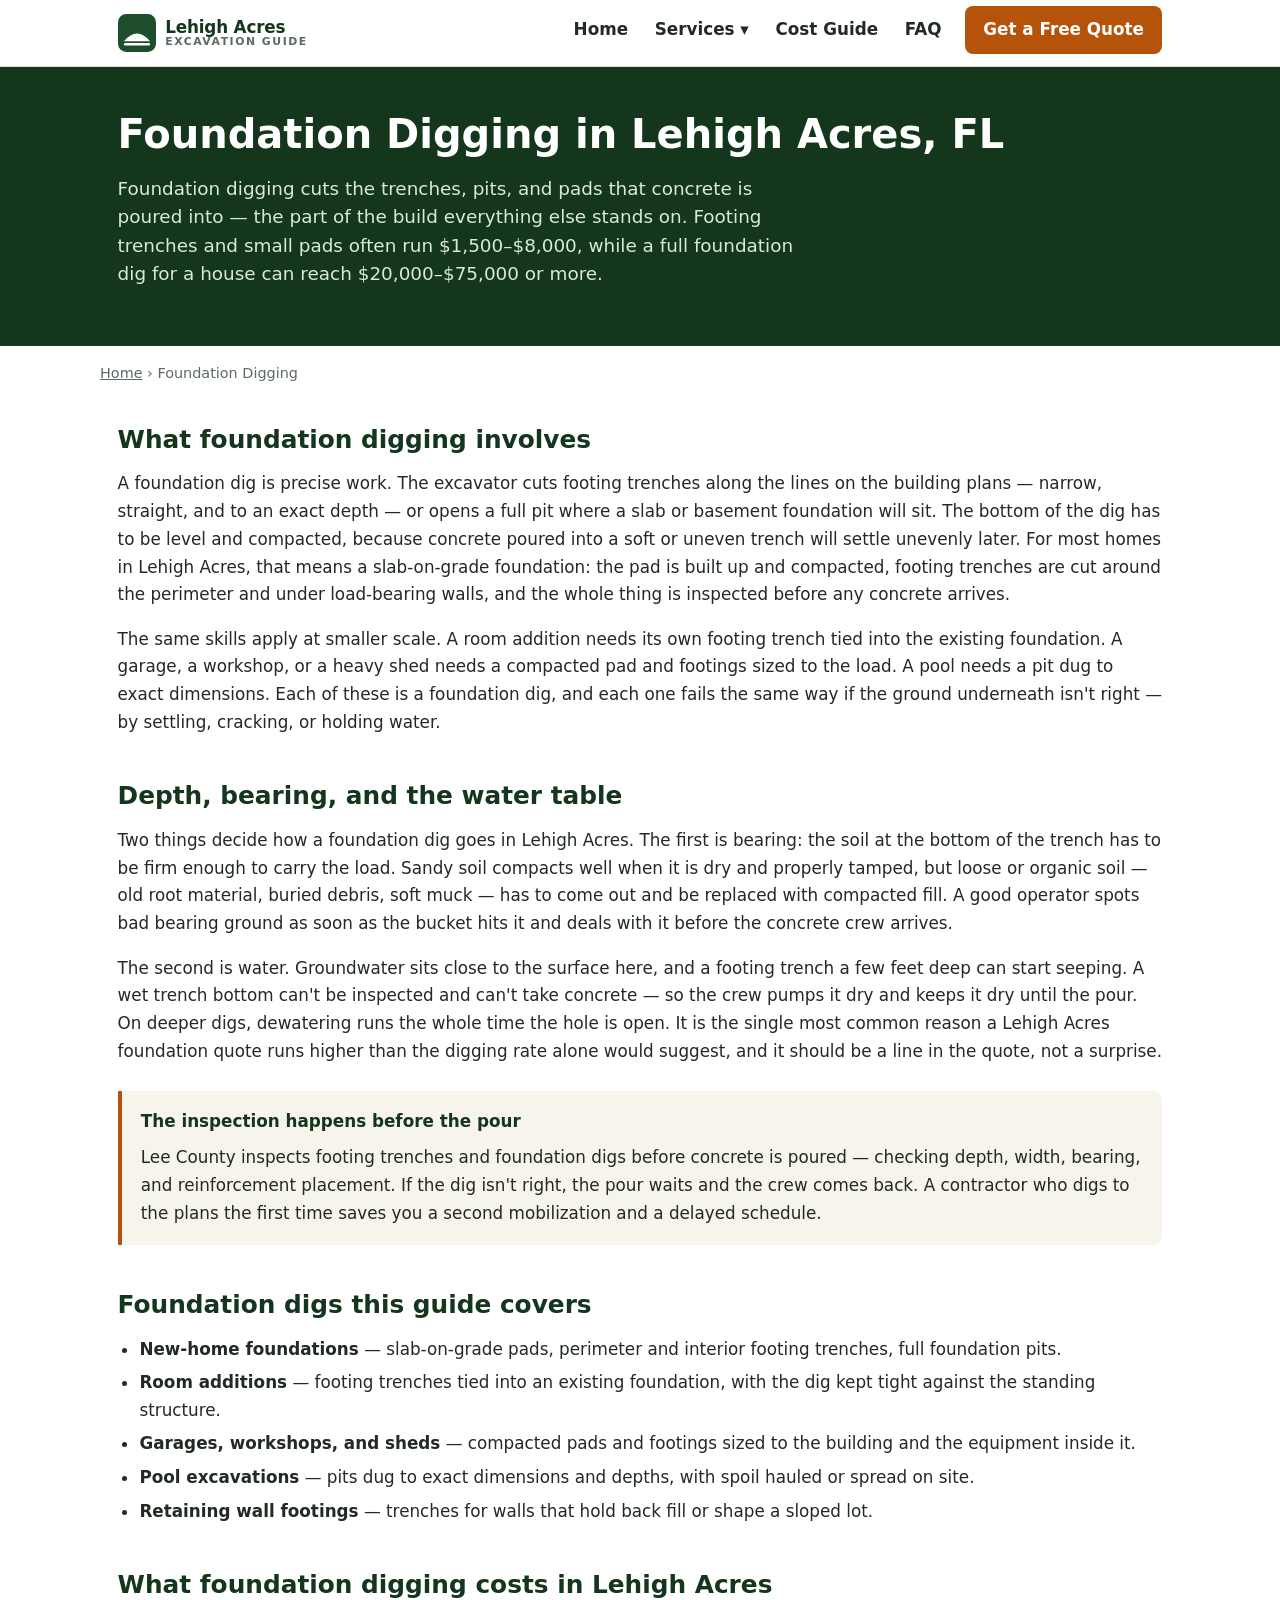
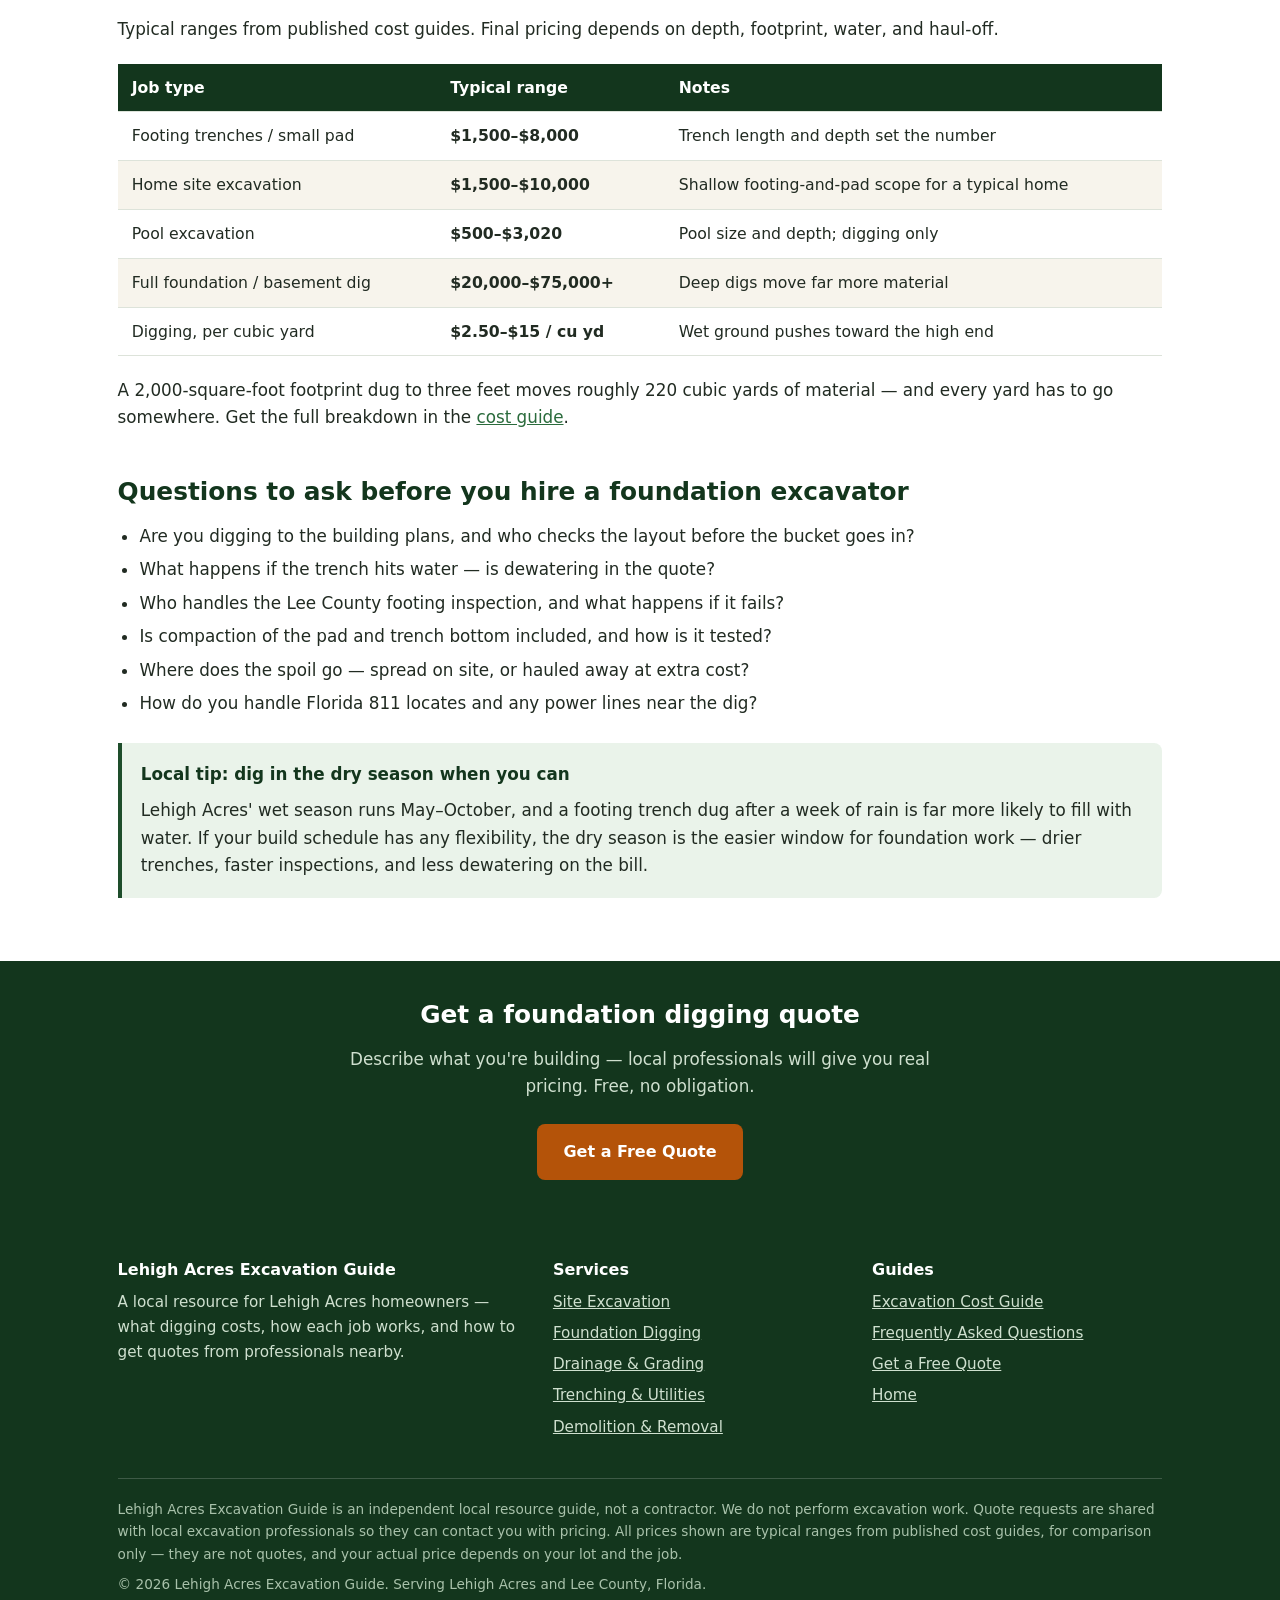
<file: foundation-digging.html>
<!DOCTYPE html>
<html lang="en">
<head>
  <meta charset="UTF-8">
  <meta name="viewport" content="width=device-width, initial-scale=1.0">
  <title>Foundation Digging in Lehigh Acres, FL | Footings, Pads &amp; Costs</title>
  <meta name="description" content="Foundation digging in Lehigh Acres, FL: footing trenches and small pads often run $1,500–$8,000. What a foundation dig involves, water in the trench, and how to get quotes.">
  <!-- PLACEHOLDER DOMAIN: replace nhigh723.github.io/lehigh-acres-excavation with the live domain on publish. -->
  <link rel="canonical" href="https://nhigh723.github.io/lehigh-acres-excavation/foundation-digging.html">
  <link rel="icon" href="data:image/svg+xml,%3Csvg xmlns='http://www.w3.org/2000/svg' viewBox='0 0 64 64'%3E%3Crect width='64' height='64' rx='14' fill='%231e4d2b'/%3E%3Cpath d='M10 46 Q32 20 54 46 Z' fill='white'/%3E%3Crect x='10' y='49' width='44' height='4' rx='2' fill='white'/%3E%3C/svg%3E">
  <link rel="stylesheet" href="css/style.css">
  <script type="application/ld+json">
  {
    "@context": "https://schema.org",
    "@type": "Service",
    "name": "Foundation Digging in Lehigh Acres, FL",
    "description": "A local guide to foundation digging in Lehigh Acres, Florida — footing trenches, foundation pits, and pads, typical costs, and how to get quotes from local professionals who perform the work.",
    "areaServed": { "@type": "City", "name": "Lehigh Acres", "addressRegion": "FL" },
    "provider": { "@type": "Organization", "name": "Lehigh Acres Excavation Guide", "url": "https://nhigh723.github.io/lehigh-acres-excavation/" }
  }
  </script>
</head>
<body>
  <a class="skip-link" href="#main">Skip to main content</a>

  <header class="site-header">
    <div class="container header-inner">
      <a class="brand" href="index.html" aria-label="Lehigh Acres Excavation Guide — home">
        <svg class="brand-mark" viewBox="0 0 64 64" role="img" aria-hidden="true"><rect width="64" height="64" rx="14" fill="#1e4d2b"/><path d="M10 46 Q32 20 54 46 Z" fill="white"/><rect x="10" y="49" width="44" height="4" rx="2" fill="white"/></svg>
        <span class="brand-text">
          <span class="brand-name">Lehigh Acres</span>
          <span class="brand-tag">Excavation Guide</span>
        </span>
      </a>
      <button class="nav-toggle" type="button" aria-expanded="false" aria-controls="main-nav">
        <span class="nav-toggle-label">Menu</span> &#9776;
      </button>
      <nav class="main-nav" id="main-nav" aria-label="Main navigation">
        <ul>
          <li><a href="index.html">Home</a></li>
          <li class="has-sub">
            <button class="sub-toggle" type="button" aria-expanded="false">Services &#9662;</button>
            <ul class="sub">
              <li><a href="site-excavation.html">Site Excavation</a></li>
              <li><a href="foundation-digging.html" aria-current="page">Foundation Digging</a></li>
              <li><a href="drainage-grading.html">Drainage &amp; Grading</a></li>
              <li><a href="trenching-utilities.html">Trenching &amp; Utilities</a></li>
              <li><a href="demolition-removal.html">Demolition &amp; Removal</a></li>
            </ul>
          </li>
          <li><a href="cost-guide.html">Cost Guide</a></li>
          <li><a href="faq.html">FAQ</a></li>
          <li class="nav-cta"><a href="get-a-quote.html">Get a Free Quote</a></li>
        </ul>
      </nav>
    </div>
  </header>

  <main id="main">
    <section class="hero hero--plain">
      <div class="container">
        <h1>Foundation Digging in Lehigh Acres, FL</h1>
        <p class="lede">Foundation digging cuts the trenches, pits, and pads that concrete is poured into — the part of the build everything else stands on. Footing trenches and small pads often run $1,500–$8,000, while a full foundation dig for a house can reach $20,000–$75,000 or more.</p>
      </div>
    </section>

    <nav class="container breadcrumbs" aria-label="Breadcrumb"><a href="index.html">Home</a> &rsaquo; Foundation Digging</nav>

    <section class="section">
      <div class="container">
        <h2>What foundation digging involves</h2>
        <p>A foundation dig is precise work. The excavator cuts footing trenches along the lines on the building plans — narrow, straight, and to an exact depth — or opens a full pit where a slab or basement foundation will sit. The bottom of the dig has to be level and compacted, because concrete poured into a soft or uneven trench will settle unevenly later. For most homes in Lehigh Acres, that means a slab-on-grade foundation: the pad is built up and compacted, footing trenches are cut around the perimeter and under load-bearing walls, and the whole thing is inspected before any concrete arrives.</p>
        <p>The same skills apply at smaller scale. A room addition needs its own footing trench tied into the existing foundation. A garage, a workshop, or a heavy shed needs a compacted pad and footings sized to the load. A pool needs a pit dug to exact dimensions. Each of these is a foundation dig, and each one fails the same way if the ground underneath isn't right — by settling, cracking, or holding water.</p>

        <h2>Depth, bearing, and the water table</h2>
        <p>Two things decide how a foundation dig goes in Lehigh Acres. The first is bearing: the soil at the bottom of the trench has to be firm enough to carry the load. Sandy soil compacts well when it is dry and properly tamped, but loose or organic soil — old root material, buried debris, soft muck — has to come out and be replaced with compacted fill. A good operator spots bad bearing ground as soon as the bucket hits it and deals with it before the concrete crew arrives.</p>
        <p>The second is water. Groundwater sits close to the surface here, and a footing trench a few feet deep can start seeping. A wet trench bottom can't be inspected and can't take concrete — so the crew pumps it dry and keeps it dry until the pour. On deeper digs, dewatering runs the whole time the hole is open. It is the single most common reason a Lehigh Acres foundation quote runs higher than the digging rate alone would suggest, and it should be a line in the quote, not a surprise.</p>

        <div class="callout">
          <p><strong>The inspection happens before the pour</strong></p>
          <p>Lee County inspects footing trenches and foundation digs before concrete is poured — checking depth, width, bearing, and reinforcement placement. If the dig isn't right, the pour waits and the crew comes back. A contractor who digs to the plans the first time saves you a second mobilization and a delayed schedule.</p>
        </div>

        <h2>Foundation digs this guide covers</h2>
        <ul>
          <li><strong>New-home foundations</strong> — slab-on-grade pads, perimeter and interior footing trenches, full foundation pits.</li>
          <li><strong>Room additions</strong> — footing trenches tied into an existing foundation, with the dig kept tight against the standing structure.</li>
          <li><strong>Garages, workshops, and sheds</strong> — compacted pads and footings sized to the building and the equipment inside it.</li>
          <li><strong>Pool excavations</strong> — pits dug to exact dimensions and depths, with spoil hauled or spread on site.</li>
          <li><strong>Retaining wall footings</strong> — trenches for walls that hold back fill or shape a sloped lot.</li>
        </ul>

        <h2>What foundation digging costs in Lehigh Acres</h2>
        <p>Typical ranges from published cost guides. Final pricing depends on depth, footprint, water, and haul-off.</p>
        <div class="table-wrap">
          <table>
            <thead>
              <tr><th scope="col">Job type</th><th scope="col">Typical range</th><th scope="col">Notes</th></tr>
            </thead>
            <tbody>
              <tr><td>Footing trenches / small pad</td><td class="price">$1,500–$8,000</td><td>Trench length and depth set the number</td></tr>
              <tr><td>Home site excavation</td><td class="price">$1,500–$10,000</td><td>Shallow footing-and-pad scope for a typical home</td></tr>
              <tr><td>Pool excavation</td><td class="price">$500–$3,020</td><td>Pool size and depth; digging only</td></tr>
              <tr><td>Full foundation / basement dig</td><td class="price">$20,000–$75,000+</td><td>Deep digs move far more material</td></tr>
              <tr><td>Digging, per cubic yard</td><td class="price">$2.50–$15 / cu yd</td><td>Wet ground pushes toward the high end</td></tr>
            </tbody>
          </table>
        </div>
        <p>A 2,000-square-foot footprint dug to three feet moves roughly 220 cubic yards of material — and every yard has to go somewhere. Get the full breakdown in the <a href="cost-guide.html">cost guide</a>.</p>

        <h2>Questions to ask before you hire a foundation excavator</h2>
        <ul>
          <li>Are you digging to the building plans, and who checks the layout before the bucket goes in?</li>
          <li>What happens if the trench hits water — is dewatering in the quote?</li>
          <li>Who handles the Lee County footing inspection, and what happens if it fails?</li>
          <li>Is compaction of the pad and trench bottom included, and how is it tested?</li>
          <li>Where does the spoil go — spread on site, or hauled away at extra cost?</li>
          <li>How do you handle Florida 811 locates and any power lines near the dig?</li>
        </ul>

        <div class="callout callout--green">
          <p><strong>Local tip: dig in the dry season when you can</strong></p>
          <p>Lehigh Acres' wet season runs May–October, and a footing trench dug after a week of rain is far more likely to fill with water. If your build schedule has any flexibility, the dry season is the easier window for foundation work — drier trenches, faster inspections, and less dewatering on the bill.</p>
        </div>
      </div>
    </section>

    <section class="cta-band">
      <div class="container">
        <h2>Get a foundation digging quote</h2>
        <p>Describe what you're building — local professionals will give you real pricing. Free, no obligation.</p>
        <a class="btn btn-amber" href="get-a-quote.html">Get a Free Quote</a>
      </div>
    </section>
  </main>

  <footer class="site-footer">
    <div class="container">
      <div class="footer-grid">
        <div>
          <h3>Lehigh Acres Excavation Guide</h3>
          <p>A local resource for Lehigh Acres homeowners — what digging costs, how each job works, and how to get quotes from professionals nearby.</p>
        </div>
        <div>
          <h3>Services</h3>
          <ul>
            <li><a href="site-excavation.html">Site Excavation</a></li>
            <li><a href="foundation-digging.html">Foundation Digging</a></li>
            <li><a href="drainage-grading.html">Drainage &amp; Grading</a></li>
            <li><a href="trenching-utilities.html">Trenching &amp; Utilities</a></li>
            <li><a href="demolition-removal.html">Demolition &amp; Removal</a></li>
          </ul>
        </div>
        <div>
          <h3>Guides</h3>
          <ul>
            <li><a href="cost-guide.html">Excavation Cost Guide</a></li>
            <li><a href="faq.html">Frequently Asked Questions</a></li>
            <li><a href="get-a-quote.html">Get a Free Quote</a></li>
            <li><a href="index.html">Home</a></li>
          </ul>
        </div>
      </div>
      <div class="footer-disclaimer">
        <p>Lehigh Acres Excavation Guide is an independent local resource guide, not a contractor. We do not perform excavation work. Quote requests are shared with local excavation professionals so they can contact you with pricing. All prices shown are typical ranges from published cost guides, for comparison only — they are not quotes, and your actual price depends on your lot and the job.</p>
        <p>&copy; 2026 Lehigh Acres Excavation Guide. Serving Lehigh Acres and Lee County, Florida.</p>
      </div>
    </div>
  </footer>

  <script src="js/main.js"></script>
</body>
</html>
</file>
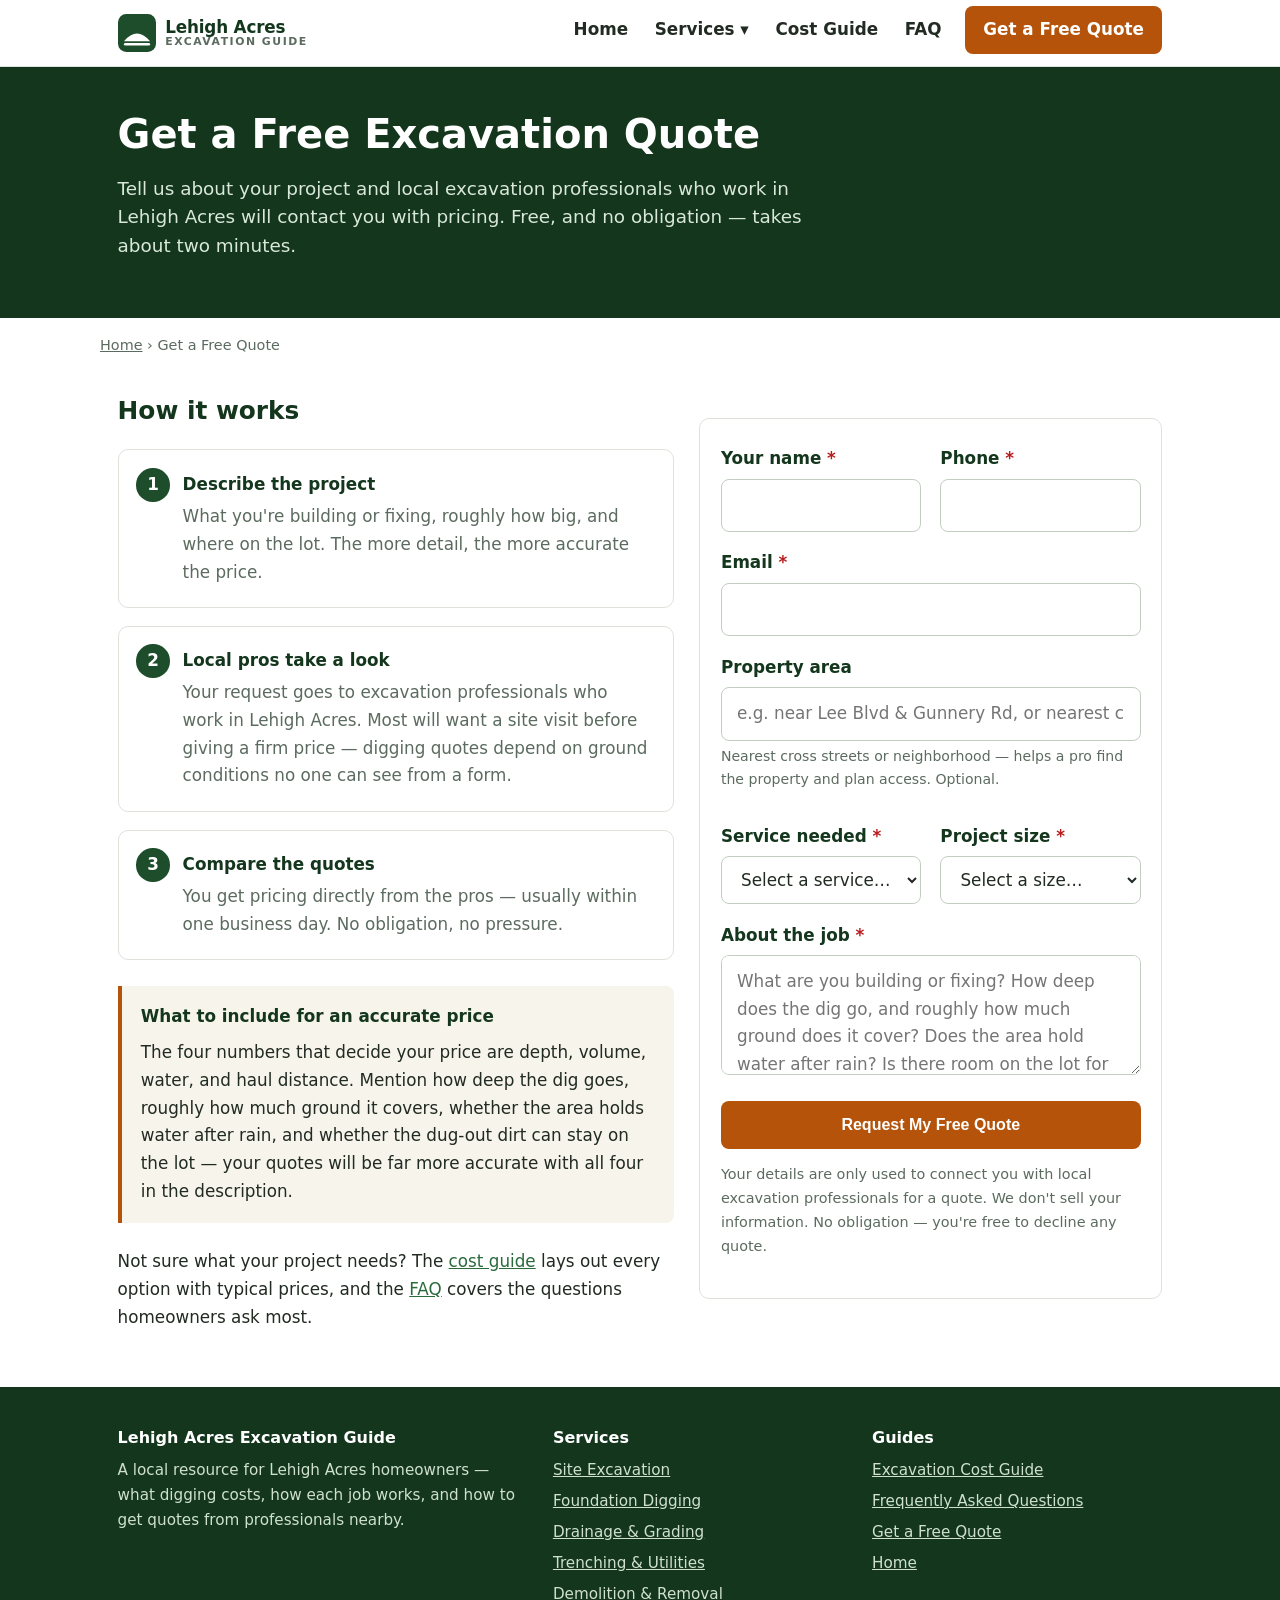
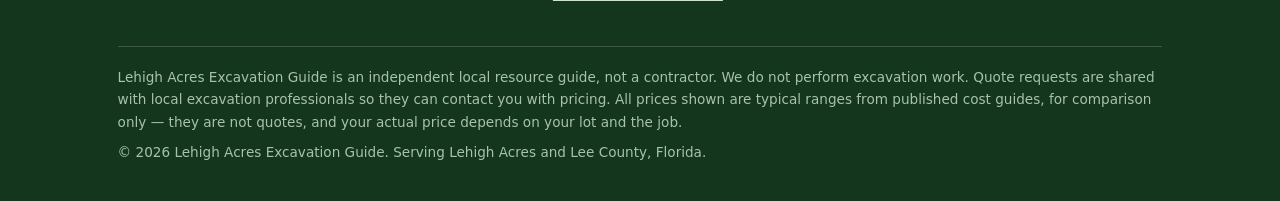
<file: get-a-quote.html>
<!DOCTYPE html>
<html lang="en">
<head>
  <meta charset="UTF-8">
  <meta name="viewport" content="width=device-width, initial-scale=1.0">
  <title>Get a Free Excavation Quote — Lehigh Acres, FL</title>
  <meta name="description" content="Get a free excavation quote in Lehigh Acres, FL. Describe your project and local professionals will contact you with pricing — free, no obligation.">
  <!-- PLACEHOLDER DOMAIN: replace nhigh723.github.io/lehigh-acres-excavation with the live domain on publish. -->
  <link rel="canonical" href="https://nhigh723.github.io/lehigh-acres-excavation/get-a-quote.html">
  <link rel="icon" href="data:image/svg+xml,%3Csvg xmlns='http://www.w3.org/2000/svg' viewBox='0 0 64 64'%3E%3Crect width='64' height='64' rx='14' fill='%231e4d2b'/%3E%3Cpath d='M10 46 Q32 20 54 46 Z' fill='white'/%3E%3Crect x='10' y='49' width='44' height='4' rx='2' fill='white'/%3E%3C/svg%3E">
  <link rel="stylesheet" href="css/style.css">
</head>
<body>
  <a class="skip-link" href="#main">Skip to main content</a>

  <header class="site-header">
    <div class="container header-inner">
      <a class="brand" href="index.html" aria-label="Lehigh Acres Excavation Guide — home">
        <svg class="brand-mark" viewBox="0 0 64 64" role="img" aria-hidden="true"><rect width="64" height="64" rx="14" fill="#1e4d2b"/><path d="M10 46 Q32 20 54 46 Z" fill="white"/><rect x="10" y="49" width="44" height="4" rx="2" fill="white"/></svg>
        <span class="brand-text">
          <span class="brand-name">Lehigh Acres</span>
          <span class="brand-tag">Excavation Guide</span>
        </span>
      </a>
      <button class="nav-toggle" type="button" aria-expanded="false" aria-controls="main-nav">
        <span class="nav-toggle-label">Menu</span> &#9776;
      </button>
      <nav class="main-nav" id="main-nav" aria-label="Main navigation">
        <ul>
          <li><a href="index.html">Home</a></li>
          <li class="has-sub">
            <button class="sub-toggle" type="button" aria-expanded="false">Services &#9662;</button>
            <ul class="sub">
              <li><a href="site-excavation.html">Site Excavation</a></li>
              <li><a href="foundation-digging.html">Foundation Digging</a></li>
              <li><a href="drainage-grading.html">Drainage &amp; Grading</a></li>
              <li><a href="trenching-utilities.html">Trenching &amp; Utilities</a></li>
              <li><a href="demolition-removal.html">Demolition &amp; Removal</a></li>
            </ul>
          </li>
          <li><a href="cost-guide.html">Cost Guide</a></li>
          <li><a href="faq.html">FAQ</a></li>
          <li class="nav-cta"><a href="get-a-quote.html" aria-current="page">Get a Free Quote</a></li>
        </ul>
      </nav>
    </div>
  </header>

  <main id="main">
    <section class="hero hero--plain">
      <div class="container">
        <h1>Get a Free Excavation Quote</h1>
        <p class="lede">Tell us about your project and local excavation professionals who work in Lehigh Acres will contact you with pricing. Free, and no obligation — takes about two minutes.</p>
      </div>
    </section>

    <nav class="container breadcrumbs" aria-label="Breadcrumb"><a href="index.html">Home</a> &rsaquo; Get a Free Quote</nav>

    <section class="section">
      <div class="container">
        <div class="split">
          <div>
            <h2 style="margin-top:0;">How it works</h2>
            <ol class="steps" style="grid-template-columns: 1fr;">
              <li>
                <strong>Describe the project</strong>
                <p>What you're building or fixing, roughly how big, and where on the lot. The more detail, the more accurate the price.</p>
              </li>
              <li>
                <strong>Local pros take a look</strong>
                <p>Your request goes to excavation professionals who work in Lehigh Acres. Most will want a site visit before giving a firm price — digging quotes depend on ground conditions no one can see from a form.</p>
              </li>
              <li>
                <strong>Compare the quotes</strong>
                <p>You get pricing directly from the pros — usually within one business day. No obligation, no pressure.</p>
              </li>
            </ol>

            <div class="callout">
              <p><strong>What to include for an accurate price</strong></p>
              <p>The four numbers that decide your price are depth, volume, water, and haul distance. Mention how deep the dig goes, roughly how much ground it covers, whether the area holds water after rain, and whether the dug-out dirt can stay on the lot — your quotes will be far more accurate with all four in the description.</p>
            </div>
            <p>Not sure what your project needs? The <a href="cost-guide.html">cost guide</a> lays out every option with typical prices, and the <a href="faq.html">FAQ</a> covers the questions homeowners ask most.</p>
          </div>

          <div>
            <div class="form-wrap">
              <div class="form-status" id="form-status" role="status" aria-live="polite"></div>

              <form id="quote-form" novalidate>
                <!-- Honeypot field: hidden from humans, catches bots. -->
                <div class="hp-field" aria-hidden="true">
                  <label for="company">Company (leave blank)</label>
                  <input type="text" id="company" name="company" tabindex="-1" autocomplete="off">
                </div>

                <div class="form-grid">
                  <div class="form-row">
                    <label for="name">Your name <span class="req" aria-hidden="true">*</span></label>
                    <input type="text" id="name" name="name" autocomplete="name" required>
                    <p class="field-error">Please enter your name.</p>
                  </div>
                  <div class="form-row">
                    <label for="phone">Phone <span class="req" aria-hidden="true">*</span></label>
                    <input type="tel" id="phone" name="phone" autocomplete="tel" required>
                    <p class="field-error">Please enter a valid phone number (at least 10 digits).</p>
                  </div>
                  <div class="form-row form-row--wide">
                    <label for="email">Email <span class="req" aria-hidden="true">*</span></label>
                    <input type="email" id="email" name="email" autocomplete="email" required>
                    <p class="field-error">Please enter a valid email address.</p>
                  </div>
                  <div class="form-row form-row--wide">
                    <label for="area">Property area</label>
                    <input type="text" id="area" name="area" placeholder="e.g. near Lee Blvd &amp; Gunnery Rd, or nearest cross streets">
                    <p class="hint">Nearest cross streets or neighborhood — helps a pro find the property and plan access. Optional.</p>
                  </div>
                  <div class="form-row">
                    <label for="service">Service needed <span class="req" aria-hidden="true">*</span></label>
                    <select id="service" name="service" required>
                      <option value="">Select a service…</option>
                      <option value="site-excavation">Site excavation</option>
                      <option value="foundation-digging">Foundation digging</option>
                      <option value="drainage-grading">Drainage &amp; grading</option>
                      <option value="trenching-utilities">Trenching &amp; utilities</option>
                      <option value="demolition-removal">Demolition &amp; removal</option>
                      <option value="not-sure">Not sure yet — advise me</option>
                    </select>
                    <p class="field-error">Please choose a service (or "Not sure yet").</p>
                  </div>
                  <div class="form-row">
                    <label for="size">Project size <span class="req" aria-hidden="true">*</span></label>
                    <select id="size" name="size" required>
                      <option value="">Select a size…</option>
                      <option value="small">Small — a trench, single footing, or small pad</option>
                      <option value="medium">Medium — a foundation, driveway, or drainage run</option>
                      <option value="large">Large — a full site, deep dig, or multi-part job</option>
                      <option value="unknown">Not sure</option>
                    </select>
                    <p class="field-error">Please choose the project size.</p>
                  </div>
                  <div class="form-row form-row--wide">
                    <label for="description">About the job <span class="req" aria-hidden="true">*</span></label>
                    <textarea id="description" name="description" placeholder="What are you building or fixing? How deep does the dig go, and roughly how much ground does it cover? Does the area hold water after rain? Is there room on the lot for the dug-out dirt, or does it need hauling away? Anything else a pro should know…" required></textarea>
                    <p class="field-error">Please add a short description of the job.</p>
                  </div>
                </div>

                <button type="submit" class="btn btn-amber" style="width:100%;">Request My Free Quote</button>
                <p class="privacy-note">Your details are only used to connect you with local excavation professionals for a quote. We don't sell your information. No obligation — you're free to decline any quote.</p>
              </form>

              <div id="quote-summary" class="quote-summary" style="display:none;" aria-live="polite"></div>
              <button type="button" id="copy-details" class="btn btn-outline-green" style="display:none; width:100%; margin-top:0.6em;">Copy my request details</button>
            </div>
          </div>
        </div>
      </div>
    </section>
  </main>

  <footer class="site-footer">
    <div class="container">
      <div class="footer-grid">
        <div>
          <h3>Lehigh Acres Excavation Guide</h3>
          <p>A local resource for Lehigh Acres homeowners — what digging costs, how each job works, and how to get quotes from professionals nearby.</p>
        </div>
        <div>
          <h3>Services</h3>
          <ul>
            <li><a href="site-excavation.html">Site Excavation</a></li>
            <li><a href="foundation-digging.html">Foundation Digging</a></li>
            <li><a href="drainage-grading.html">Drainage &amp; Grading</a></li>
            <li><a href="trenching-utilities.html">Trenching &amp; Utilities</a></li>
            <li><a href="demolition-removal.html">Demolition &amp; Removal</a></li>
          </ul>
        </div>
        <div>
          <h3>Guides</h3>
          <ul>
            <li><a href="cost-guide.html">Excavation Cost Guide</a></li>
            <li><a href="faq.html">Frequently Asked Questions</a></li>
            <li><a href="get-a-quote.html">Get a Free Quote</a></li>
            <li><a href="index.html">Home</a></li>
          </ul>
        </div>
      </div>
      <div class="footer-disclaimer">
        <p>Lehigh Acres Excavation Guide is an independent local resource guide, not a contractor. We do not perform excavation work. Quote requests are shared with local excavation professionals so they can contact you with pricing. All prices shown are typical ranges from published cost guides, for comparison only — they are not quotes, and your actual price depends on your lot and the job.</p>
        <p>&copy; 2026 Lehigh Acres Excavation Guide. Serving Lehigh Acres and Lee County, Florida.</p>
      </div>
    </div>
  </footer>

  <script src="js/main.js"></script>
</body>
</html>
</file>
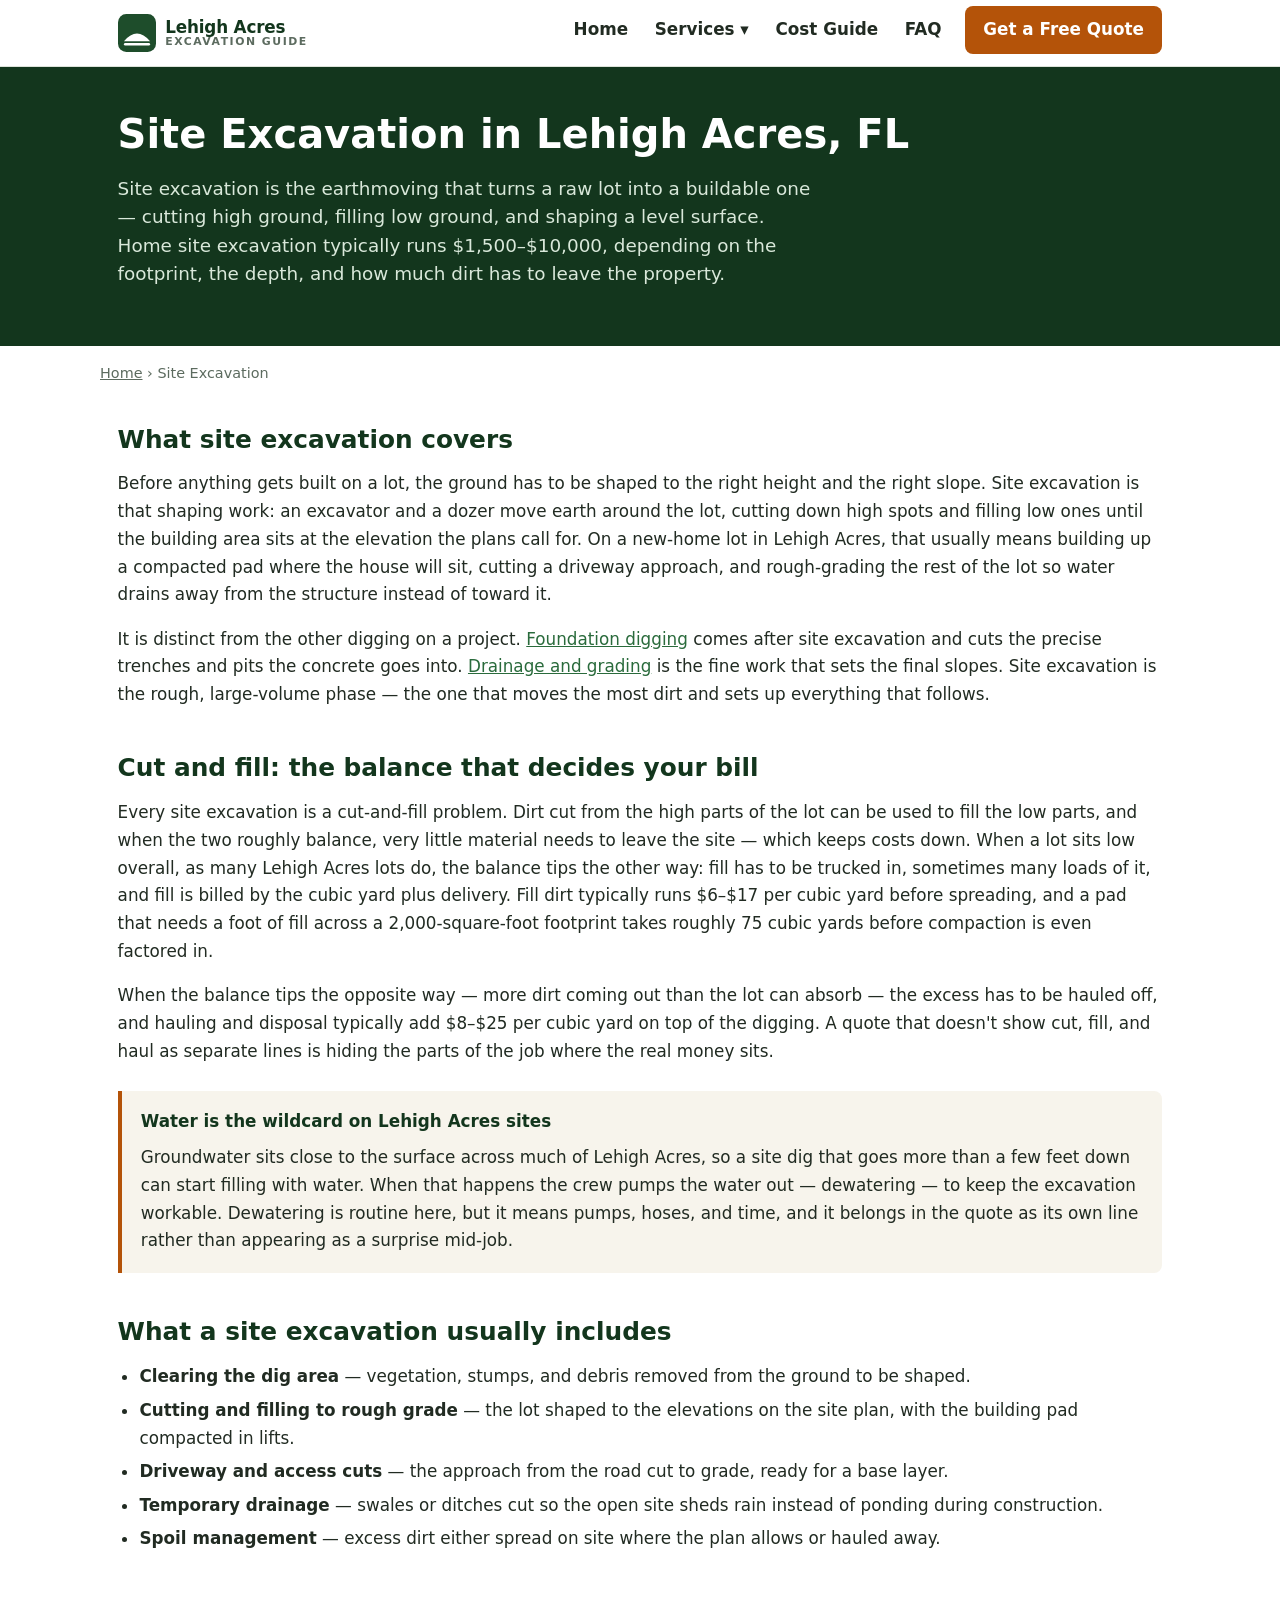
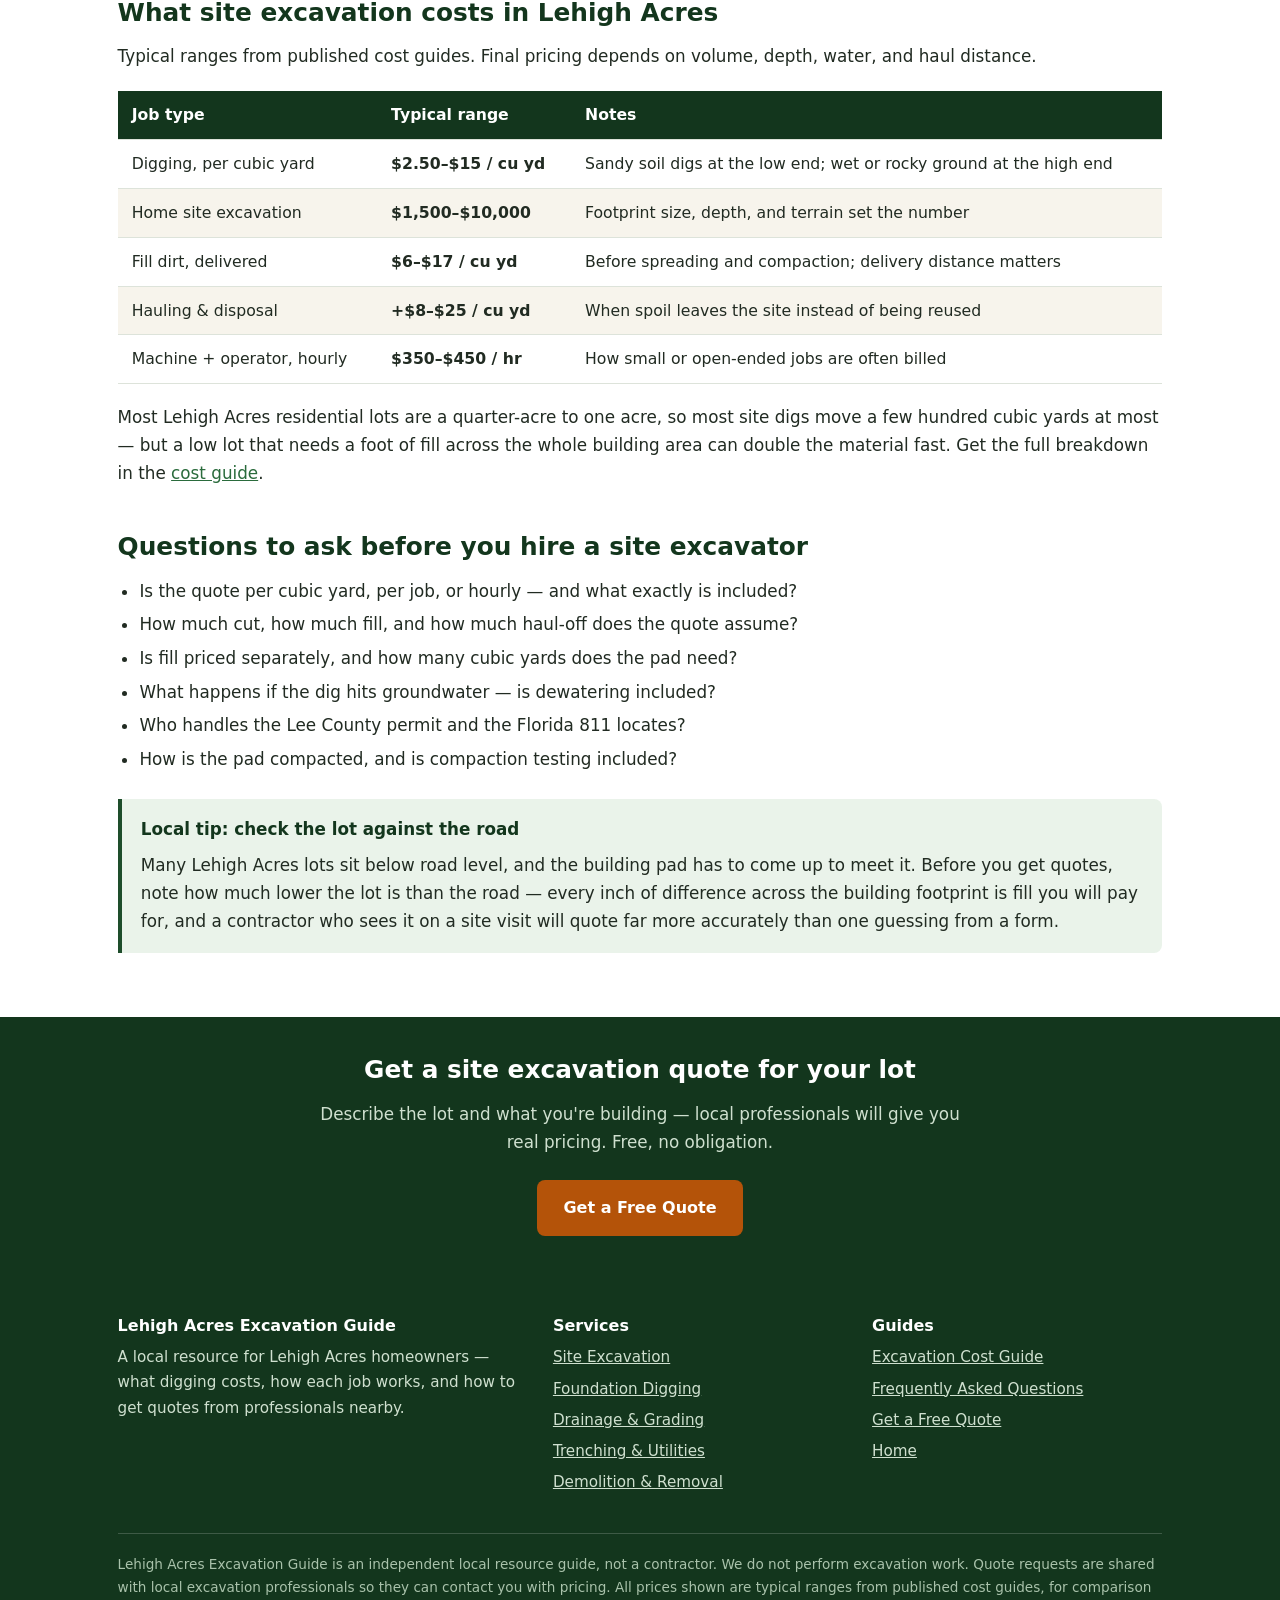
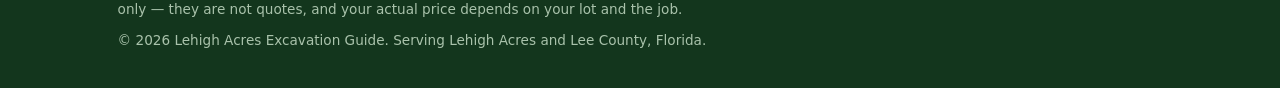
<file: site-excavation.html>
<!DOCTYPE html>
<html lang="en">
<head>
  <meta charset="UTF-8">
  <meta name="viewport" content="width=device-width, initial-scale=1.0">
  <title>Site Excavation in Lehigh Acres, FL | Costs &amp; What to Expect</title>
  <meta name="description" content="Site excavation in Lehigh Acres, FL: home site digs often run $1,500–$10,000. Cut and fill, building pads, dewatering on high-water-table lots, and what happens to the dirt.">
  <!-- PLACEHOLDER DOMAIN: replace nhigh723.github.io/lehigh-acres-excavation with the live domain on publish. -->
  <link rel="canonical" href="https://nhigh723.github.io/lehigh-acres-excavation/site-excavation.html">
  <link rel="icon" href="data:image/svg+xml,%3Csvg xmlns='http://www.w3.org/2000/svg' viewBox='0 0 64 64'%3E%3Crect width='64' height='64' rx='14' fill='%231e4d2b'/%3E%3Cpath d='M10 46 Q32 20 54 46 Z' fill='white'/%3E%3Crect x='10' y='49' width='44' height='4' rx='2' fill='white'/%3E%3C/svg%3E">
  <link rel="stylesheet" href="css/style.css">
  <script type="application/ld+json">
  {
    "@context": "https://schema.org",
    "@type": "Service",
    "name": "Site Excavation in Lehigh Acres, FL",
    "description": "A local guide to site excavation in Lehigh Acres, Florida — how site digging works, typical costs, and how to get quotes from local professionals who perform the work.",
    "areaServed": { "@type": "City", "name": "Lehigh Acres", "addressRegion": "FL" },
    "provider": { "@type": "Organization", "name": "Lehigh Acres Excavation Guide", "url": "https://nhigh723.github.io/lehigh-acres-excavation/" }
  }
  </script>
</head>
<body>
  <a class="skip-link" href="#main">Skip to main content</a>

  <header class="site-header">
    <div class="container header-inner">
      <a class="brand" href="index.html" aria-label="Lehigh Acres Excavation Guide — home">
        <svg class="brand-mark" viewBox="0 0 64 64" role="img" aria-hidden="true"><rect width="64" height="64" rx="14" fill="#1e4d2b"/><path d="M10 46 Q32 20 54 46 Z" fill="white"/><rect x="10" y="49" width="44" height="4" rx="2" fill="white"/></svg>
        <span class="brand-text">
          <span class="brand-name">Lehigh Acres</span>
          <span class="brand-tag">Excavation Guide</span>
        </span>
      </a>
      <button class="nav-toggle" type="button" aria-expanded="false" aria-controls="main-nav">
        <span class="nav-toggle-label">Menu</span> &#9776;
      </button>
      <nav class="main-nav" id="main-nav" aria-label="Main navigation">
        <ul>
          <li><a href="index.html">Home</a></li>
          <li class="has-sub">
            <button class="sub-toggle" type="button" aria-expanded="false">Services &#9662;</button>
            <ul class="sub">
              <li><a href="site-excavation.html" aria-current="page">Site Excavation</a></li>
              <li><a href="foundation-digging.html">Foundation Digging</a></li>
              <li><a href="drainage-grading.html">Drainage &amp; Grading</a></li>
              <li><a href="trenching-utilities.html">Trenching &amp; Utilities</a></li>
              <li><a href="demolition-removal.html">Demolition &amp; Removal</a></li>
            </ul>
          </li>
          <li><a href="cost-guide.html">Cost Guide</a></li>
          <li><a href="faq.html">FAQ</a></li>
          <li class="nav-cta"><a href="get-a-quote.html">Get a Free Quote</a></li>
        </ul>
      </nav>
    </div>
  </header>

  <main id="main">
    <section class="hero hero--plain">
      <div class="container">
        <h1>Site Excavation in Lehigh Acres, FL</h1>
        <p class="lede">Site excavation is the earthmoving that turns a raw lot into a buildable one — cutting high ground, filling low ground, and shaping a level surface. Home site excavation typically runs $1,500–$10,000, depending on the footprint, the depth, and how much dirt has to leave the property.</p>
      </div>
    </section>

    <nav class="container breadcrumbs" aria-label="Breadcrumb"><a href="index.html">Home</a> &rsaquo; Site Excavation</nav>

    <section class="section">
      <div class="container">
        <h2>What site excavation covers</h2>
        <p>Before anything gets built on a lot, the ground has to be shaped to the right height and the right slope. Site excavation is that shaping work: an excavator and a dozer move earth around the lot, cutting down high spots and filling low ones until the building area sits at the elevation the plans call for. On a new-home lot in Lehigh Acres, that usually means building up a compacted pad where the house will sit, cutting a driveway approach, and rough-grading the rest of the lot so water drains away from the structure instead of toward it.</p>
        <p>It is distinct from the other digging on a project. <a href="foundation-digging.html">Foundation digging</a> comes after site excavation and cuts the precise trenches and pits the concrete goes into. <a href="drainage-grading.html">Drainage and grading</a> is the fine work that sets the final slopes. Site excavation is the rough, large-volume phase — the one that moves the most dirt and sets up everything that follows.</p>

        <h2>Cut and fill: the balance that decides your bill</h2>
        <p>Every site excavation is a cut-and-fill problem. Dirt cut from the high parts of the lot can be used to fill the low parts, and when the two roughly balance, very little material needs to leave the site — which keeps costs down. When a lot sits low overall, as many Lehigh Acres lots do, the balance tips the other way: fill has to be trucked in, sometimes many loads of it, and fill is billed by the cubic yard plus delivery. Fill dirt typically runs $6–$17 per cubic yard before spreading, and a pad that needs a foot of fill across a 2,000-square-foot footprint takes roughly 75 cubic yards before compaction is even factored in.</p>
        <p>When the balance tips the opposite way — more dirt coming out than the lot can absorb — the excess has to be hauled off, and hauling and disposal typically add $8–$25 per cubic yard on top of the digging. A quote that doesn't show cut, fill, and haul as separate lines is hiding the parts of the job where the real money sits.</p>

        <div class="callout">
          <p><strong>Water is the wildcard on Lehigh Acres sites</strong></p>
          <p>Groundwater sits close to the surface across much of Lehigh Acres, so a site dig that goes more than a few feet down can start filling with water. When that happens the crew pumps the water out — dewatering — to keep the excavation workable. Dewatering is routine here, but it means pumps, hoses, and time, and it belongs in the quote as its own line rather than appearing as a surprise mid-job.</p>
        </div>

        <h2>What a site excavation usually includes</h2>
        <ul>
          <li><strong>Clearing the dig area</strong> — vegetation, stumps, and debris removed from the ground to be shaped.</li>
          <li><strong>Cutting and filling to rough grade</strong> — the lot shaped to the elevations on the site plan, with the building pad compacted in lifts.</li>
          <li><strong>Driveway and access cuts</strong> — the approach from the road cut to grade, ready for a base layer.</li>
          <li><strong>Temporary drainage</strong> — swales or ditches cut so the open site sheds rain instead of ponding during construction.</li>
          <li><strong>Spoil management</strong> — excess dirt either spread on site where the plan allows or hauled away.</li>
        </ul>

        <h2>What site excavation costs in Lehigh Acres</h2>
        <p>Typical ranges from published cost guides. Final pricing depends on volume, depth, water, and haul distance.</p>
        <div class="table-wrap">
          <table>
            <thead>
              <tr><th scope="col">Job type</th><th scope="col">Typical range</th><th scope="col">Notes</th></tr>
            </thead>
            <tbody>
              <tr><td>Digging, per cubic yard</td><td class="price">$2.50–$15 / cu yd</td><td>Sandy soil digs at the low end; wet or rocky ground at the high end</td></tr>
              <tr><td>Home site excavation</td><td class="price">$1,500–$10,000</td><td>Footprint size, depth, and terrain set the number</td></tr>
              <tr><td>Fill dirt, delivered</td><td class="price">$6–$17 / cu yd</td><td>Before spreading and compaction; delivery distance matters</td></tr>
              <tr><td>Hauling &amp; disposal</td><td class="price">+$8–$25 / cu yd</td><td>When spoil leaves the site instead of being reused</td></tr>
              <tr><td>Machine + operator, hourly</td><td class="price">$350–$450 / hr</td><td>How small or open-ended jobs are often billed</td></tr>
            </tbody>
          </table>
        </div>
        <p>Most Lehigh Acres residential lots are a quarter-acre to one acre, so most site digs move a few hundred cubic yards at most — but a low lot that needs a foot of fill across the whole building area can double the material fast. Get the full breakdown in the <a href="cost-guide.html">cost guide</a>.</p>

        <h2>Questions to ask before you hire a site excavator</h2>
        <ul>
          <li>Is the quote per cubic yard, per job, or hourly — and what exactly is included?</li>
          <li>How much cut, how much fill, and how much haul-off does the quote assume?</li>
          <li>Is fill priced separately, and how many cubic yards does the pad need?</li>
          <li>What happens if the dig hits groundwater — is dewatering included?</li>
          <li>Who handles the Lee County permit and the Florida 811 locates?</li>
          <li>How is the pad compacted, and is compaction testing included?</li>
        </ul>

        <div class="callout callout--green">
          <p><strong>Local tip: check the lot against the road</strong></p>
          <p>Many Lehigh Acres lots sit below road level, and the building pad has to come up to meet it. Before you get quotes, note how much lower the lot is than the road — every inch of difference across the building footprint is fill you will pay for, and a contractor who sees it on a site visit will quote far more accurately than one guessing from a form.</p>
        </div>
      </div>
    </section>

    <section class="cta-band">
      <div class="container">
        <h2>Get a site excavation quote for your lot</h2>
        <p>Describe the lot and what you're building — local professionals will give you real pricing. Free, no obligation.</p>
        <a class="btn btn-amber" href="get-a-quote.html">Get a Free Quote</a>
      </div>
    </section>
  </main>

  <footer class="site-footer">
    <div class="container">
      <div class="footer-grid">
        <div>
          <h3>Lehigh Acres Excavation Guide</h3>
          <p>A local resource for Lehigh Acres homeowners — what digging costs, how each job works, and how to get quotes from professionals nearby.</p>
        </div>
        <div>
          <h3>Services</h3>
          <ul>
            <li><a href="site-excavation.html">Site Excavation</a></li>
            <li><a href="foundation-digging.html">Foundation Digging</a></li>
            <li><a href="drainage-grading.html">Drainage &amp; Grading</a></li>
            <li><a href="trenching-utilities.html">Trenching &amp; Utilities</a></li>
            <li><a href="demolition-removal.html">Demolition &amp; Removal</a></li>
          </ul>
        </div>
        <div>
          <h3>Guides</h3>
          <ul>
            <li><a href="cost-guide.html">Excavation Cost Guide</a></li>
            <li><a href="faq.html">Frequently Asked Questions</a></li>
            <li><a href="get-a-quote.html">Get a Free Quote</a></li>
            <li><a href="index.html">Home</a></li>
          </ul>
        </div>
      </div>
      <div class="footer-disclaimer">
        <p>Lehigh Acres Excavation Guide is an independent local resource guide, not a contractor. We do not perform excavation work. Quote requests are shared with local excavation professionals so they can contact you with pricing. All prices shown are typical ranges from published cost guides, for comparison only — they are not quotes, and your actual price depends on your lot and the job.</p>
        <p>&copy; 2026 Lehigh Acres Excavation Guide. Serving Lehigh Acres and Lee County, Florida.</p>
      </div>
    </div>
  </footer>

  <script src="js/main.js"></script>
</body>
</html>
</file>
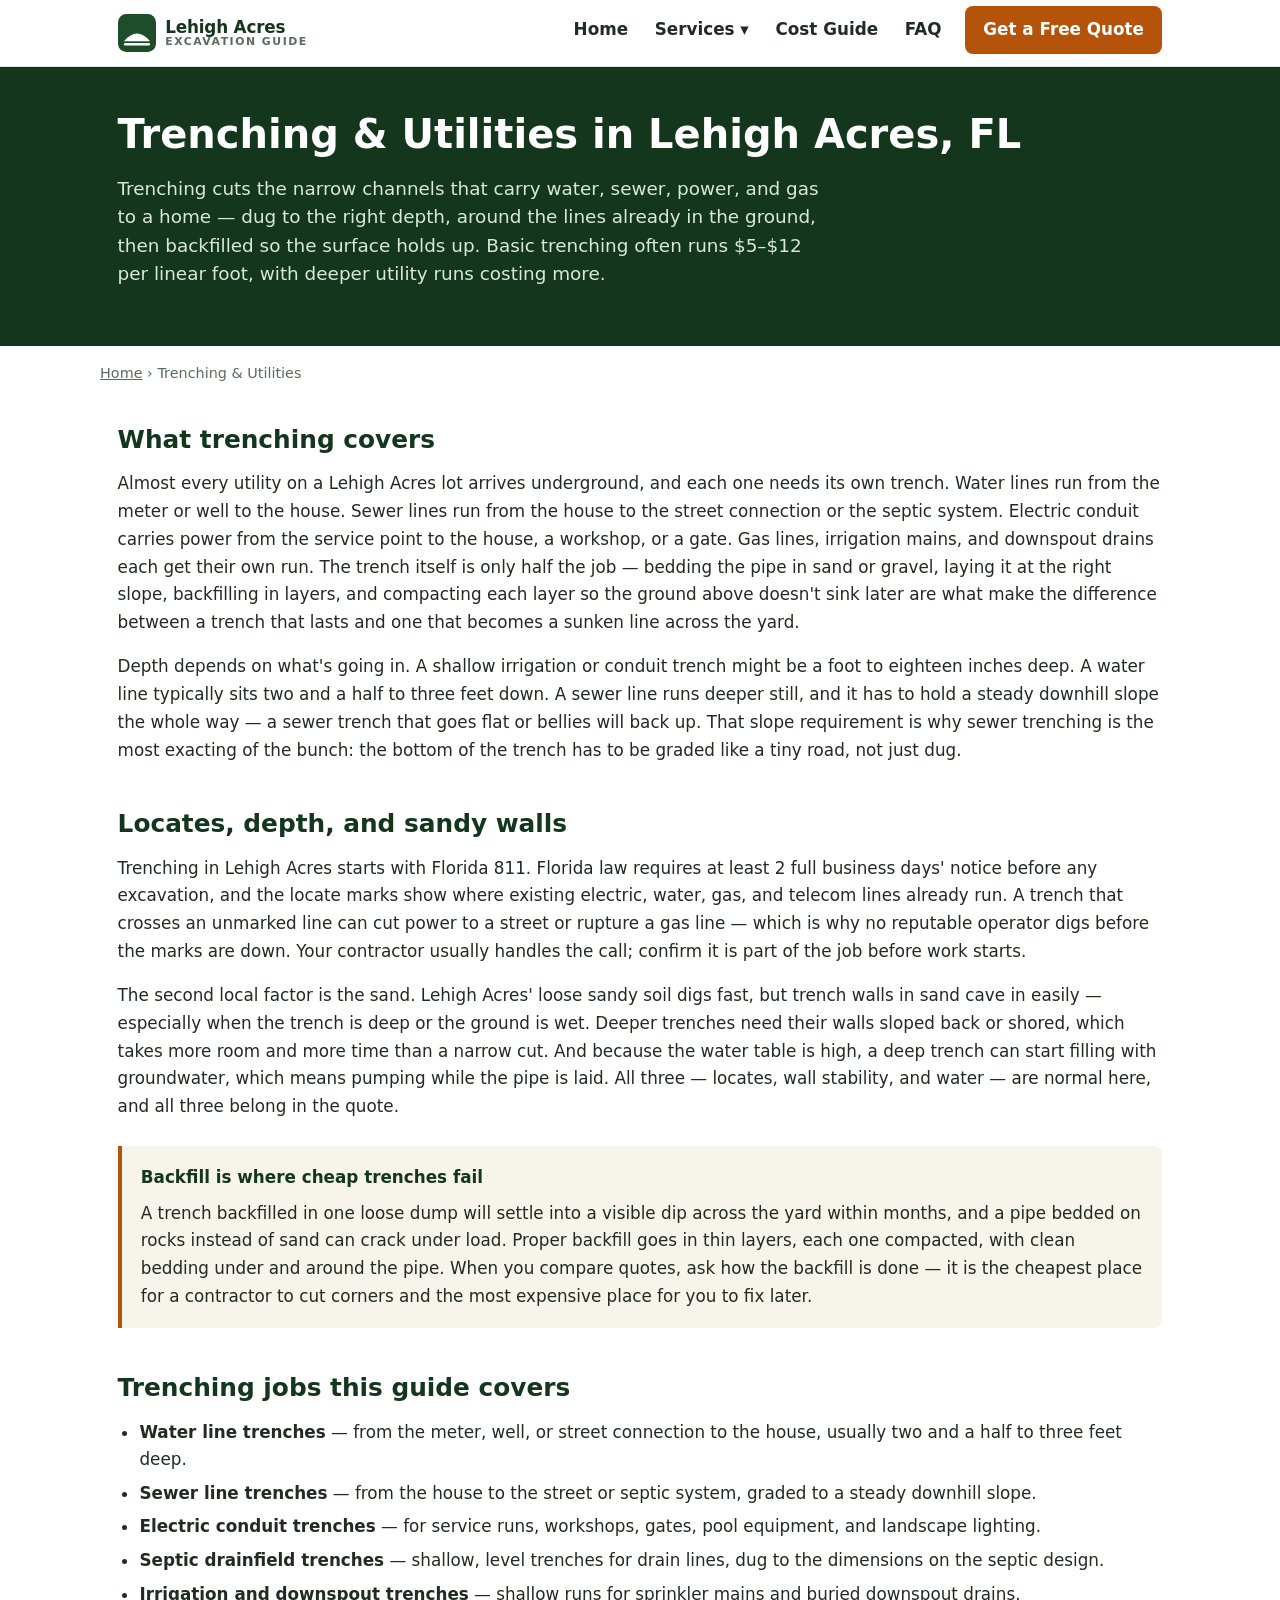
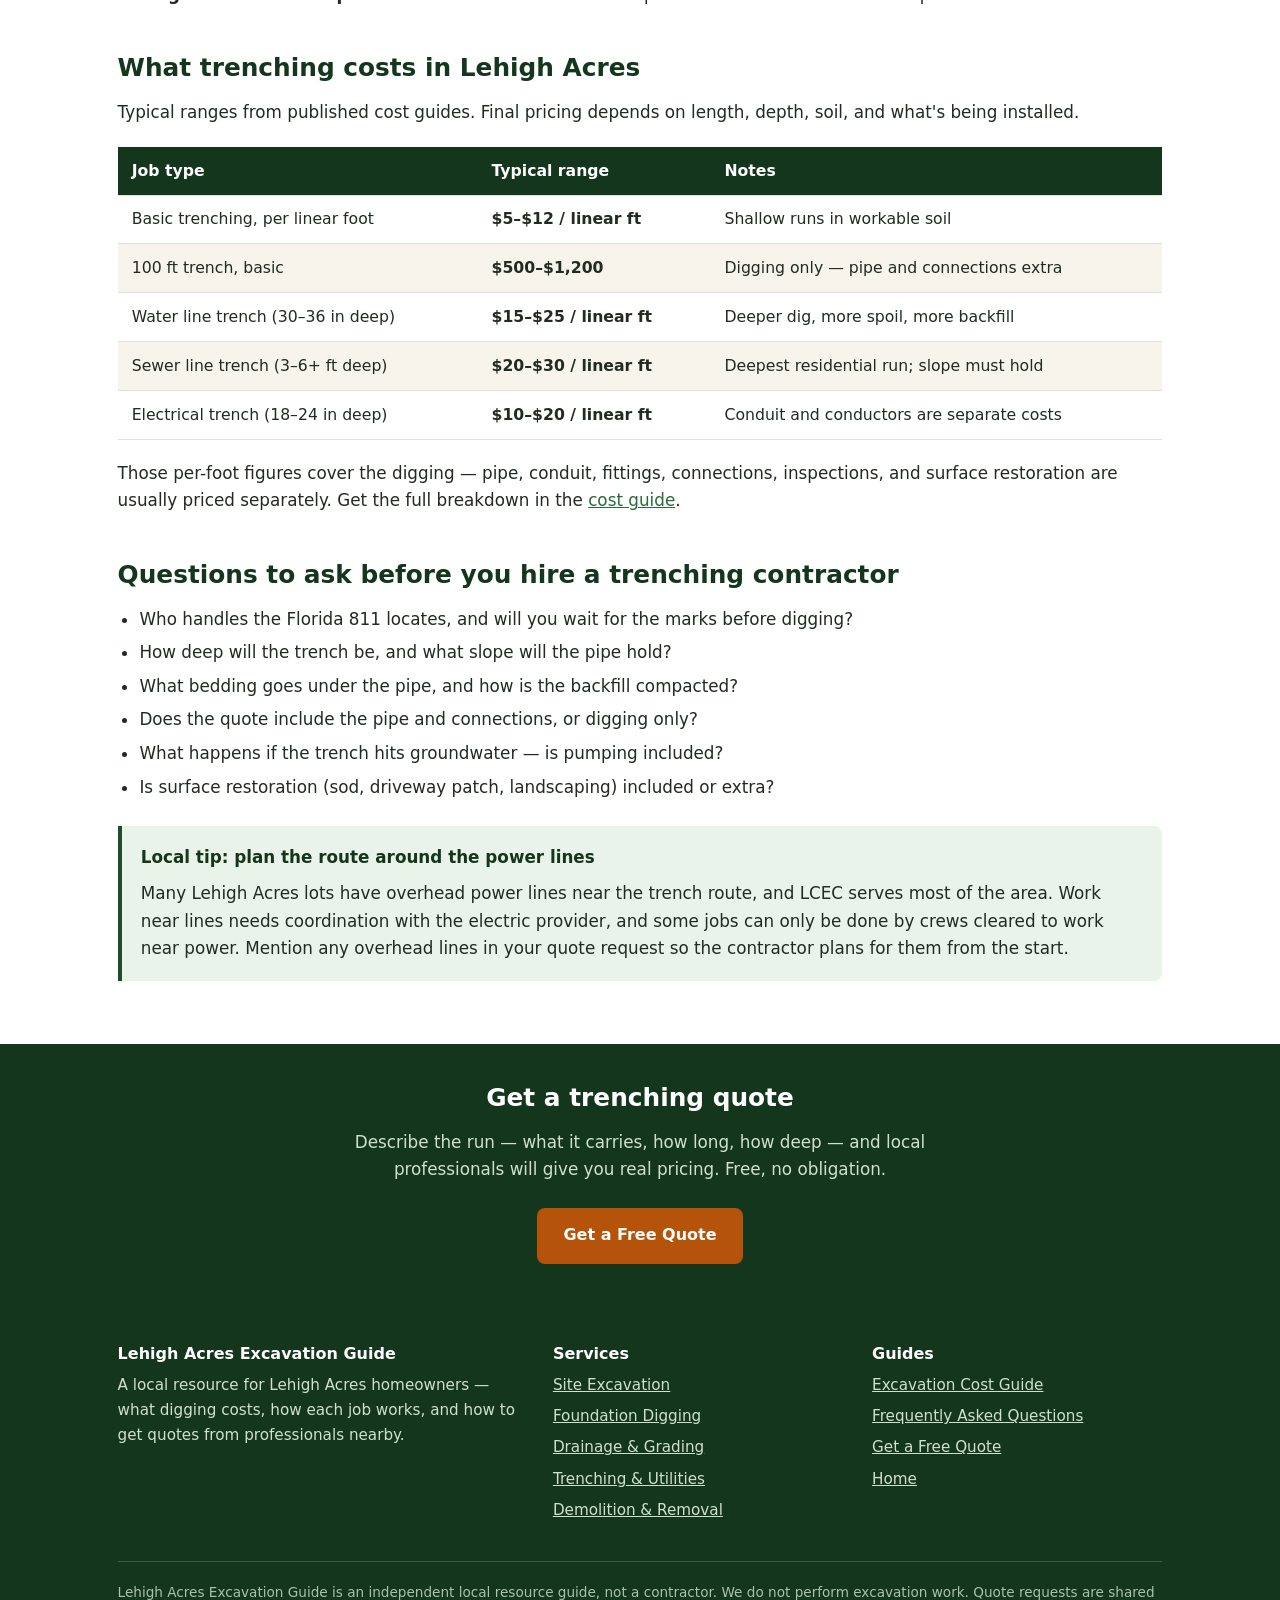
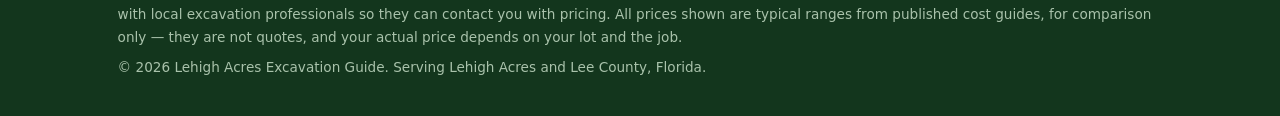
<file: trenching-utilities.html>
<!DOCTYPE html>
<html lang="en">
<head>
  <meta charset="UTF-8">
  <meta name="viewport" content="width=device-width, initial-scale=1.0">
  <title>Trenching &amp; Utilities in Lehigh Acres, FL | Water, Sewer &amp; Electric</title>
  <meta name="description" content="Trenching and utilities in Lehigh Acres, FL: basic trenching often runs $5–$12 per linear foot. Water, sewer, electric conduit, and septic trenches — locates, depth, and backfill done right.">
  <!-- PLACEHOLDER DOMAIN: replace nhigh723.github.io/lehigh-acres-excavation with the live domain on publish. -->
  <link rel="canonical" href="https://nhigh723.github.io/lehigh-acres-excavation/trenching-utilities.html">
  <link rel="icon" href="data:image/svg+xml,%3Csvg xmlns='http://www.w3.org/2000/svg' viewBox='0 0 64 64'%3E%3Crect width='64' height='64' rx='14' fill='%231e4d2b'/%3E%3Cpath d='M10 46 Q32 20 54 46 Z' fill='white'/%3E%3Crect x='10' y='49' width='44' height='4' rx='2' fill='white'/%3E%3C/svg%3E">
  <link rel="stylesheet" href="css/style.css">
  <script type="application/ld+json">
  {
    "@context": "https://schema.org",
    "@type": "Service",
    "name": "Trenching & Utilities in Lehigh Acres, FL",
    "description": "A local guide to trenching and utility work in Lehigh Acres, Florida — water, sewer, electric, and septic trenches, typical costs, and how to get quotes from local professionals who perform the work.",
    "areaServed": { "@type": "City", "name": "Lehigh Acres", "addressRegion": "FL" },
    "provider": { "@type": "Organization", "name": "Lehigh Acres Excavation Guide", "url": "https://nhigh723.github.io/lehigh-acres-excavation/" }
  }
  </script>
</head>
<body>
  <a class="skip-link" href="#main">Skip to main content</a>

  <header class="site-header">
    <div class="container header-inner">
      <a class="brand" href="index.html" aria-label="Lehigh Acres Excavation Guide — home">
        <svg class="brand-mark" viewBox="0 0 64 64" role="img" aria-hidden="true"><rect width="64" height="64" rx="14" fill="#1e4d2b"/><path d="M10 46 Q32 20 54 46 Z" fill="white"/><rect x="10" y="49" width="44" height="4" rx="2" fill="white"/></svg>
        <span class="brand-text">
          <span class="brand-name">Lehigh Acres</span>
          <span class="brand-tag">Excavation Guide</span>
        </span>
      </a>
      <button class="nav-toggle" type="button" aria-expanded="false" aria-controls="main-nav">
        <span class="nav-toggle-label">Menu</span> &#9776;
      </button>
      <nav class="main-nav" id="main-nav" aria-label="Main navigation">
        <ul>
          <li><a href="index.html">Home</a></li>
          <li class="has-sub">
            <button class="sub-toggle" type="button" aria-expanded="false">Services &#9662;</button>
            <ul class="sub">
              <li><a href="site-excavation.html">Site Excavation</a></li>
              <li><a href="foundation-digging.html">Foundation Digging</a></li>
              <li><a href="drainage-grading.html">Drainage &amp; Grading</a></li>
              <li><a href="trenching-utilities.html" aria-current="page">Trenching &amp; Utilities</a></li>
              <li><a href="demolition-removal.html">Demolition &amp; Removal</a></li>
            </ul>
          </li>
          <li><a href="cost-guide.html">Cost Guide</a></li>
          <li><a href="faq.html">FAQ</a></li>
          <li class="nav-cta"><a href="get-a-quote.html">Get a Free Quote</a></li>
        </ul>
      </nav>
    </div>
  </header>

  <main id="main">
    <section class="hero hero--plain">
      <div class="container">
        <h1>Trenching &amp; Utilities in Lehigh Acres, FL</h1>
        <p class="lede">Trenching cuts the narrow channels that carry water, sewer, power, and gas to a home — dug to the right depth, around the lines already in the ground, then backfilled so the surface holds up. Basic trenching often runs $5–$12 per linear foot, with deeper utility runs costing more.</p>
      </div>
    </section>

    <nav class="container breadcrumbs" aria-label="Breadcrumb"><a href="index.html">Home</a> &rsaquo; Trenching &amp; Utilities</nav>

    <section class="section">
      <div class="container">
        <h2>What trenching covers</h2>
        <p>Almost every utility on a Lehigh Acres lot arrives underground, and each one needs its own trench. Water lines run from the meter or well to the house. Sewer lines run from the house to the street connection or the septic system. Electric conduit carries power from the service point to the house, a workshop, or a gate. Gas lines, irrigation mains, and downspout drains each get their own run. The trench itself is only half the job — bedding the pipe in sand or gravel, laying it at the right slope, backfilling in layers, and compacting each layer so the ground above doesn't sink later are what make the difference between a trench that lasts and one that becomes a sunken line across the yard.</p>
        <p>Depth depends on what's going in. A shallow irrigation or conduit trench might be a foot to eighteen inches deep. A water line typically sits two and a half to three feet down. A sewer line runs deeper still, and it has to hold a steady downhill slope the whole way — a sewer trench that goes flat or bellies will back up. That slope requirement is why sewer trenching is the most exacting of the bunch: the bottom of the trench has to be graded like a tiny road, not just dug.</p>

        <h2>Locates, depth, and sandy walls</h2>
        <p>Trenching in Lehigh Acres starts with Florida 811. Florida law requires at least 2 full business days' notice before any excavation, and the locate marks show where existing electric, water, gas, and telecom lines already run. A trench that crosses an unmarked line can cut power to a street or rupture a gas line — which is why no reputable operator digs before the marks are down. Your contractor usually handles the call; confirm it is part of the job before work starts.</p>
        <p>The second local factor is the sand. Lehigh Acres' loose sandy soil digs fast, but trench walls in sand cave in easily — especially when the trench is deep or the ground is wet. Deeper trenches need their walls sloped back or shored, which takes more room and more time than a narrow cut. And because the water table is high, a deep trench can start filling with groundwater, which means pumping while the pipe is laid. All three — locates, wall stability, and water — are normal here, and all three belong in the quote.</p>

        <div class="callout">
          <p><strong>Backfill is where cheap trenches fail</strong></p>
          <p>A trench backfilled in one loose dump will settle into a visible dip across the yard within months, and a pipe bedded on rocks instead of sand can crack under load. Proper backfill goes in thin layers, each one compacted, with clean bedding under and around the pipe. When you compare quotes, ask how the backfill is done — it is the cheapest place for a contractor to cut corners and the most expensive place for you to fix later.</p>
        </div>

        <h2>Trenching jobs this guide covers</h2>
        <ul>
          <li><strong>Water line trenches</strong> — from the meter, well, or street connection to the house, usually two and a half to three feet deep.</li>
          <li><strong>Sewer line trenches</strong> — from the house to the street or septic system, graded to a steady downhill slope.</li>
          <li><strong>Electric conduit trenches</strong> — for service runs, workshops, gates, pool equipment, and landscape lighting.</li>
          <li><strong>Septic drainfield trenches</strong> — shallow, level trenches for drain lines, dug to the dimensions on the septic design.</li>
          <li><strong>Irrigation and downspout trenches</strong> — shallow runs for sprinkler mains and buried downspout drains.</li>
        </ul>

        <h2>What trenching costs in Lehigh Acres</h2>
        <p>Typical ranges from published cost guides. Final pricing depends on length, depth, soil, and what's being installed.</p>
        <div class="table-wrap">
          <table>
            <thead>
              <tr><th scope="col">Job type</th><th scope="col">Typical range</th><th scope="col">Notes</th></tr>
            </thead>
            <tbody>
              <tr><td>Basic trenching, per linear foot</td><td class="price">$5–$12 / linear ft</td><td>Shallow runs in workable soil</td></tr>
              <tr><td>100 ft trench, basic</td><td class="price">$500–$1,200</td><td>Digging only — pipe and connections extra</td></tr>
              <tr><td>Water line trench (30–36 in deep)</td><td class="price">$15–$25 / linear ft</td><td>Deeper dig, more spoil, more backfill</td></tr>
              <tr><td>Sewer line trench (3–6+ ft deep)</td><td class="price">$20–$30 / linear ft</td><td>Deepest residential run; slope must hold</td></tr>
              <tr><td>Electrical trench (18–24 in deep)</td><td class="price">$10–$20 / linear ft</td><td>Conduit and conductors are separate costs</td></tr>
            </tbody>
          </table>
        </div>
        <p>Those per-foot figures cover the digging — pipe, conduit, fittings, connections, inspections, and surface restoration are usually priced separately. Get the full breakdown in the <a href="cost-guide.html">cost guide</a>.</p>

        <h2>Questions to ask before you hire a trenching contractor</h2>
        <ul>
          <li>Who handles the Florida 811 locates, and will you wait for the marks before digging?</li>
          <li>How deep will the trench be, and what slope will the pipe hold?</li>
          <li>What bedding goes under the pipe, and how is the backfill compacted?</li>
          <li>Does the quote include the pipe and connections, or digging only?</li>
          <li>What happens if the trench hits groundwater — is pumping included?</li>
          <li>Is surface restoration (sod, driveway patch, landscaping) included or extra?</li>
        </ul>

        <div class="callout callout--green">
          <p><strong>Local tip: plan the route around the power lines</strong></p>
          <p>Many Lehigh Acres lots have overhead power lines near the trench route, and LCEC serves most of the area. Work near lines needs coordination with the electric provider, and some jobs can only be done by crews cleared to work near power. Mention any overhead lines in your quote request so the contractor plans for them from the start.</p>
        </div>
      </div>
    </section>

    <section class="cta-band">
      <div class="container">
        <h2>Get a trenching quote</h2>
        <p>Describe the run — what it carries, how long, how deep — and local professionals will give you real pricing. Free, no obligation.</p>
        <a class="btn btn-amber" href="get-a-quote.html">Get a Free Quote</a>
      </div>
    </section>
  </main>

  <footer class="site-footer">
    <div class="container">
      <div class="footer-grid">
        <div>
          <h3>Lehigh Acres Excavation Guide</h3>
          <p>A local resource for Lehigh Acres homeowners — what digging costs, how each job works, and how to get quotes from professionals nearby.</p>
        </div>
        <div>
          <h3>Services</h3>
          <ul>
            <li><a href="site-excavation.html">Site Excavation</a></li>
            <li><a href="foundation-digging.html">Foundation Digging</a></li>
            <li><a href="drainage-grading.html">Drainage &amp; Grading</a></li>
            <li><a href="trenching-utilities.html">Trenching &amp; Utilities</a></li>
            <li><a href="demolition-removal.html">Demolition &amp; Removal</a></li>
          </ul>
        </div>
        <div>
          <h3>Guides</h3>
          <ul>
            <li><a href="cost-guide.html">Excavation Cost Guide</a></li>
            <li><a href="faq.html">Frequently Asked Questions</a></li>
            <li><a href="get-a-quote.html">Get a Free Quote</a></li>
            <li><a href="index.html">Home</a></li>
          </ul>
        </div>
      </div>
      <div class="footer-disclaimer">
        <p>Lehigh Acres Excavation Guide is an independent local resource guide, not a contractor. We do not perform excavation work. Quote requests are shared with local excavation professionals so they can contact you with pricing. All prices shown are typical ranges from published cost guides, for comparison only — they are not quotes, and your actual price depends on your lot and the job.</p>
        <p>&copy; 2026 Lehigh Acres Excavation Guide. Serving Lehigh Acres and Lee County, Florida.</p>
      </div>
    </div>
  </footer>

  <script src="js/main.js"></script>
</body>
</html>
</file>
<file: css/style.css>
/* Lehigh Acres Land Clearing Guide — stylesheet
   Mobile-first, no frameworks, no webfonts (system stack for speed). */

:root {
  --green: #1e4d2b;
  --green-dark: #13361d;
  --green-mid: #2a6b3c;
  --green-light: #eaf3ea;
  --sand: #f7f4ec;
  --tan: #e9e2cf;
  --ink: #212b22;
  --muted: #5c6b5f;
  --line: #dde3da;
  --amber: #b45309;
  --amber-dark: #92400e;
  --white: #ffffff;
  --radius: 10px;
  --max: 1080px;
}

*, *::before, *::after { box-sizing: border-box; }

html { scroll-behavior: smooth; }

body {
  margin: 0;
  font-family: system-ui, -apple-system, "Segoe UI", Roboto, Helvetica, Arial, sans-serif;
  font-size: 1.05rem;
  line-height: 1.65;
  color: var(--ink);
  background: var(--white);
}

img, svg { max-width: 100%; height: auto; }

a { color: var(--green-mid); }
a:hover { color: var(--green-dark); }

h1, h2, h3 {
  line-height: 1.25;
  color: var(--green-dark);
  margin: 0 0 0.6em;
}
h1 { font-size: 2rem; }
h2 { font-size: 1.55rem; margin-top: 1.8em; }
h3 { font-size: 1.2rem; margin-top: 1.4em; }
p { margin: 0 0 1em; }
ul, ol { margin: 0 0 1em; padding-left: 1.3em; }
li { margin-bottom: 0.35em; }

.skip-link {
  position: absolute;
  left: -9999px;
  top: 0;
  background: var(--green-dark);
  color: #fff;
  padding: 0.6em 1em;
  z-index: 100;
}
.skip-link:focus { left: 0; }

.container {
  width: 100%;
  max-width: var(--max);
  margin: 0 auto;
  padding: 0 1.1rem;
}

/* ---------- Header & nav ---------- */

.site-header {
  position: sticky;
  top: 0;
  z-index: 50;
  background: var(--white);
  border-bottom: 1px solid var(--line);
}
.header-inner {
  display: flex;
  align-items: center;
  justify-content: space-between;
  gap: 1rem;
  min-height: 66px;
}
.brand {
  display: flex;
  align-items: center;
  gap: 0.6rem;
  text-decoration: none;
  color: var(--green-dark);
}
.brand-mark { flex: 0 0 auto; width: 38px; height: 38px; }
.brand-text { line-height: 1.1; }
.brand-text .brand-name {
  display: block;
  font-weight: 800;
  font-size: 1.05rem;
  letter-spacing: -0.01em;
}
.brand-text .brand-tag {
  display: block;
  font-size: 0.68rem;
  font-weight: 700;
  letter-spacing: 0.14em;
  text-transform: uppercase;
  color: var(--muted);
}

.nav-toggle {
  display: inline-flex;
  align-items: center;
  gap: 0.4rem;
  background: none;
  border: 1px solid var(--line);
  border-radius: 8px;
  padding: 0.5em 0.8em;
  font: inherit;
  font-size: 0.95rem;
  font-weight: 600;
  color: var(--green-dark);
  cursor: pointer;
}
.nav-toggle:hover { background: var(--green-light); }

.main-nav { display: none; }
.main-nav.open { display: block; }
.main-nav ul {
  list-style: none;
  margin: 0;
  padding: 0.5rem 0 1rem;
}
.main-nav a, .main-nav .sub-toggle {
  display: block;
  padding: 0.65em 0.2em;
  text-decoration: none;
  color: var(--ink);
  font-weight: 600;
  border-bottom: 1px solid var(--line);
}
.main-nav a:hover, .main-nav .sub-toggle:hover { color: var(--green-mid); }
.main-nav a[aria-current="page"] { color: var(--green-mid); }
.main-nav .sub-toggle {
  background: none;
  border: none;
  border-bottom: 1px solid var(--line);
  width: 100%;
  text-align: left;
  font: inherit;
  font-weight: 600;
  cursor: pointer;
  padding: 0.65em 0.2em;
}
.main-nav .sub {
  list-style: none;
  margin: 0;
  padding: 0 0 0 1rem;
  display: block;
}
.main-nav .sub a {
  font-weight: 500;
  color: var(--muted);
  border-bottom: none;
  padding: 0.45em 0.2em;
}
.main-nav .nav-cta a {
  background: var(--amber);
  color: #fff;
  border: none;
  border-radius: 8px;
  text-align: center;
  margin-top: 0.8em;
  padding: 0.75em 1em;
}
.main-nav .nav-cta a:hover { background: var(--amber-dark); color: #fff; }

/* ---------- Hero ---------- */

.hero {
  background: var(--green-dark);
  color: #fff;
  padding: 2.6rem 0 2.4rem;
}
.hero h1 { color: #fff; margin-bottom: 0.4em; }
.hero p.lede {
  font-size: 1.15rem;
  line-height: 1.55;
  color: #d9e8da;
  max-width: 44rem;
  margin-bottom: 1.4em;
}
.hero .btn-row { display: flex; flex-wrap: wrap; gap: 0.8rem; }
.hero .trust-note {
  margin-top: 1.3rem;
  font-size: 0.9rem;
  color: #b8cdb9;
}
.hero--plain { padding: 2.2rem 0 1.8rem; }
.hero--plain .lede { margin-bottom: 0; }

/* ---------- Buttons ---------- */

.btn {
  display: inline-block;
  text-decoration: none;
  font-weight: 700;
  font-size: 1rem;
  padding: 0.8em 1.5em;
  border-radius: 8px;
  border: 2px solid transparent;
  cursor: pointer;
  text-align: center;
}
.btn-amber { background: var(--amber); color: #fff; }
.btn-amber:hover { background: var(--amber-dark); color: #fff; }
.btn-outline-light {
  background: transparent;
  color: #fff;
  border-color: rgba(255,255,255,0.65);
}
.btn-outline-light:hover { background: rgba(255,255,255,0.12); color: #fff; }
.btn-green { background: var(--green); color: #fff; }
.btn-green:hover { background: var(--green-dark); color: #fff; }
.btn-outline-green {
  background: transparent;
  color: var(--green-dark);
  border-color: var(--green);
}
.btn-outline-green:hover { background: var(--green-light); color: var(--green-dark); }

/* ---------- Sections ---------- */

.section { padding: 2.4rem 0; }
.section--sand { background: var(--sand); }
.section--green-light { background: var(--green-light); }
.section h2:first-child { margin-top: 0; }

.lede {
  font-size: 1.15rem;
  line-height: 1.55;
  color: #33413a;
}

/* Service cards */
.cards {
  display: grid;
  grid-template-columns: 1fr;
  gap: 1.1rem;
  margin-top: 1.4rem;
}
.card {
  background: #fff;
  border: 1px solid var(--line);
  border-radius: var(--radius);
  padding: 1.4rem 1.3rem;
  display: flex;
  flex-direction: column;
}
.card h3 { margin-top: 0; }
.card h3 a { text-decoration: none; color: var(--green-dark); }
.card h3 a:hover { color: var(--green-mid); }
.card p { color: var(--muted); flex: 1; }
.card .card-price {
  font-weight: 700;
  color: var(--green-dark);
  margin-bottom: 0.9em;
}
.card--cta {
  background: var(--green-dark);
  border-color: var(--green-dark);
  color: #fff;
  justify-content: center;
}
.card--cta h3 { color: #fff; }
.card--cta p { color: #cfe0cf; }
.card--cta .btn { align-self: flex-start; }

/* Callouts */
.callout {
  background: var(--sand);
  border-left: 4px solid var(--amber);
  border-radius: 0 8px 8px 0;
  padding: 1.1rem 1.2rem;
  margin: 1.5em 0;
}
.callout p { margin-bottom: 0.5em; }
.callout p:last-child { margin-bottom: 0; }
.callout--green {
  background: var(--green-light);
  border-left-color: var(--green);
}
.callout strong { color: var(--green-dark); }

/* Tables */
.table-wrap { overflow-x: auto; margin: 1.2em 0; }
table {
  width: 100%;
  border-collapse: collapse;
  font-size: 0.98rem;
  min-width: 560px;
}
th, td {
  text-align: left;
  padding: 0.7em 0.9em;
  border-bottom: 1px solid var(--line);
  vertical-align: top;
}
thead th {
  background: var(--green-dark);
  color: #fff;
  font-weight: 700;
}
tbody tr:nth-child(even) { background: var(--sand); }
td.price { font-weight: 700; white-space: nowrap; }

/* Steps */
.steps {
  counter-reset: step;
  list-style: none;
  padding: 0;
  display: grid;
  grid-template-columns: 1fr;
  gap: 1.1rem;
  margin-top: 1.4rem;
}
.steps li {
  background: #fff;
  border: 1px solid var(--line);
  border-radius: var(--radius);
  padding: 1.3rem 1.3rem 1.3rem 4.2rem;
  position: relative;
  margin-bottom: 0;
}
.steps li::before {
  counter-increment: step;
  content: counter(step);
  position: absolute;
  left: 1.1rem;
  top: 1.1rem;
  width: 2.1rem;
  height: 2.1rem;
  border-radius: 50%;
  background: var(--green);
  color: #fff;
  font-weight: 800;
  display: flex;
  align-items: center;
  justify-content: center;
}
.steps li strong { display: block; margin-bottom: 0.25em; color: var(--green-dark); }
.steps li p { margin: 0; color: var(--muted); }

/* Two-column split */
.split {
  display: grid;
  grid-template-columns: 1fr;
  gap: 1.6rem;
}

/* FAQ */
.faq-list { margin-top: 1.2rem; }
.faq-list details {
  border: 1px solid var(--line);
  border-radius: var(--radius);
  padding: 1rem 1.2rem;
  margin-bottom: 0.8rem;
  background: #fff;
}
.faq-list summary {
  font-weight: 700;
  color: var(--green-dark);
  cursor: pointer;
  font-size: 1.05rem;
}
.faq-list summary:hover { color: var(--green-mid); }
.faq-list details p { margin: 0.7em 0 0; color: var(--ink); }
.faq-list details p:last-child { margin-bottom: 0.2em; }

/* CTA band */
.cta-band {
  background: var(--green-dark);
  color: #fff;
  padding: 2.4rem 0;
  text-align: center;
}
.cta-band h2 { color: #fff; margin-top: 0; }
.cta-band p { color: #cfe0cf; max-width: 40rem; margin: 0 auto 1.4em; }

/* Breadcrumbs */
.breadcrumbs {
  font-size: 0.9rem;
  color: var(--muted);
  padding: 1rem 0 0;
}
.breadcrumbs a { color: var(--muted); }
.breadcrumbs a:hover { color: var(--green-mid); }

/* ---------- Form ---------- */

.form-wrap {
  background: #fff;
  border: 1px solid var(--line);
  border-radius: var(--radius);
  padding: 1.6rem 1.3rem;
  margin-top: 1.4rem;
}
.form-row { margin-bottom: 1.1rem; }
.form-row label {
  display: block;
  font-weight: 700;
  margin-bottom: 0.35em;
  color: var(--green-dark);
}
.form-row label .req { color: #b91c1c; }
.form-row input,
.form-row select,
.form-row textarea {
  width: 100%;
  font: inherit;
  padding: 0.7em 0.9em;
  border: 1px solid #c3cec3;
  border-radius: 8px;
  background: #fff;
  color: var(--ink);
}
.form-row input:focus,
.form-row select:focus,
.form-row textarea:focus {
  outline: 2px solid var(--green-mid);
  outline-offset: 1px;
  border-color: var(--green-mid);
}
.form-row textarea { min-height: 120px; resize: vertical; }
.form-row .hint { font-size: 0.88rem; color: var(--muted); margin-top: 0.3em; }
.form-row .field-error {
  color: #b91c1c;
  font-size: 0.9rem;
  margin-top: 0.3em;
  display: none;
}
.form-row.invalid input,
.form-row.invalid select,
.form-row.invalid textarea { border-color: #b91c1c; }
.form-row.invalid .field-error { display: block; }
.hp-field { position: absolute; left: -9999px; top: -9999px; height: 0; width: 0; overflow: hidden; }

.form-status {
  border-radius: 8px;
  padding: 1.1rem 1.2rem;
  margin-bottom: 1.2rem;
  display: none;
}
.form-status.show { display: block; }
.form-status--success { background: var(--green-light); border: 1px solid var(--green); }
.form-status--error { background: #fef2f2; border: 1px solid #b91c1c; }
.form-status--info { background: var(--sand); border: 1px solid var(--tan); }
.form-status p { margin-bottom: 0.5em; }
.form-status p:last-child { margin-bottom: 0; }

.quote-summary {
  background: #fff;
  border: 1px solid var(--line);
  border-radius: 8px;
  padding: 1rem 1.1rem;
  font-size: 0.95rem;
  white-space: pre-wrap;
  word-wrap: break-word;
  margin: 0.8em 0;
}
.privacy-note { font-size: 0.9rem; color: var(--muted); margin-top: 1em; }

/* ---------- Footer ---------- */

.site-footer {
  background: var(--green-dark);
  color: #cfe0cf;
  padding: 2.6rem 0 1.8rem;
  font-size: 0.95rem;
}
.footer-grid {
  display: grid;
  grid-template-columns: 1fr;
  gap: 1.8rem;
}
.site-footer h3 { color: #fff; font-size: 1rem; margin-top: 0; }
.site-footer a { color: #cfe0cf; }
.site-footer a:hover { color: #fff; }
.site-footer ul { list-style: none; padding: 0; margin: 0; }
.site-footer li { margin-bottom: 0.4em; }
.footer-disclaimer {
  border-top: 1px solid rgba(255,255,255,0.18);
  margin-top: 2rem;
  padding-top: 1.2rem;
  font-size: 0.85rem;
  color: #a9c2ab;
}
.footer-disclaimer p { margin-bottom: 0.6em; }

/* ---------- Larger screens ---------- */

@media (min-width: 640px) {
  h1 { font-size: 2.5rem; }
  .cards { grid-template-columns: repeat(2, 1fr); }
  .steps { grid-template-columns: repeat(3, 1fr); }
  .steps li { padding: 1.3rem 1.2rem 1.3rem 4rem; }
  .footer-grid { grid-template-columns: repeat(2, 1fr); }
  .form-grid {
    display: grid;
    grid-template-columns: 1fr 1fr;
    gap: 0 1.2rem;
  }
  .form-grid .form-row--wide { grid-column: 1 / -1; }
}

@media (min-width: 900px) {
  .nav-toggle { display: none; }
  .main-nav { display: block; }
  .main-nav ul {
    display: flex;
    align-items: center;
    gap: 0.2rem;
    padding: 0;
  }
  .main-nav a, .main-nav .sub-toggle {
    border-bottom: none;
    padding: 0.6em 0.7em;
    border-radius: 6px;
  }
  .main-nav a:hover, .main-nav .sub-toggle:hover { background: var(--green-light); }
  .main-nav .nav-cta a { margin-top: 0; margin-left: 0.5em; padding: 0.6em 1.1em; }
  .main-nav .nav-cta a:hover { background: var(--amber-dark); }
  .has-sub { position: relative; }
  .main-nav .sub {
    display: none;
    position: absolute;
    top: 100%;
    left: 0;
    min-width: 220px;
    background: #fff;
    border: 1px solid var(--line);
    border-radius: 8px;
    box-shadow: 0 10px 28px rgba(0,0,0,0.12);
    padding: 0.5rem 0;
    z-index: 60;
  }
  .main-nav .sub a { padding: 0.55em 1em; }
  .main-nav .sub a:hover { background: var(--green-light); }
  .has-sub:hover .sub, .has-sub:focus-within .sub, .has-sub.open .sub { display: block; }
  .cards { grid-template-columns: repeat(3, 1fr); }
  .split { grid-template-columns: 1.2fr 1fr; }
  .footer-grid { grid-template-columns: 1.4fr 1fr 1fr; }
  .hero { padding: 3.4rem 0 3rem; }
  .hero--plain { padding: 2.6rem 0 2rem; }
}

@media (prefers-reduced-motion: reduce) {
  html { scroll-behavior: auto; }
}
</file>
